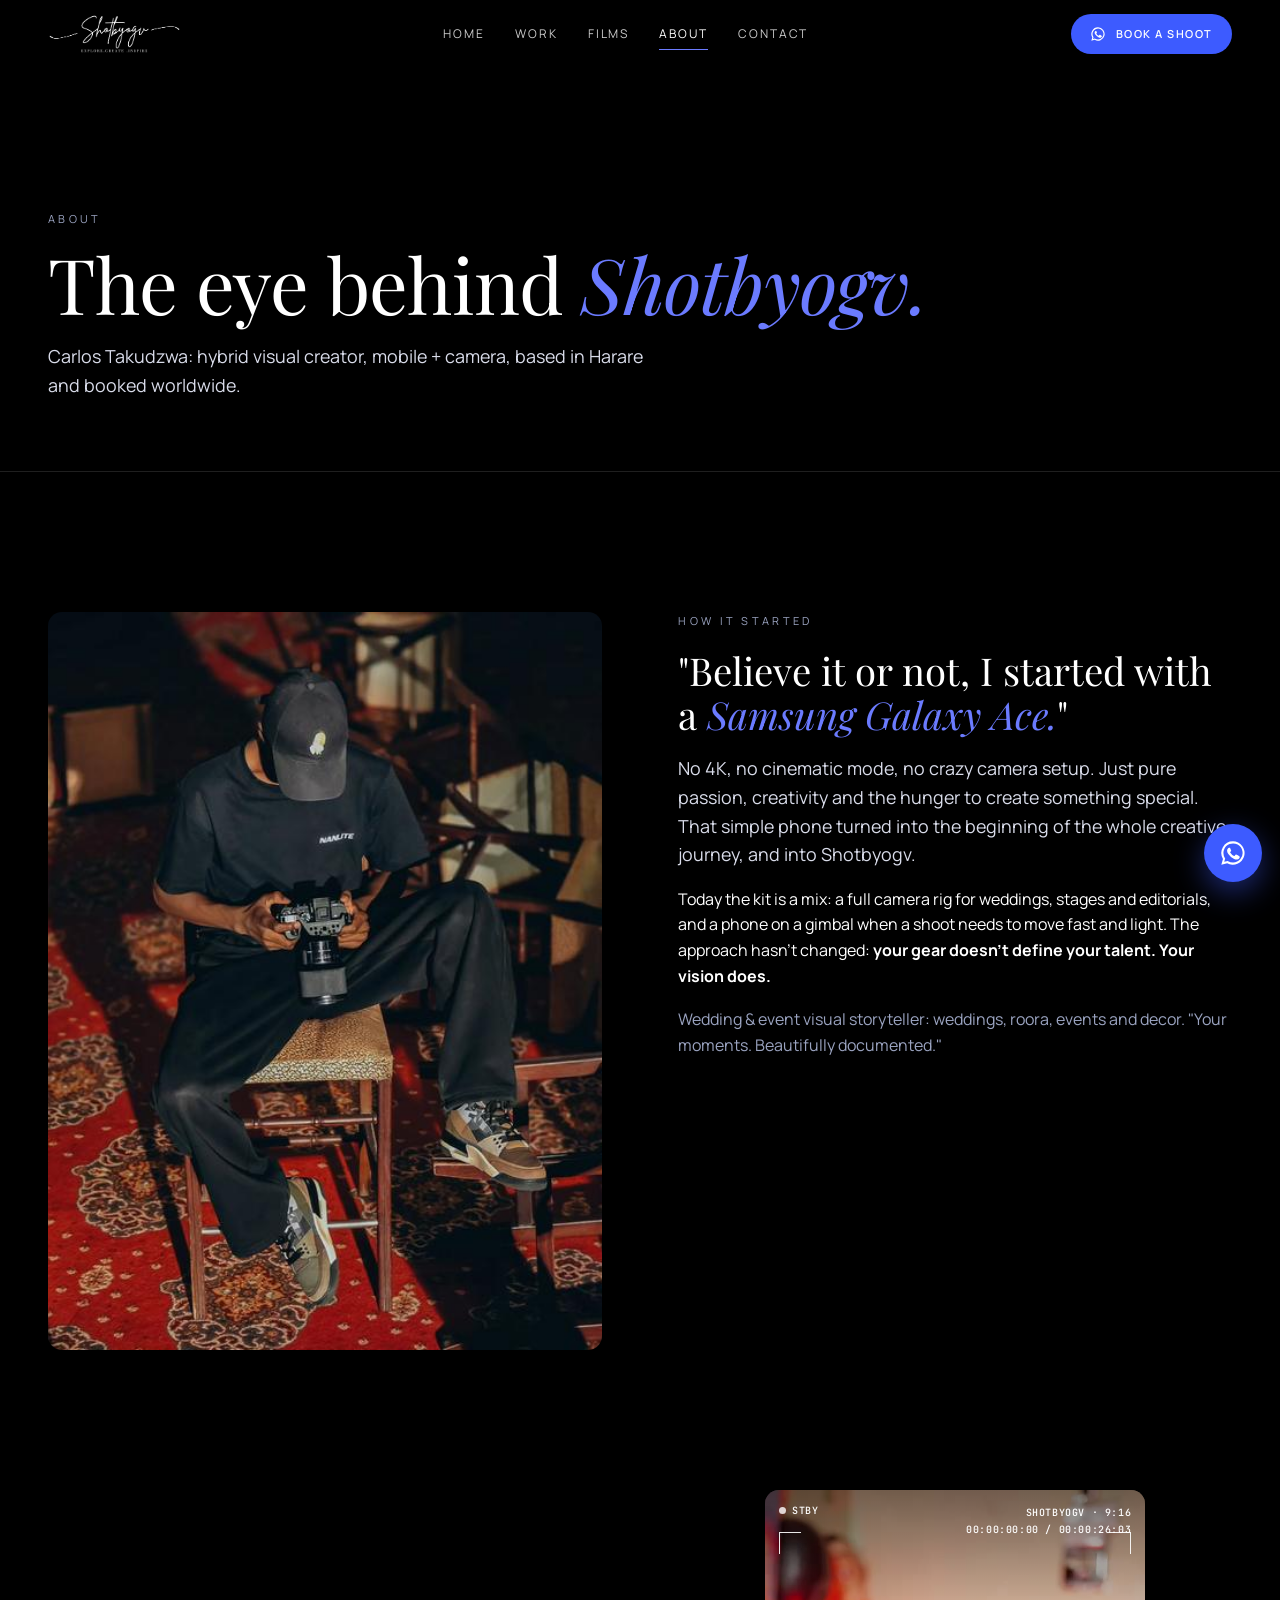
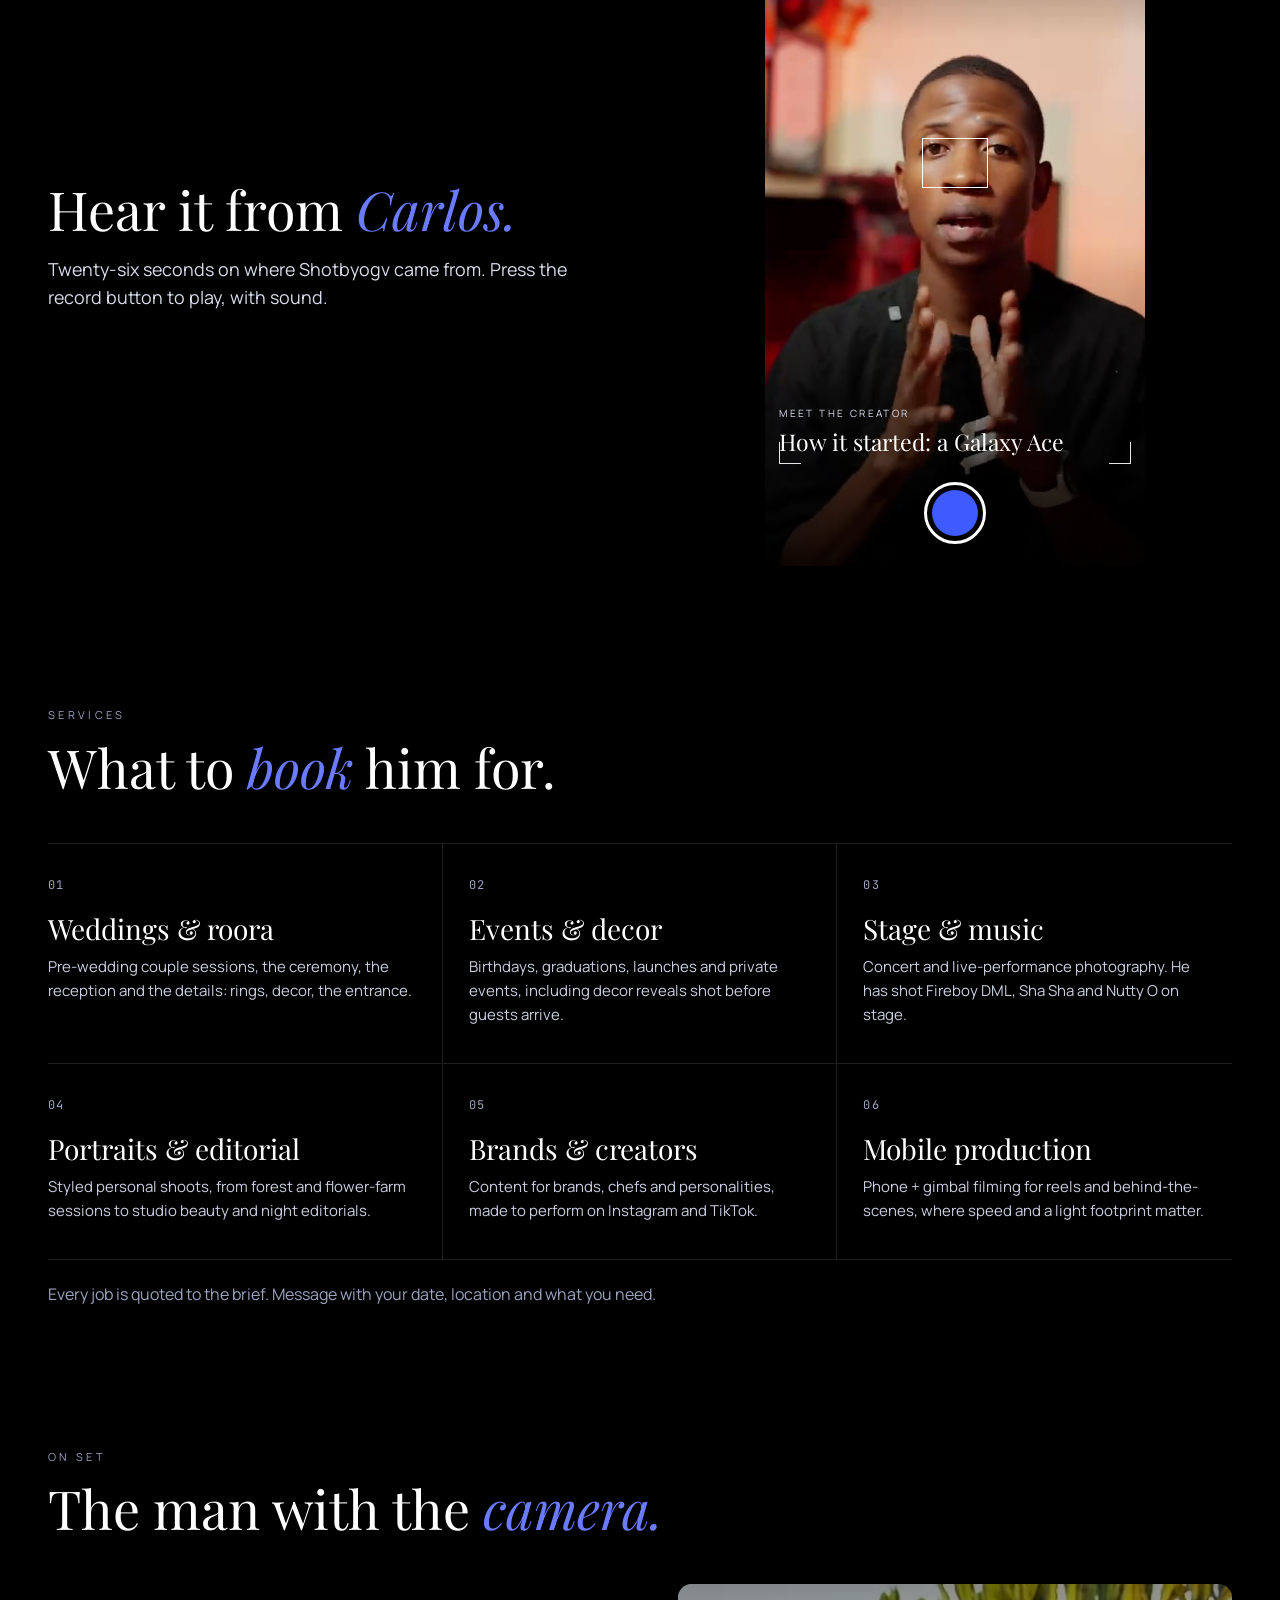
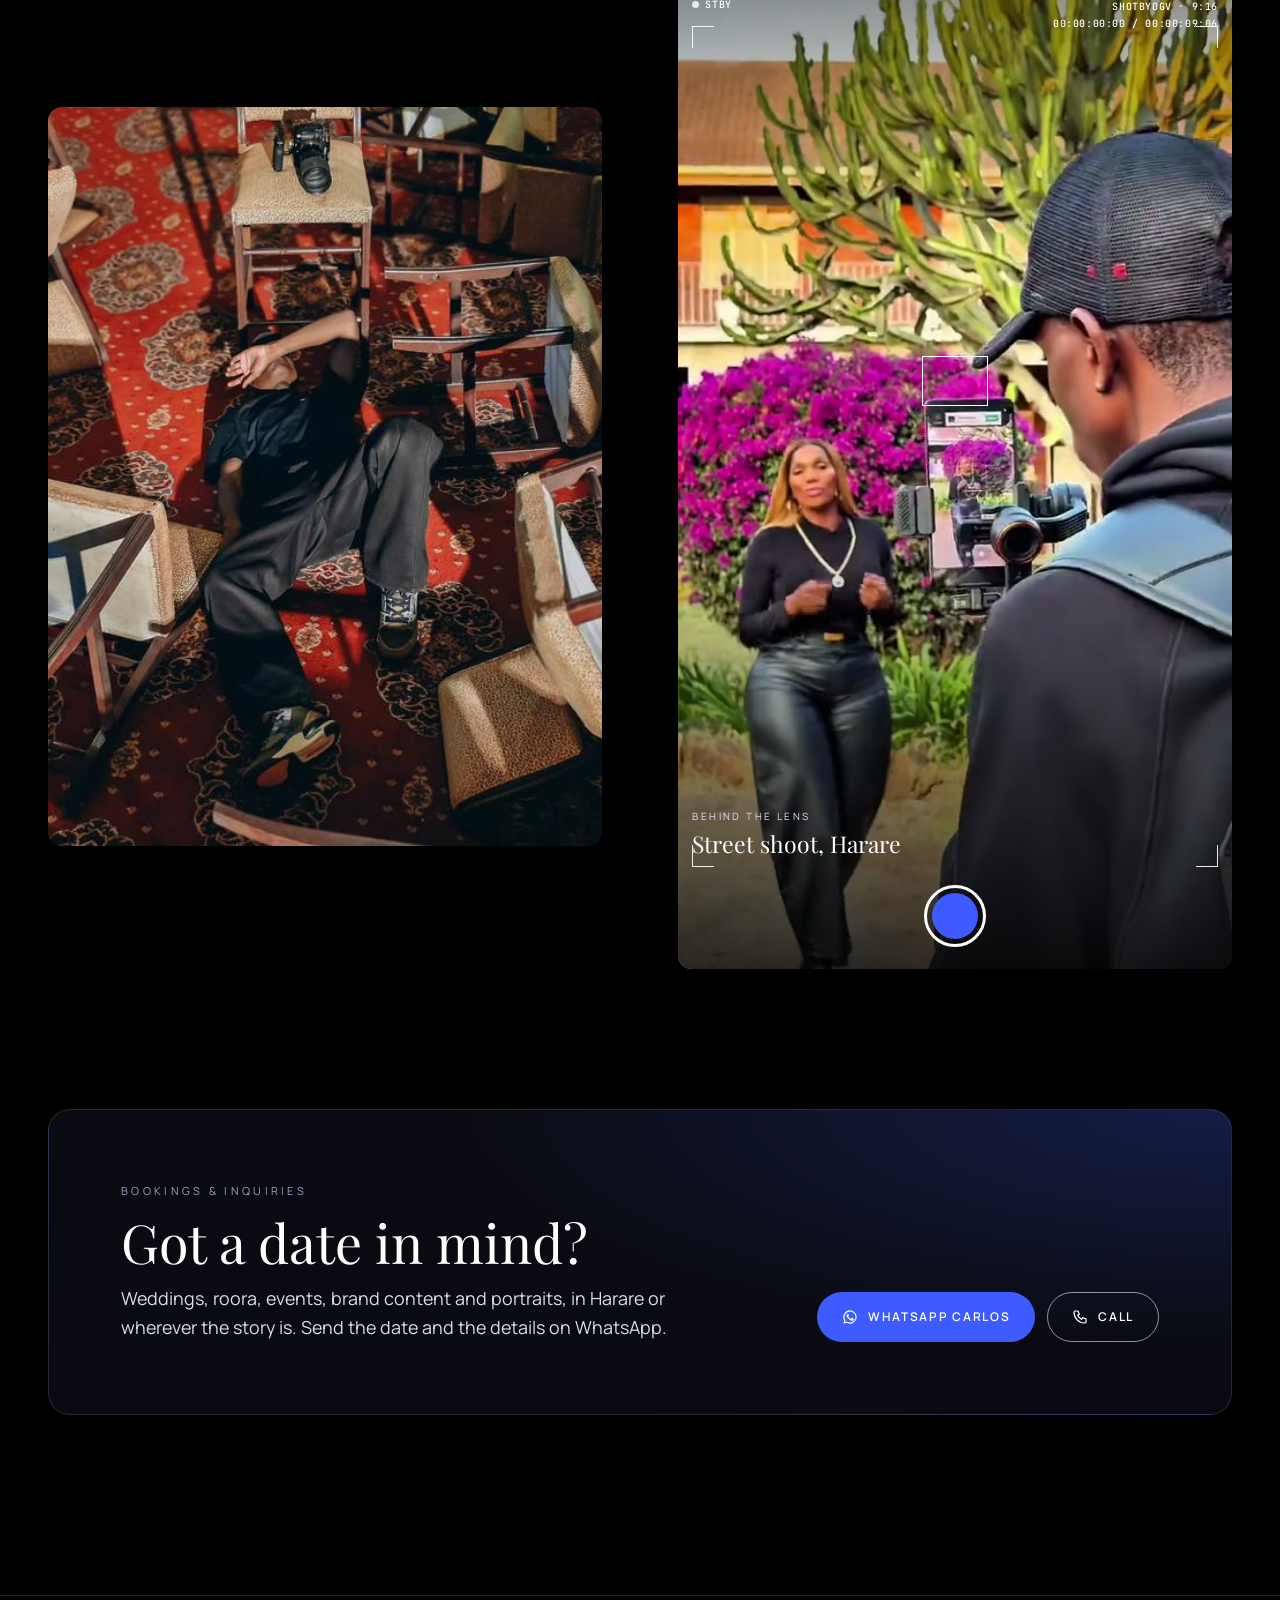
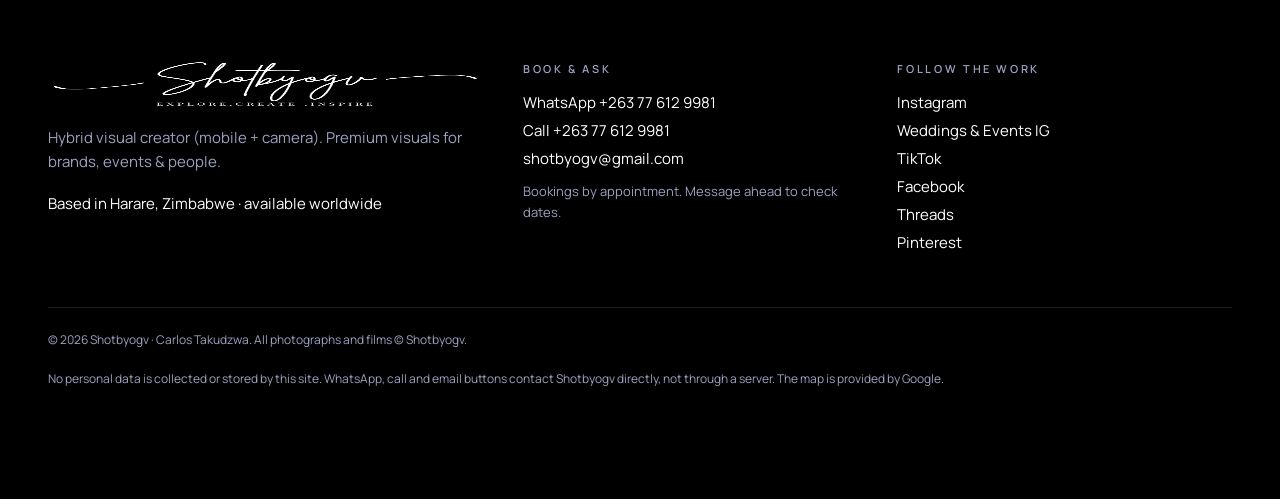
<file: about.html>
<!doctype html>
<html lang="en">
<head>
<meta charset="utf-8">
<meta name="viewport" content="width=device-width, initial-scale=1, viewport-fit=cover">
<title>About Carlos Takudzwa | Shotbyogv, Harare</title>
<meta name="description" content="Carlos Takudzwa is the hybrid visual creator behind Shotbyogv. He started on a Samsung Galaxy Ace and now shoots weddings, events, stages and brands on mobile and camera, from Harare.">
<meta name="theme-color" content="#000000">
<link rel="canonical" href="https://ignatius-kimeu.github.io/storyfront-shotbyogv/about.html">
<meta property="og:type" content="website">
<meta property="og:site_name" content="Shotbyogv">
<meta property="og:title" content="About Carlos Takudzwa | Shotbyogv, Harare">
<meta property="og:description" content="Carlos Takudzwa is the hybrid visual creator behind Shotbyogv. He started on a Samsung Galaxy Ace and now shoots weddings, events, stages and brands on mobile and camera, from Harare.">
<meta property="og:url" content="https://ignatius-kimeu.github.io/storyfront-shotbyogv/about.html">
<meta property="og:image" content="https://ignatius-kimeu.github.io/storyfront-shotbyogv/og-image.jpg">
<meta property="og:image:width" content="1200">
<meta property="og:image:height" content="630">
<meta property="og:image:alt" content="Shotbyogv logo beside a portrait of a smiling woman in an amber kimono">
<meta name="twitter:card" content="summary_large_image">
<meta name="twitter:title" content="About Carlos Takudzwa | Shotbyogv, Harare">
<meta name="twitter:description" content="Carlos Takudzwa is the hybrid visual creator behind Shotbyogv. He started on a Samsung Galaxy Ace and now shoots weddings, events, stages and brands on mobile and camera, from Harare.">
<meta name="twitter:image" content="https://ignatius-kimeu.github.io/storyfront-shotbyogv/og-image.jpg">
<link rel="icon" href="favicon.ico" sizes="any">
<link rel="icon" type="image/png" sizes="192x192" href="images/icon-192.png">
<link rel="apple-touch-icon" href="apple-touch-icon.png">
<link rel="preconnect" href="https://fonts.googleapis.com"><link rel="preconnect" href="https://fonts.gstatic.com" crossorigin>
<link href="https://fonts.googleapis.com/css2?family=Playfair+Display:ital,wght@0,400;0,500;1,400&family=Manrope:wght@400;500;600&family=JetBrains+Mono:wght@500&display=swap" rel="stylesheet">
<link rel="stylesheet" href="css/site.css">
</head>
<body>
<div class="splash" aria-hidden="true"><img src="images/logo-white.png" alt=""></div>
<a class="sr-only" href="#main">Skip to content</a>
<header class="site-header">
  <div class="bar">
    <a class="brand" href="index.html" aria-label="Shotbyogv home"><img src="images/logo-white.png" alt="Shotbyogv" width="723" height="217"></a>
    <nav class="nav" aria-label="Main"><a href="index.html">Home</a><a href="gallery.html">Work</a><a href="films.html">Films</a><a href="about.html" aria-current=page>About</a><a href="contact.html">Contact</a></nav>
    <a class="btn btn-primary btn-sm book" href="https://wa.me/263776129981?text=Hi%20Carlos%2C%20I%20found%20you%20through%20the%20Shotbyogv%20website%20and%20I%27d%20like%20to%20book%20a%20shoot.%0A%0AType%20of%20shoot%20%28wedding%20/%20roora%20/%20event%20/%20brand%20/%20portrait%29%3A%0ADate%3A%0ALocation%3A%0AAnything%20else%3A" target="_blank" rel="noopener"><svg viewBox="0 0 24 24" fill="currentColor" aria-hidden="true"><path d="M12 2a10 10 0 0 0-8.6 15.1L2 22l5-1.3A10 10 0 1 0 12 2Zm0 18.2a8.2 8.2 0 0 1-4.2-1.2l-.3-.2-3 .8.8-2.9-.2-.3A8.2 8.2 0 1 1 12 20.2Zm4.5-6.1c-.2-.1-1.5-.7-1.7-.8s-.4-.1-.6.1-.7.8-.8 1-.3.2-.5.1a6.7 6.7 0 0 1-3.3-2.9c-.3-.4.3-.4.8-1.3a.5.5 0 0 0 0-.5l-.8-1.8c-.2-.5-.4-.4-.6-.4h-.5a1 1 0 0 0-.7.3 3 3 0 0 0-.9 2.2 5.2 5.2 0 0 0 1.1 2.8 11.9 11.9 0 0 0 4.6 4c1.7.7 2.3.8 3.2.7a2.7 2.7 0 0 0 1.8-1.3 2.2 2.2 0 0 0 .1-1.3c0-.1-.2-.2-.4-.3Z"/></svg>Book a shoot</a>
    <button class="menu-btn" data-menu="open" aria-expanded="false" aria-controls="mpanel"><span class="mb-label">Menu</span><span class="mb-icon" aria-hidden="true"><i></i><i></i></span></button>
  </div>
</header>
<div class="mobile-panel" id="mpanel" role="dialog" aria-modal="true" aria-label="Menu" hidden>
  <div class="mp-glow" aria-hidden="true"></div>
  <div class="mp-top">
    <a href="index.html" class="mp-logo"><img src="images/logo-white.png" alt="Shotbyogv home" width="723" height="217"></a>
    <button class="menu-btn mp-close" data-menu="close"><span class="mb-label">Close</span><span class="mb-icon x" aria-hidden="true"><i></i><i></i></span></button>
  </div>
  <div class="mp-meta"><span class="mp-rec"></span>Menu · Harare | Worldwide</div>
  <nav class="mp-nav" aria-label="Mobile"><a class="mi" href="index.html" style="--i:0"><span class="mi-n">01</span><span class="mi-t"><span class="mi-l">Home</span><span class="mi-d">The lens</span></span><span class="mi-ph"><img src="images/thumbs/amber-kimono-2.jpg" alt="" loading="lazy" width="96" height="96"></span></a><a class="mi" href="gallery.html" style="--i:1"><span class="mi-n">02</span><span class="mi-t"><span class="mi-l">Work</span><span class="mi-d">44 frames</span></span><span class="mi-ph"><img src="images/thumbs/pokello-lv-denim.jpg" alt="" loading="lazy" width="96" height="96"></span></a><a class="mi" href="films.html" style="--i:2"><span class="mi-n">03</span><span class="mi-t"><span class="mi-l">Films</span><span class="mi-d">3 short films</span></span><span class="mi-ph"><img src="images/posters/meet-carlos.jpg" alt="" loading="lazy" width="96" height="96"></span></a><a class="mi" href="about.html" style="--i:3" aria-current=page><span class="mi-n">04</span><span class="mi-t"><span class="mi-l">About</span><span class="mi-d">Carlos's story</span></span><span class="mi-ph"><img src="images/thumbs/self-portrait-camera.jpg" alt="" loading="lazy" width="96" height="96"></span></a><a class="mi" href="contact.html" style="--i:4"><span class="mi-n">05</span><span class="mi-t"><span class="mi-l">Contact</span><span class="mi-d">Book a shoot</span></span><span class="mi-ph"><img src="images/thumbs/couple-shawl-1.jpg" alt="" loading="lazy" width="96" height="96"></span></a></nav>
  <div class="mp-foot">
    <div class="mp-ctas"><a class="btn btn-primary" href="https://wa.me/263776129981?text=Hi%20Carlos%2C%20I%20found%20you%20through%20the%20Shotbyogv%20website%20and%20I%27d%20like%20to%20book%20a%20shoot.%0A%0AType%20of%20shoot%20%28wedding%20/%20roora%20/%20event%20/%20brand%20/%20portrait%29%3A%0ADate%3A%0ALocation%3A%0AAnything%20else%3A" target="_blank" rel="noopener"><svg viewBox="0 0 24 24" fill="currentColor" aria-hidden="true"><path d="M12 2a10 10 0 0 0-8.6 15.1L2 22l5-1.3A10 10 0 1 0 12 2Zm0 18.2a8.2 8.2 0 0 1-4.2-1.2l-.3-.2-3 .8.8-2.9-.2-.3A8.2 8.2 0 1 1 12 20.2Zm4.5-6.1c-.2-.1-1.5-.7-1.7-.8s-.4-.1-.6.1-.7.8-.8 1-.3.2-.5.1a6.7 6.7 0 0 1-3.3-2.9c-.3-.4.3-.4.8-1.3a.5.5 0 0 0 0-.5l-.8-1.8c-.2-.5-.4-.4-.6-.4h-.5a1 1 0 0 0-.7.3 3 3 0 0 0-.9 2.2 5.2 5.2 0 0 0 1.1 2.8 11.9 11.9 0 0 0 4.6 4c1.7.7 2.3.8 3.2.7a2.7 2.7 0 0 0 1.8-1.3 2.2 2.2 0 0 0 .1-1.3c0-.1-.2-.2-.4-.3Z"/></svg>WhatsApp</a><a class="btn btn-ghost" href="tel:+263776129981"><svg viewBox="0 0 24 24" fill="none" stroke="currentColor" stroke-width="1.8" aria-hidden="true"><path d="M5 3h4l2 5-2.5 1.5a11 11 0 0 0 6 6L16 13l5 2v4a2 2 0 0 1-2 2A16 16 0 0 1 3 5a2 2 0 0 1 2-2Z"/></svg>Call</a></div>
    <div class="mp-social"><a href="https://www.instagram.com/shotbyogv/" target="_blank" rel="noopener">Instagram</a><a href="https://www.tiktok.com/@shotbyogv" target="_blank" rel="noopener">TikTok</a><a href="https://www.facebook.com/search/top?q=Shotbyogv" target="_blank" rel="noopener">Facebook</a></div>
  </div>
</div>
<main id="main">
<section class="page-hero"><div class="wrap">
  <div class="eyebrow rv">About</div>
  <h1 class="display rv">The eye behind <em>Shotbyogv.</em></h1>
  <p class="lede rv">Carlos Takudzwa: hybrid visual creator, mobile + camera, based in Harare and booked worldwide.</p>
</div></section>

<section class="section"><div class="wrap"><div class="split top">
  <div><button class="ph rv" type="button" data-lb data-lb-group="about" data-full="images/self-portrait-camera.jpg" data-title="Carlos Takudzwa" data-note="Self-portrait · the man behind Shotbyogv" aria-label="Open photo: Carlos Takudzwa"><img src="images/thumbs/self-portrait-camera.jpg" alt="Carlos seated among scattered chairs on a red patterned carpet, holding his camera" width="640" height="640" loading="lazy" decoding="async"></button></div>
  <div class="stack">
    <div class="eyebrow rv">How it started</div>
    <p class="quote rv" style="font-size:clamp(26px,3vw,40px)">"Believe it or not, I started with a <em>Samsung Galaxy Ace.</em>"</p>
    <p class="lede rv">No 4K, no cinematic mode, no crazy camera setup. Just pure passion, creativity and the hunger to create something special. That simple phone turned into the beginning of the whole creative journey, and into Shotbyogv.</p>
    <p class="rv">Today the kit is a mix: a full camera rig for weddings, stages and editorials, and a phone on a gimbal when a shoot needs to move fast and light. The approach hasn't changed: <strong>your gear doesn't define your talent. Your vision does.</strong></p>
    <p class="rv muted">Wedding &amp; event visual storyteller: weddings, roora, events and decor. "Your moments. Beautifully documented."</p>
  </div>
</div></div></section>

<section class="section" style="padding-top:0"><div class="wrap"><div class="split">
  <div class="stack">
    <div class="eyebrow rv">In his words</div>
    <h2 class="h2 rv">Hear it from <em>Carlos.</em></h2>
    <p class="lede rv">Twenty-six seconds on where Shotbyogv came from. Press the record button to play, with sound.</p>
  </div>
  <div style="max-width:380px;width:100%;justify-self:center"><div class="vf rv" data-src="videos/meet-carlos.mp4" tabindex="0" role="button" aria-label="Play video: How it started: a Galaxy Ace">
  <img class="poster" src="images/posters/meet-carlos.jpg" alt="Still from the video: Carlos on starting out with nothing but a Samsung Galaxy Ace, and why vision beats gear." loading="lazy" width="576" height="1024">
  <video playsinline preload="none" aria-label="How it started: a Galaxy Ace"></video>
  <div class="scrim"></div>
  <div class="hud" aria-hidden="true">
    <div class="tl"><span class="dot"></span><span class="state">STBY</span></div>
    <div class="tr">SHOTBYOGV · 9:16<br><span class="time">00:00:00:00</span> / 00:00:26:03</div>
    <div class="corner c1"></div><div class="corner c2"></div><div class="corner c3"></div><div class="corner c4"></div><div class="af"></div>
  </div>
  <div class="cap"><small>Meet the creator</small><b>How it started: a Galaxy Ace</b></div>
  <button class="ctl snd" type="button" aria-pressed="true" aria-label="Turn sound off"><svg class="on" viewBox="0 0 24 24" fill="none" stroke="#fff" stroke-width="1.8"><path d="M4 9h4l5-4v14l-5-4H4z"/><path d="M16.5 8.5a5 5 0 0 1 0 7M19 6a8.5 8.5 0 0 1 0 12"/></svg><svg class="off" viewBox="0 0 24 24" fill="none" stroke="#fff" stroke-width="1.8"><path d="M4 9h4l5-4v14l-5-4H4z"/><path d="M17 9l5 6M22 9l-5 6"/></svg></button>
  <span class="rec" aria-hidden="true"></span>
  <button class="ctl fs" type="button" aria-label="Full screen"><svg viewBox="0 0 24 24" fill="none" stroke="#fff" stroke-width="1.8"><path d="M4 9V4h5M20 9V4h-5M4 15v5h5M20 15v5h-5"/></svg></button>
  <div class="prog"></div>
</div></div>
</div></div></section>

<section class="section" style="padding-top:0"><div class="wrap">
  <div class="section-head"><div><div class="eyebrow rv">Services</div><h2 class="h2 rv">What to <em>book</em> him for.</h2></div></div>
  <div class="services">
    <div class="svc rv"><span class="index-num">01</span><h3 class="h3">Weddings &amp; roora</h3><p>Pre-wedding couple sessions, the ceremony, the reception and the details: rings, decor, the entrance.</p></div>
    <div class="svc rv rv-d1"><span class="index-num">02</span><h3 class="h3">Events &amp; decor</h3><p>Birthdays, graduations, launches and private events, including decor reveals shot before guests arrive.</p></div>
    <div class="svc rv rv-d2"><span class="index-num">03</span><h3 class="h3">Stage &amp; music</h3><p>Concert and live-performance photography. He has shot Fireboy DML, Sha Sha and Nutty O on stage.</p></div>
    <div class="svc rv"><span class="index-num">04</span><h3 class="h3">Portraits &amp; editorial</h3><p>Styled personal shoots, from forest and flower-farm sessions to studio beauty and night editorials.</p></div>
    <div class="svc rv rv-d1"><span class="index-num">05</span><h3 class="h3">Brands &amp; creators</h3><p>Content for brands, chefs and personalities, made to perform on Instagram and TikTok.</p></div>
    <div class="svc rv rv-d2"><span class="index-num">06</span><h3 class="h3">Mobile production</h3><p>Phone + gimbal filming for reels and behind-the-scenes, where speed and a light footprint matter.</p></div>
  </div>
  <!-- no public price list anywhere, so pricing is quote-on-request: ask Carlos before adding numbers -->
  <p class="muted rv" style="margin-top:22px">Every job is quoted to the brief. Message with your date, location and what you need.</p>
</div></section>

<section class="section" style="padding-top:0"><div class="wrap">
  <div class="section-head"><div><div class="eyebrow rv">On set</div><h2 class="h2 rv">The man with the <em>camera.</em></h2></div></div>
  <div class="split"><button class="ph rv" type="button" data-lb data-lb-group="about" data-full="images/self-portrait-chairs-1.jpg" data-title="Carlos Takudzwa" data-note="Self-portrait" aria-label="Open photo: Carlos Takudzwa"><img src="images/thumbs/self-portrait-chairs-1.jpg" alt="Carlos lying among overturned chairs on a red patterned carpet, arm over his face" width="640" height="640" loading="lazy" decoding="async"></button><div><div class="vf rv" data-src="videos/behind-the-lens-street.mp4" tabindex="0" role="button" aria-label="Play video: Street shoot, Harare">
  <img class="poster" src="images/posters/behind-the-lens-street.jpg" alt="Still from the video: Gimbal and phone rig on a street shoot in Harare: how the mobile side of Shotbyogv works." loading="lazy" width="576" height="1024">
  <video playsinline preload="none" aria-label="Street shoot, Harare"></video>
  <div class="scrim"></div>
  <div class="hud" aria-hidden="true">
    <div class="tl"><span class="dot"></span><span class="state">STBY</span></div>
    <div class="tr">SHOTBYOGV · 9:16<br><span class="time">00:00:00:00</span> / 00:00:09:06</div>
    <div class="corner c1"></div><div class="corner c2"></div><div class="corner c3"></div><div class="corner c4"></div><div class="af"></div>
  </div>
  <div class="cap"><small>Behind the lens</small><b>Street shoot, Harare</b></div>
  <button class="ctl snd" type="button" aria-pressed="true" aria-label="Turn sound off"><svg class="on" viewBox="0 0 24 24" fill="none" stroke="#fff" stroke-width="1.8"><path d="M4 9h4l5-4v14l-5-4H4z"/><path d="M16.5 8.5a5 5 0 0 1 0 7M19 6a8.5 8.5 0 0 1 0 12"/></svg><svg class="off" viewBox="0 0 24 24" fill="none" stroke="#fff" stroke-width="1.8"><path d="M4 9h4l5-4v14l-5-4H4z"/><path d="M17 9l5 6M22 9l-5 6"/></svg></button>
  <span class="rec" aria-hidden="true"></span>
  <button class="ctl fs" type="button" aria-label="Full screen"><svg viewBox="0 0 24 24" fill="none" stroke="#fff" stroke-width="1.8"><path d="M4 9V4h5M20 9V4h-5M4 15v5h5M20 15v5h-5"/></svg></button>
  <div class="prog"></div>
</div></div></div>
</div></section>
<section class="section" style="padding-top:0"><div class="wrap"><div class="cta-band rv">
  <div><div class="eyebrow">Bookings &amp; inquiries</div><h2 class="h2" style="margin-top:14px">Got a date in mind?</h2><p class="lede" style="margin-top:14px">Weddings, roora, events, brand content and portraits, in Harare or wherever the story is. Send the date and the details on WhatsApp.</p></div>
  <div class="actions"><a class="btn btn-primary" href="https://wa.me/263776129981?text=Hi%20Carlos%2C%20I%20found%20you%20through%20the%20Shotbyogv%20website%20and%20I%27d%20like%20to%20book%20a%20shoot.%0A%0AType%20of%20shoot%20%28wedding%20/%20roora%20/%20event%20/%20brand%20/%20portrait%29%3A%0ADate%3A%0ALocation%3A%0AAnything%20else%3A" target="_blank" rel="noopener"><svg viewBox="0 0 24 24" fill="currentColor" aria-hidden="true"><path d="M12 2a10 10 0 0 0-8.6 15.1L2 22l5-1.3A10 10 0 1 0 12 2Zm0 18.2a8.2 8.2 0 0 1-4.2-1.2l-.3-.2-3 .8.8-2.9-.2-.3A8.2 8.2 0 1 1 12 20.2Zm4.5-6.1c-.2-.1-1.5-.7-1.7-.8s-.4-.1-.6.1-.7.8-.8 1-.3.2-.5.1a6.7 6.7 0 0 1-3.3-2.9c-.3-.4.3-.4.8-1.3a.5.5 0 0 0 0-.5l-.8-1.8c-.2-.5-.4-.4-.6-.4h-.5a1 1 0 0 0-.7.3 3 3 0 0 0-.9 2.2 5.2 5.2 0 0 0 1.1 2.8 11.9 11.9 0 0 0 4.6 4c1.7.7 2.3.8 3.2.7a2.7 2.7 0 0 0 1.8-1.3 2.2 2.2 0 0 0 .1-1.3c0-.1-.2-.2-.4-.3Z"/></svg>WhatsApp Carlos</a><a class="btn btn-ghost" href="tel:+263776129981"><svg viewBox="0 0 24 24" fill="none" stroke="currentColor" stroke-width="1.8" aria-hidden="true"><path d="M5 3h4l2 5-2.5 1.5a11 11 0 0 0 6 6L16 13l5 2v4a2 2 0 0 1-2 2A16 16 0 0 1 3 5a2 2 0 0 1 2-2Z"/></svg>Call</a></div>
</div></div></section>
</main>
<footer class="site-footer">
  <div class="wrap">
    <div class="foot">
      <div class="stack">
        <img src="images/logo-white.png" alt="Shotbyogv, Explore. Create. Inspire." width="723" height="217">
        <p class="muted">Hybrid visual creator (mobile + camera). Premium visuals for brands, events &amp; people.</p>
        <p>Based in Harare, Zimbabwe · available worldwide</p>
      </div>
      <div>
        <h4>Book &amp; ask</h4>
        <a href="https://wa.me/263776129981?text=Hi%20Carlos%2C%20I%20found%20you%20through%20the%20Shotbyogv%20website%20and%20I%27d%20like%20to%20book%20a%20shoot.%0A%0AType%20of%20shoot%20%28wedding%20/%20roora%20/%20event%20/%20brand%20/%20portrait%29%3A%0ADate%3A%0ALocation%3A%0AAnything%20else%3A" target="_blank" rel="noopener">WhatsApp +263 77 612 9981</a>
        <a href="tel:+263776129981">Call +263 77 612 9981</a>
        <a href="mailto:shotbyogv@gmail.com">shotbyogv@gmail.com</a>
        <p class="muted" style="margin-top:10px;font-size:13px">Bookings by appointment. Message ahead to check dates.</p>
      </div>
      <div>
        <h4>Follow the work</h4>
        <a href="https://www.instagram.com/shotbyogv/" target="_blank" rel="noopener">Instagram</a><a href="https://www.instagram.com/shotbyogv.events/" target="_blank" rel="noopener">Weddings & Events IG</a><a href="https://www.tiktok.com/@shotbyogv" target="_blank" rel="noopener">TikTok</a><a href="https://www.facebook.com/search/top?q=Shotbyogv" target="_blank" rel="noopener">Facebook</a><a href="https://www.threads.net/@shotbyogv" target="_blank" rel="noopener">Threads</a><a href="https://pin.it/2QnkyhbTO" target="_blank" rel="noopener">Pinterest</a>
      </div>
    </div>
    <div class="legal">
      <span>© <span id="year">2026</span> Shotbyogv · Carlos Takudzwa. All photographs and films © Shotbyogv.</span>
      <span>No personal data is collected or stored by this site. WhatsApp, call and email buttons contact Shotbyogv directly, not through a server. The map is provided by Google.</span>
    </div>
  </div>
</footer>
<a class="wa-float" href="https://wa.me/263776129981?text=Hi%20Carlos%2C%20I%20found%20you%20through%20the%20Shotbyogv%20website%20and%20I%27d%20like%20to%20book%20a%20shoot.%0A%0AType%20of%20shoot%20%28wedding%20/%20roora%20/%20event%20/%20brand%20/%20portrait%29%3A%0ADate%3A%0ALocation%3A%0AAnything%20else%3A" target="_blank" rel="noopener" aria-label="Chat with Shotbyogv on WhatsApp"><svg viewBox="0 0 24 24" fill="#fff" aria-hidden="true"><path d="M12 2a10 10 0 0 0-8.6 15.1L2 22l5-1.3A10 10 0 1 0 12 2Zm0 18.2a8.2 8.2 0 0 1-4.2-1.2l-.3-.2-3 .8.8-2.9-.2-.3A8.2 8.2 0 1 1 12 20.2Zm4.5-6.1c-.2-.1-1.5-.7-1.7-.8s-.4-.1-.6.1-.7.8-.8 1-.3.2-.5.1a6.7 6.7 0 0 1-3.3-2.9c-.3-.4.3-.4.8-1.3a.5.5 0 0 0 0-.5l-.8-1.8c-.2-.5-.4-.4-.6-.4h-.5a1 1 0 0 0-.7.3 3 3 0 0 0-.9 2.2 5.2 5.2 0 0 0 1.1 2.8 11.9 11.9 0 0 0 4.6 4c1.7.7 2.3.8 3.2.7a2.7 2.7 0 0 0 1.8-1.3 2.2 2.2 0 0 0 .1-1.3c0-.1-.2-.2-.4-.3Z"/></svg></a>
<div class="lb" role="dialog" aria-modal="true" aria-label="Photo viewer">
  <div class="lb-top"><span class="count">01 / 01</span><button class="x" aria-label="Close viewer"><svg viewBox="0 0 24 24" fill="none" stroke="currentColor" stroke-width="1.8" aria-hidden="true"><path d="M6 6l12 12M18 6 6 18"/></svg></button></div>
  <div class="lb-stage"><button class="prev" aria-label="Previous photo"><svg viewBox="0 0 24 24" fill="none" stroke="currentColor" stroke-width="1.8" aria-hidden="true"><path d="M15 5l-7 7 7 7"/></svg></button><img alt=""><button class="next" aria-label="Next photo"><svg viewBox="0 0 24 24" fill="none" stroke="currentColor" stroke-width="1.8" aria-hidden="true"><path d="M9 5l7 7-7 7"/></svg></button></div>
  <div class="lb-cap"><b></b><span></span></div>
</div>
<script src="js/site.js" defer></script>
</body>
</html>
</file>
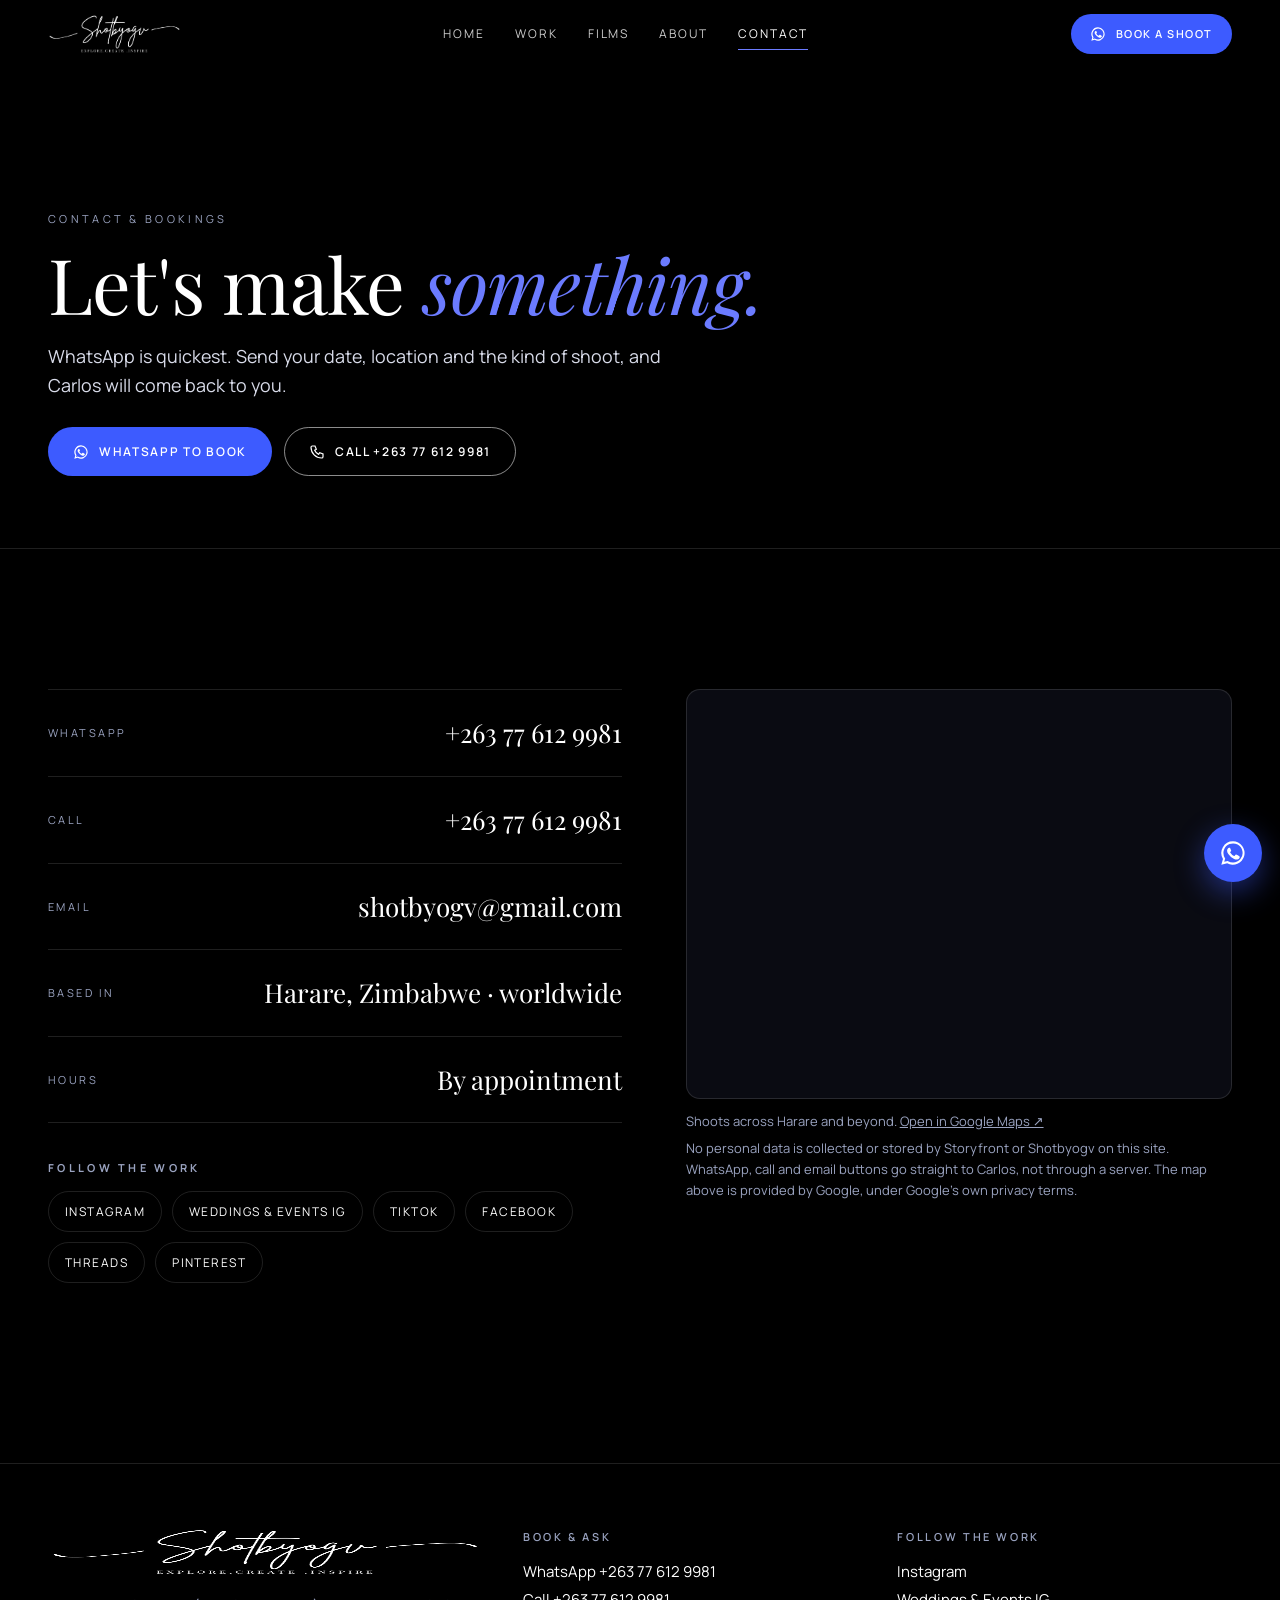
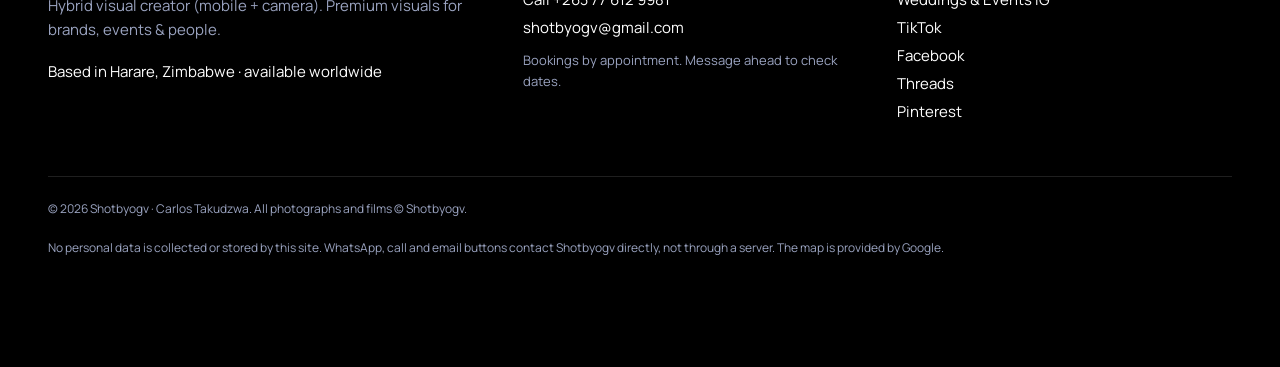
<file: contact.html>
<!doctype html>
<html lang="en">
<head>
<meta charset="utf-8">
<meta name="viewport" content="width=device-width, initial-scale=1, viewport-fit=cover">
<title>Contact &amp; Bookings | Shotbyogv, Harare, Zimbabwe</title>
<meta name="description" content="Book Shotbyogv for weddings, roora, events, brand content and portraits. WhatsApp or call +263 77 612 9981, or email shotbyogv@gmail.com. Based in Harare, available worldwide.">
<meta name="theme-color" content="#000000">
<link rel="canonical" href="https://ignatius-kimeu.github.io/storyfront-shotbyogv/contact.html">
<meta property="og:type" content="website">
<meta property="og:site_name" content="Shotbyogv">
<meta property="og:title" content="Contact &amp; Bookings | Shotbyogv, Harare, Zimbabwe">
<meta property="og:description" content="Book Shotbyogv for weddings, roora, events, brand content and portraits. WhatsApp or call +263 77 612 9981, or email shotbyogv@gmail.com. Based in Harare, available worldwide.">
<meta property="og:url" content="https://ignatius-kimeu.github.io/storyfront-shotbyogv/contact.html">
<meta property="og:image" content="https://ignatius-kimeu.github.io/storyfront-shotbyogv/og-image.jpg">
<meta property="og:image:width" content="1200">
<meta property="og:image:height" content="630">
<meta property="og:image:alt" content="Shotbyogv logo beside a portrait of a smiling woman in an amber kimono">
<meta name="twitter:card" content="summary_large_image">
<meta name="twitter:title" content="Contact &amp; Bookings | Shotbyogv, Harare, Zimbabwe">
<meta name="twitter:description" content="Book Shotbyogv for weddings, roora, events, brand content and portraits. WhatsApp or call +263 77 612 9981, or email shotbyogv@gmail.com. Based in Harare, available worldwide.">
<meta name="twitter:image" content="https://ignatius-kimeu.github.io/storyfront-shotbyogv/og-image.jpg">
<link rel="icon" href="favicon.ico" sizes="any">
<link rel="icon" type="image/png" sizes="192x192" href="images/icon-192.png">
<link rel="apple-touch-icon" href="apple-touch-icon.png">
<link rel="preconnect" href="https://fonts.googleapis.com"><link rel="preconnect" href="https://fonts.gstatic.com" crossorigin>
<link href="https://fonts.googleapis.com/css2?family=Playfair+Display:ital,wght@0,400;0,500;1,400&family=Manrope:wght@400;500;600&family=JetBrains+Mono:wght@500&display=swap" rel="stylesheet">
<link rel="stylesheet" href="css/site.css">
</head>
<body>
<div class="splash" aria-hidden="true"><img src="images/logo-white.png" alt=""></div>
<a class="sr-only" href="#main">Skip to content</a>
<header class="site-header">
  <div class="bar">
    <a class="brand" href="index.html" aria-label="Shotbyogv home"><img src="images/logo-white.png" alt="Shotbyogv" width="723" height="217"></a>
    <nav class="nav" aria-label="Main"><a href="index.html">Home</a><a href="gallery.html">Work</a><a href="films.html">Films</a><a href="about.html">About</a><a href="contact.html" aria-current=page>Contact</a></nav>
    <a class="btn btn-primary btn-sm book" href="https://wa.me/263776129981?text=Hi%20Carlos%2C%20I%20found%20you%20through%20the%20Shotbyogv%20website%20and%20I%27d%20like%20to%20book%20a%20shoot.%0A%0AType%20of%20shoot%20%28wedding%20/%20roora%20/%20event%20/%20brand%20/%20portrait%29%3A%0ADate%3A%0ALocation%3A%0AAnything%20else%3A" target="_blank" rel="noopener"><svg viewBox="0 0 24 24" fill="currentColor" aria-hidden="true"><path d="M12 2a10 10 0 0 0-8.6 15.1L2 22l5-1.3A10 10 0 1 0 12 2Zm0 18.2a8.2 8.2 0 0 1-4.2-1.2l-.3-.2-3 .8.8-2.9-.2-.3A8.2 8.2 0 1 1 12 20.2Zm4.5-6.1c-.2-.1-1.5-.7-1.7-.8s-.4-.1-.6.1-.7.8-.8 1-.3.2-.5.1a6.7 6.7 0 0 1-3.3-2.9c-.3-.4.3-.4.8-1.3a.5.5 0 0 0 0-.5l-.8-1.8c-.2-.5-.4-.4-.6-.4h-.5a1 1 0 0 0-.7.3 3 3 0 0 0-.9 2.2 5.2 5.2 0 0 0 1.1 2.8 11.9 11.9 0 0 0 4.6 4c1.7.7 2.3.8 3.2.7a2.7 2.7 0 0 0 1.8-1.3 2.2 2.2 0 0 0 .1-1.3c0-.1-.2-.2-.4-.3Z"/></svg>Book a shoot</a>
    <button class="menu-btn" data-menu="open" aria-expanded="false" aria-controls="mpanel"><span class="mb-label">Menu</span><span class="mb-icon" aria-hidden="true"><i></i><i></i></span></button>
  </div>
</header>
<div class="mobile-panel" id="mpanel" role="dialog" aria-modal="true" aria-label="Menu" hidden>
  <div class="mp-glow" aria-hidden="true"></div>
  <div class="mp-top">
    <a href="index.html" class="mp-logo"><img src="images/logo-white.png" alt="Shotbyogv home" width="723" height="217"></a>
    <button class="menu-btn mp-close" data-menu="close"><span class="mb-label">Close</span><span class="mb-icon x" aria-hidden="true"><i></i><i></i></span></button>
  </div>
  <div class="mp-meta"><span class="mp-rec"></span>Menu · Harare | Worldwide</div>
  <nav class="mp-nav" aria-label="Mobile"><a class="mi" href="index.html" style="--i:0"><span class="mi-n">01</span><span class="mi-t"><span class="mi-l">Home</span><span class="mi-d">The lens</span></span><span class="mi-ph"><img src="images/thumbs/amber-kimono-2.jpg" alt="" loading="lazy" width="96" height="96"></span></a><a class="mi" href="gallery.html" style="--i:1"><span class="mi-n">02</span><span class="mi-t"><span class="mi-l">Work</span><span class="mi-d">44 frames</span></span><span class="mi-ph"><img src="images/thumbs/pokello-lv-denim.jpg" alt="" loading="lazy" width="96" height="96"></span></a><a class="mi" href="films.html" style="--i:2"><span class="mi-n">03</span><span class="mi-t"><span class="mi-l">Films</span><span class="mi-d">3 short films</span></span><span class="mi-ph"><img src="images/posters/meet-carlos.jpg" alt="" loading="lazy" width="96" height="96"></span></a><a class="mi" href="about.html" style="--i:3"><span class="mi-n">04</span><span class="mi-t"><span class="mi-l">About</span><span class="mi-d">Carlos's story</span></span><span class="mi-ph"><img src="images/thumbs/self-portrait-camera.jpg" alt="" loading="lazy" width="96" height="96"></span></a><a class="mi" href="contact.html" style="--i:4" aria-current=page><span class="mi-n">05</span><span class="mi-t"><span class="mi-l">Contact</span><span class="mi-d">Book a shoot</span></span><span class="mi-ph"><img src="images/thumbs/couple-shawl-1.jpg" alt="" loading="lazy" width="96" height="96"></span></a></nav>
  <div class="mp-foot">
    <div class="mp-ctas"><a class="btn btn-primary" href="https://wa.me/263776129981?text=Hi%20Carlos%2C%20I%20found%20you%20through%20the%20Shotbyogv%20website%20and%20I%27d%20like%20to%20book%20a%20shoot.%0A%0AType%20of%20shoot%20%28wedding%20/%20roora%20/%20event%20/%20brand%20/%20portrait%29%3A%0ADate%3A%0ALocation%3A%0AAnything%20else%3A" target="_blank" rel="noopener"><svg viewBox="0 0 24 24" fill="currentColor" aria-hidden="true"><path d="M12 2a10 10 0 0 0-8.6 15.1L2 22l5-1.3A10 10 0 1 0 12 2Zm0 18.2a8.2 8.2 0 0 1-4.2-1.2l-.3-.2-3 .8.8-2.9-.2-.3A8.2 8.2 0 1 1 12 20.2Zm4.5-6.1c-.2-.1-1.5-.7-1.7-.8s-.4-.1-.6.1-.7.8-.8 1-.3.2-.5.1a6.7 6.7 0 0 1-3.3-2.9c-.3-.4.3-.4.8-1.3a.5.5 0 0 0 0-.5l-.8-1.8c-.2-.5-.4-.4-.6-.4h-.5a1 1 0 0 0-.7.3 3 3 0 0 0-.9 2.2 5.2 5.2 0 0 0 1.1 2.8 11.9 11.9 0 0 0 4.6 4c1.7.7 2.3.8 3.2.7a2.7 2.7 0 0 0 1.8-1.3 2.2 2.2 0 0 0 .1-1.3c0-.1-.2-.2-.4-.3Z"/></svg>WhatsApp</a><a class="btn btn-ghost" href="tel:+263776129981"><svg viewBox="0 0 24 24" fill="none" stroke="currentColor" stroke-width="1.8" aria-hidden="true"><path d="M5 3h4l2 5-2.5 1.5a11 11 0 0 0 6 6L16 13l5 2v4a2 2 0 0 1-2 2A16 16 0 0 1 3 5a2 2 0 0 1 2-2Z"/></svg>Call</a></div>
    <div class="mp-social"><a href="https://www.instagram.com/shotbyogv/" target="_blank" rel="noopener">Instagram</a><a href="https://www.tiktok.com/@shotbyogv" target="_blank" rel="noopener">TikTok</a><a href="https://www.facebook.com/search/top?q=Shotbyogv" target="_blank" rel="noopener">Facebook</a></div>
  </div>
</div>
<main id="main">
<section class="page-hero"><div class="wrap">
  <div class="eyebrow rv">Contact &amp; bookings</div>
  <h1 class="display rv">Let's make <em>something.</em></h1>
  <p class="lede rv">WhatsApp is quickest. Send your date, location and the kind of shoot, and Carlos will come back to you.</p>
  <div class="rv" style="display:flex;gap:12px;flex-wrap:wrap;margin-top:28px"><a class="btn btn-primary" href="https://wa.me/263776129981?text=Hi%20Carlos%2C%20I%20found%20you%20through%20the%20Shotbyogv%20website%20and%20I%27d%20like%20to%20book%20a%20shoot.%0A%0AType%20of%20shoot%20%28wedding%20/%20roora%20/%20event%20/%20brand%20/%20portrait%29%3A%0ADate%3A%0ALocation%3A%0AAnything%20else%3A" target="_blank" rel="noopener"><svg viewBox="0 0 24 24" fill="currentColor" aria-hidden="true"><path d="M12 2a10 10 0 0 0-8.6 15.1L2 22l5-1.3A10 10 0 1 0 12 2Zm0 18.2a8.2 8.2 0 0 1-4.2-1.2l-.3-.2-3 .8.8-2.9-.2-.3A8.2 8.2 0 1 1 12 20.2Zm4.5-6.1c-.2-.1-1.5-.7-1.7-.8s-.4-.1-.6.1-.7.8-.8 1-.3.2-.5.1a6.7 6.7 0 0 1-3.3-2.9c-.3-.4.3-.4.8-1.3a.5.5 0 0 0 0-.5l-.8-1.8c-.2-.5-.4-.4-.6-.4h-.5a1 1 0 0 0-.7.3 3 3 0 0 0-.9 2.2 5.2 5.2 0 0 0 1.1 2.8 11.9 11.9 0 0 0 4.6 4c1.7.7 2.3.8 3.2.7a2.7 2.7 0 0 0 1.8-1.3 2.2 2.2 0 0 0 .1-1.3c0-.1-.2-.2-.4-.3Z"/></svg>WhatsApp to book</a><a class="btn btn-ghost" href="tel:+263776129981"><svg viewBox="0 0 24 24" fill="none" stroke="currentColor" stroke-width="1.8" aria-hidden="true"><path d="M5 3h4l2 5-2.5 1.5a11 11 0 0 0 6 6L16 13l5 2v4a2 2 0 0 1-2 2A16 16 0 0 1 3 5a2 2 0 0 1 2-2Z"/></svg>Call +263 77 612 9981</a></div>
</div></section>
<section class="section"><div class="wrap"><div class="contact-grid">
  <div>
    <div class="c-list rv">
      <a class="c-row" href="https://wa.me/263776129981?text=Hi%20Carlos%2C%20I%20found%20you%20through%20the%20Shotbyogv%20website%20and%20I%27d%20like%20to%20book%20a%20shoot.%0A%0AType%20of%20shoot%20%28wedding%20/%20roora%20/%20event%20/%20brand%20/%20portrait%29%3A%0ADate%3A%0ALocation%3A%0AAnything%20else%3A" target="_blank" rel="noopener"><span>WhatsApp</span><b>+263 77 612 9981</b></a>
      <a class="c-row" href="tel:+263776129981"><span>Call</span><b>+263 77 612 9981</b></a>
      <a class="c-row" href="mailto:shotbyogv@gmail.com"><span>Email</span><b>shotbyogv@gmail.com</b></a>
      <div class="c-row"><span>Based in</span><b>Harare, Zimbabwe · worldwide</b></div>
      <!-- no published hours anywhere (no Google listing either), so we say "by appointment" rather than invent opening times -->
      <div class="c-row"><span>Hours</span><b>By appointment</b></div>
    </div>
    <h2 class="eyebrow rv" style="margin:36px 0 14px">Follow the work</h2>
    <div class="socials rv"><a href="https://www.instagram.com/shotbyogv/" target="_blank" rel="noopener">Instagram</a><a href="https://www.instagram.com/shotbyogv.events/" target="_blank" rel="noopener">Weddings & Events IG</a><a href="https://www.tiktok.com/@shotbyogv" target="_blank" rel="noopener">TikTok</a><a href="https://www.facebook.com/search/top?q=Shotbyogv" target="_blank" rel="noopener">Facebook</a><a href="https://www.threads.net/@shotbyogv" target="_blank" rel="noopener">Threads</a><a href="https://pin.it/2QnkyhbTO" target="_blank" rel="noopener">Pinterest</a></div>
  </div>
  <div class="rv">
    <!-- no Google Business listing or studio address exists, so this is a Harare service-area map (keyless embed, no API key involved) -->
    <div class="map"><iframe title="Map of Harare, Zimbabwe, where Shotbyogv is based" src="https://www.google.com/maps/embed?origin=mfe&amp;pb=!1m3!2m1!1sHarare,+Zimbabwe!6i11" loading="lazy" referrerpolicy="no-referrer-when-downgrade" allowfullscreen></iframe></div>
    <p class="muted" style="margin-top:12px;font-size:13px">Shoots across Harare and beyond. <a href="https://www.google.com/maps/search/?api=1&amp;query=Harare%2C+Zimbabwe" target="_blank" rel="noopener">Open in Google Maps ↗</a></p>
    <p class="muted" style="margin-top:6px;font-size:13px">No personal data is collected or stored by Storyfront or Shotbyogv on this site. WhatsApp, call and email buttons go straight to Carlos, not through a server. The map above is provided by Google, under Google's own privacy terms.</p>
  </div>
</div></div></section>
</main>
<footer class="site-footer">
  <div class="wrap">
    <div class="foot">
      <div class="stack">
        <img src="images/logo-white.png" alt="Shotbyogv, Explore. Create. Inspire." width="723" height="217">
        <p class="muted">Hybrid visual creator (mobile + camera). Premium visuals for brands, events &amp; people.</p>
        <p>Based in Harare, Zimbabwe · available worldwide</p>
      </div>
      <div>
        <h4>Book &amp; ask</h4>
        <a href="https://wa.me/263776129981?text=Hi%20Carlos%2C%20I%20found%20you%20through%20the%20Shotbyogv%20website%20and%20I%27d%20like%20to%20book%20a%20shoot.%0A%0AType%20of%20shoot%20%28wedding%20/%20roora%20/%20event%20/%20brand%20/%20portrait%29%3A%0ADate%3A%0ALocation%3A%0AAnything%20else%3A" target="_blank" rel="noopener">WhatsApp +263 77 612 9981</a>
        <a href="tel:+263776129981">Call +263 77 612 9981</a>
        <a href="mailto:shotbyogv@gmail.com">shotbyogv@gmail.com</a>
        <p class="muted" style="margin-top:10px;font-size:13px">Bookings by appointment. Message ahead to check dates.</p>
      </div>
      <div>
        <h4>Follow the work</h4>
        <a href="https://www.instagram.com/shotbyogv/" target="_blank" rel="noopener">Instagram</a><a href="https://www.instagram.com/shotbyogv.events/" target="_blank" rel="noopener">Weddings & Events IG</a><a href="https://www.tiktok.com/@shotbyogv" target="_blank" rel="noopener">TikTok</a><a href="https://www.facebook.com/search/top?q=Shotbyogv" target="_blank" rel="noopener">Facebook</a><a href="https://www.threads.net/@shotbyogv" target="_blank" rel="noopener">Threads</a><a href="https://pin.it/2QnkyhbTO" target="_blank" rel="noopener">Pinterest</a>
      </div>
    </div>
    <div class="legal">
      <span>© <span id="year">2026</span> Shotbyogv · Carlos Takudzwa. All photographs and films © Shotbyogv.</span>
      <span>No personal data is collected or stored by this site. WhatsApp, call and email buttons contact Shotbyogv directly, not through a server. The map is provided by Google.</span>
    </div>
  </div>
</footer>
<a class="wa-float" href="https://wa.me/263776129981?text=Hi%20Carlos%2C%20I%20found%20you%20through%20the%20Shotbyogv%20website%20and%20I%27d%20like%20to%20book%20a%20shoot.%0A%0AType%20of%20shoot%20%28wedding%20/%20roora%20/%20event%20/%20brand%20/%20portrait%29%3A%0ADate%3A%0ALocation%3A%0AAnything%20else%3A" target="_blank" rel="noopener" aria-label="Chat with Shotbyogv on WhatsApp"><svg viewBox="0 0 24 24" fill="#fff" aria-hidden="true"><path d="M12 2a10 10 0 0 0-8.6 15.1L2 22l5-1.3A10 10 0 1 0 12 2Zm0 18.2a8.2 8.2 0 0 1-4.2-1.2l-.3-.2-3 .8.8-2.9-.2-.3A8.2 8.2 0 1 1 12 20.2Zm4.5-6.1c-.2-.1-1.5-.7-1.7-.8s-.4-.1-.6.1-.7.8-.8 1-.3.2-.5.1a6.7 6.7 0 0 1-3.3-2.9c-.3-.4.3-.4.8-1.3a.5.5 0 0 0 0-.5l-.8-1.8c-.2-.5-.4-.4-.6-.4h-.5a1 1 0 0 0-.7.3 3 3 0 0 0-.9 2.2 5.2 5.2 0 0 0 1.1 2.8 11.9 11.9 0 0 0 4.6 4c1.7.7 2.3.8 3.2.7a2.7 2.7 0 0 0 1.8-1.3 2.2 2.2 0 0 0 .1-1.3c0-.1-.2-.2-.4-.3Z"/></svg></a>
<div class="lb" role="dialog" aria-modal="true" aria-label="Photo viewer">
  <div class="lb-top"><span class="count">01 / 01</span><button class="x" aria-label="Close viewer"><svg viewBox="0 0 24 24" fill="none" stroke="currentColor" stroke-width="1.8" aria-hidden="true"><path d="M6 6l12 12M18 6 6 18"/></svg></button></div>
  <div class="lb-stage"><button class="prev" aria-label="Previous photo"><svg viewBox="0 0 24 24" fill="none" stroke="currentColor" stroke-width="1.8" aria-hidden="true"><path d="M15 5l-7 7 7 7"/></svg></button><img alt=""><button class="next" aria-label="Next photo"><svg viewBox="0 0 24 24" fill="none" stroke="currentColor" stroke-width="1.8" aria-hidden="true"><path d="M9 5l7 7-7 7"/></svg></button></div>
  <div class="lb-cap"><b></b><span></span></div>
</div>
<script src="js/site.js" defer></script>
</body>
</html>
</file>
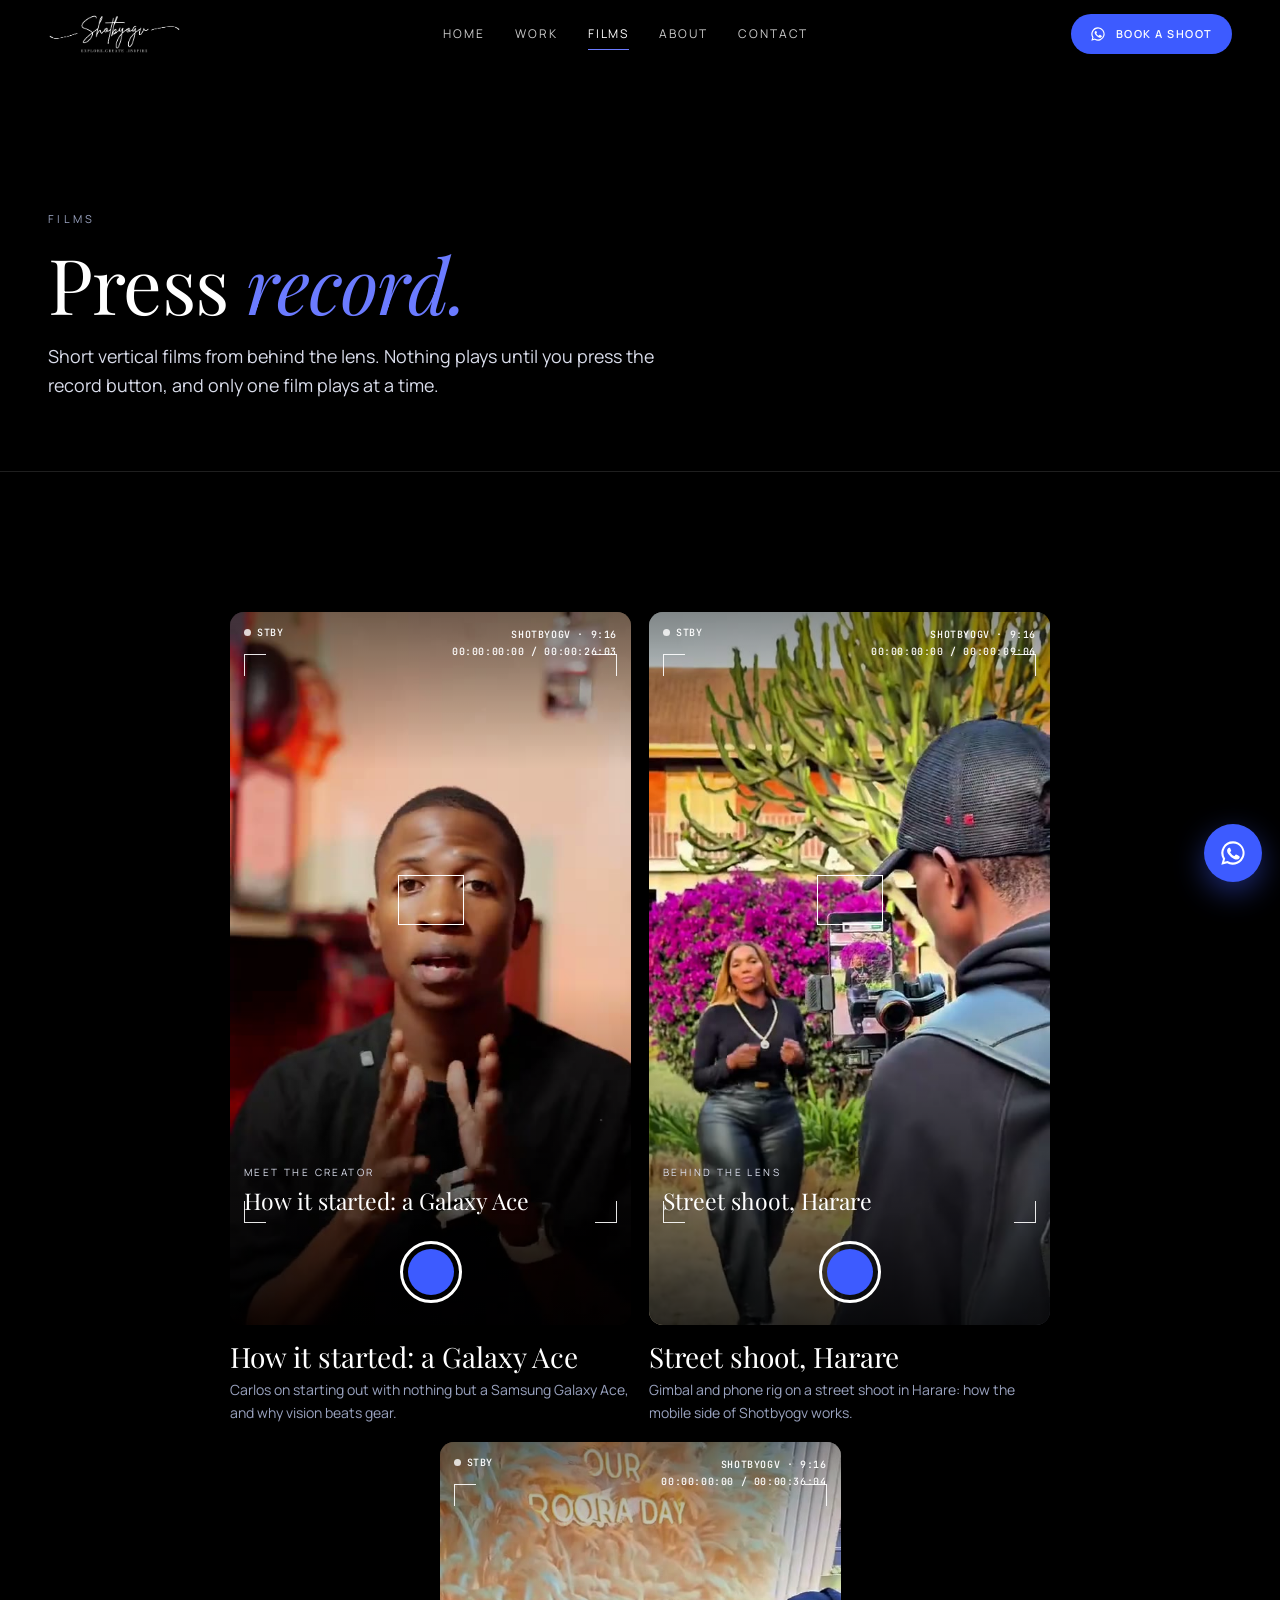
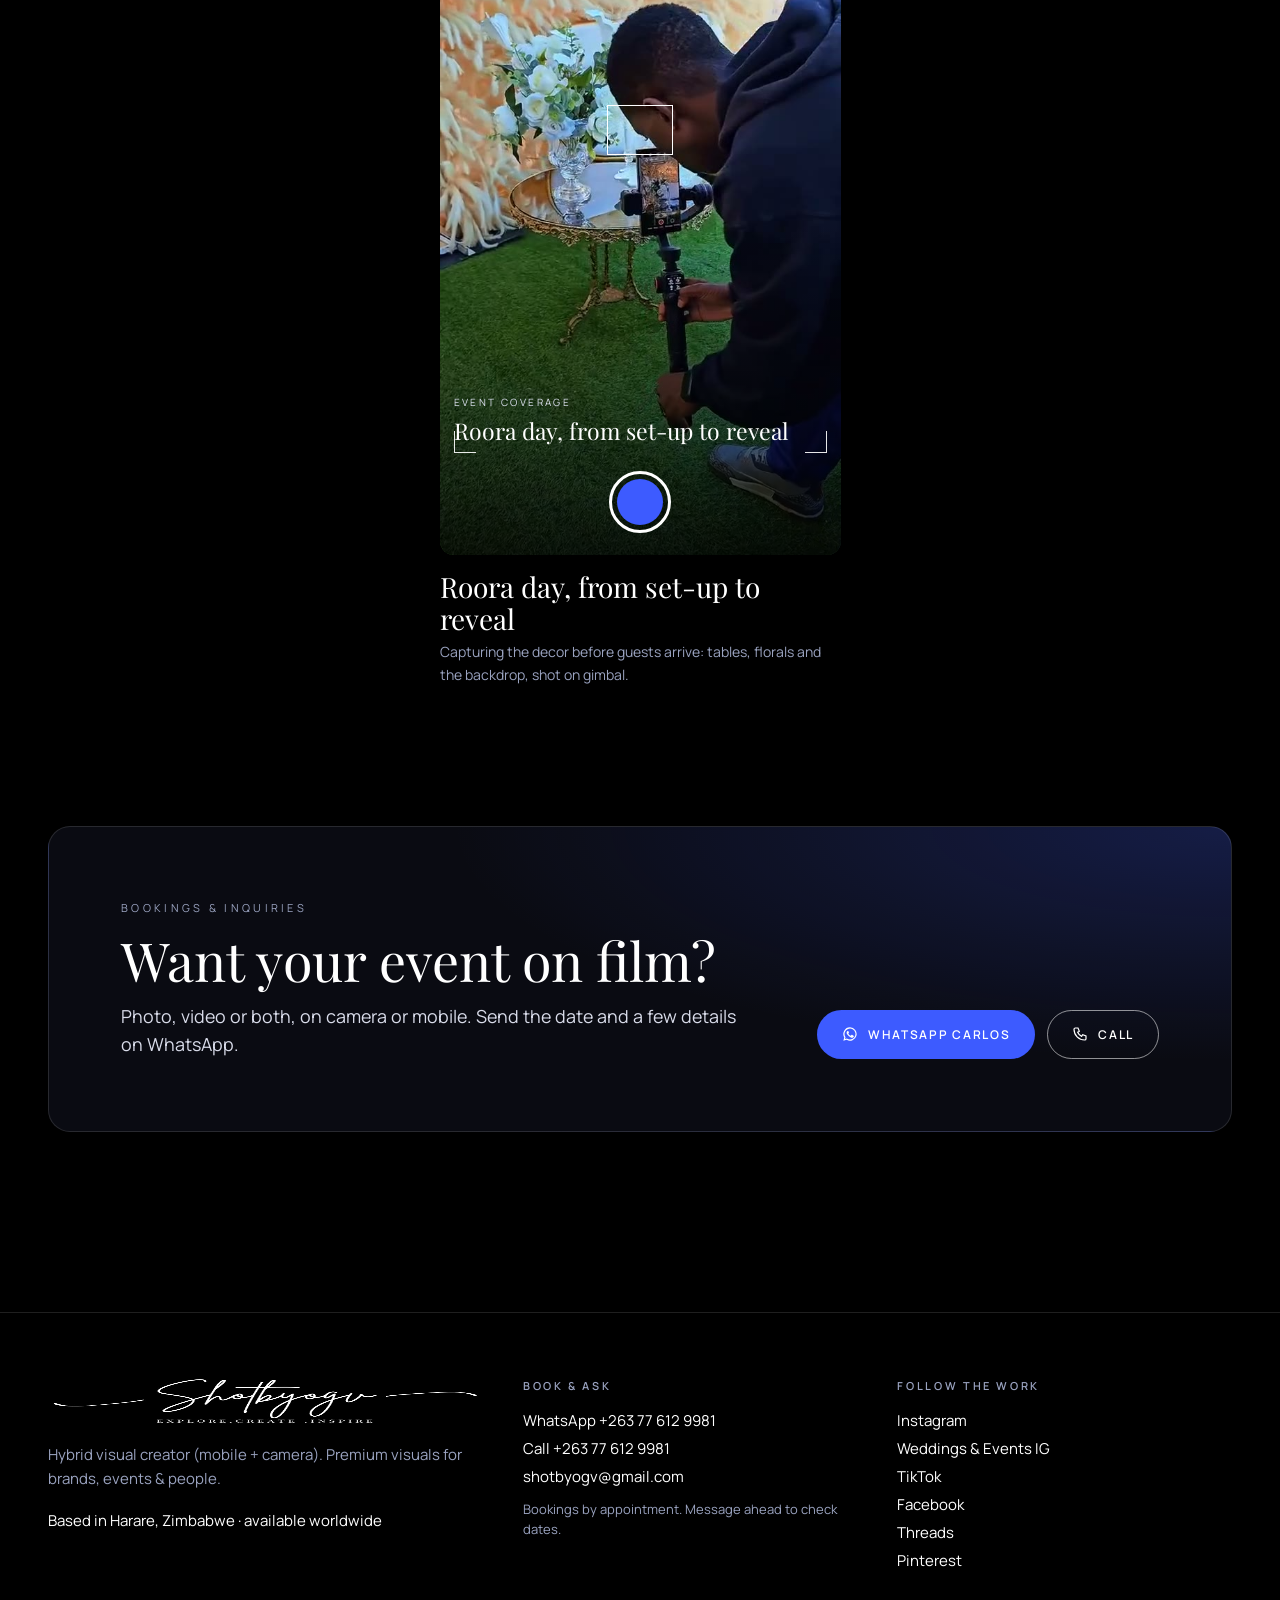
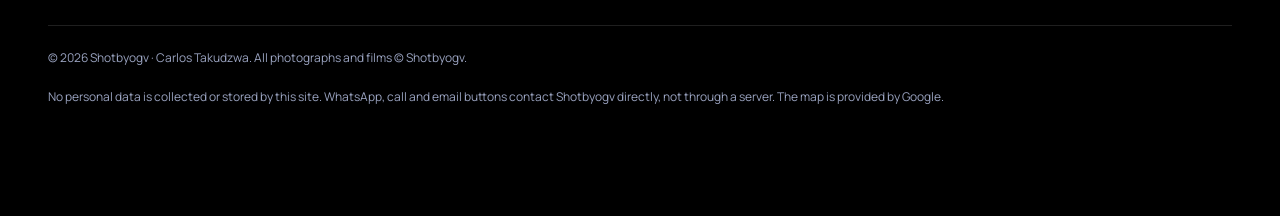
<file: films.html>
<!doctype html>
<html lang="en">
<head>
<meta charset="utf-8">
<meta name="viewport" content="width=device-width, initial-scale=1, viewport-fit=cover">
<title>Films | Shotbyogv Behind-the-Scenes &amp; Event Video, Harare</title>
<meta name="description" content="Short films by Shotbyogv: behind-the-scenes of mobile and gimbal shoots in Harare, roora day decor coverage, and Carlos Takudzwa on how he started on a Samsung Galaxy Ace.">
<meta name="theme-color" content="#000000">
<link rel="canonical" href="https://ignatius-kimeu.github.io/storyfront-shotbyogv/films.html">
<meta property="og:type" content="website">
<meta property="og:site_name" content="Shotbyogv">
<meta property="og:title" content="Films | Shotbyogv Behind-the-Scenes &amp; Event Video, Harare">
<meta property="og:description" content="Short films by Shotbyogv: behind-the-scenes of mobile and gimbal shoots in Harare, roora day decor coverage, and Carlos Takudzwa on how he started on a Samsung Galaxy Ace.">
<meta property="og:url" content="https://ignatius-kimeu.github.io/storyfront-shotbyogv/films.html">
<meta property="og:image" content="https://ignatius-kimeu.github.io/storyfront-shotbyogv/og-image.jpg">
<meta property="og:image:width" content="1200">
<meta property="og:image:height" content="630">
<meta property="og:image:alt" content="Shotbyogv logo beside a portrait of a smiling woman in an amber kimono">
<meta name="twitter:card" content="summary_large_image">
<meta name="twitter:title" content="Films | Shotbyogv Behind-the-Scenes &amp; Event Video, Harare">
<meta name="twitter:description" content="Short films by Shotbyogv: behind-the-scenes of mobile and gimbal shoots in Harare, roora day decor coverage, and Carlos Takudzwa on how he started on a Samsung Galaxy Ace.">
<meta name="twitter:image" content="https://ignatius-kimeu.github.io/storyfront-shotbyogv/og-image.jpg">
<link rel="icon" href="favicon.ico" sizes="any">
<link rel="icon" type="image/png" sizes="192x192" href="images/icon-192.png">
<link rel="apple-touch-icon" href="apple-touch-icon.png">
<link rel="preconnect" href="https://fonts.googleapis.com"><link rel="preconnect" href="https://fonts.gstatic.com" crossorigin>
<link href="https://fonts.googleapis.com/css2?family=Playfair+Display:ital,wght@0,400;0,500;1,400&family=Manrope:wght@400;500;600&family=JetBrains+Mono:wght@500&display=swap" rel="stylesheet">
<link rel="stylesheet" href="css/site.css">
</head>
<body>
<div class="splash" aria-hidden="true"><img src="images/logo-white.png" alt=""></div>
<a class="sr-only" href="#main">Skip to content</a>
<header class="site-header">
  <div class="bar">
    <a class="brand" href="index.html" aria-label="Shotbyogv home"><img src="images/logo-white.png" alt="Shotbyogv" width="723" height="217"></a>
    <nav class="nav" aria-label="Main"><a href="index.html">Home</a><a href="gallery.html">Work</a><a href="films.html" aria-current=page>Films</a><a href="about.html">About</a><a href="contact.html">Contact</a></nav>
    <a class="btn btn-primary btn-sm book" href="https://wa.me/263776129981?text=Hi%20Carlos%2C%20I%20found%20you%20through%20the%20Shotbyogv%20website%20and%20I%27d%20like%20to%20book%20a%20shoot.%0A%0AType%20of%20shoot%20%28wedding%20/%20roora%20/%20event%20/%20brand%20/%20portrait%29%3A%0ADate%3A%0ALocation%3A%0AAnything%20else%3A" target="_blank" rel="noopener"><svg viewBox="0 0 24 24" fill="currentColor" aria-hidden="true"><path d="M12 2a10 10 0 0 0-8.6 15.1L2 22l5-1.3A10 10 0 1 0 12 2Zm0 18.2a8.2 8.2 0 0 1-4.2-1.2l-.3-.2-3 .8.8-2.9-.2-.3A8.2 8.2 0 1 1 12 20.2Zm4.5-6.1c-.2-.1-1.5-.7-1.7-.8s-.4-.1-.6.1-.7.8-.8 1-.3.2-.5.1a6.7 6.7 0 0 1-3.3-2.9c-.3-.4.3-.4.8-1.3a.5.5 0 0 0 0-.5l-.8-1.8c-.2-.5-.4-.4-.6-.4h-.5a1 1 0 0 0-.7.3 3 3 0 0 0-.9 2.2 5.2 5.2 0 0 0 1.1 2.8 11.9 11.9 0 0 0 4.6 4c1.7.7 2.3.8 3.2.7a2.7 2.7 0 0 0 1.8-1.3 2.2 2.2 0 0 0 .1-1.3c0-.1-.2-.2-.4-.3Z"/></svg>Book a shoot</a>
    <button class="menu-btn" data-menu="open" aria-expanded="false" aria-controls="mpanel"><span class="mb-label">Menu</span><span class="mb-icon" aria-hidden="true"><i></i><i></i></span></button>
  </div>
</header>
<div class="mobile-panel" id="mpanel" role="dialog" aria-modal="true" aria-label="Menu" hidden>
  <div class="mp-glow" aria-hidden="true"></div>
  <div class="mp-top">
    <a href="index.html" class="mp-logo"><img src="images/logo-white.png" alt="Shotbyogv home" width="723" height="217"></a>
    <button class="menu-btn mp-close" data-menu="close"><span class="mb-label">Close</span><span class="mb-icon x" aria-hidden="true"><i></i><i></i></span></button>
  </div>
  <div class="mp-meta"><span class="mp-rec"></span>Menu · Harare | Worldwide</div>
  <nav class="mp-nav" aria-label="Mobile"><a class="mi" href="index.html" style="--i:0"><span class="mi-n">01</span><span class="mi-t"><span class="mi-l">Home</span><span class="mi-d">The lens</span></span><span class="mi-ph"><img src="images/thumbs/amber-kimono-2.jpg" alt="" loading="lazy" width="96" height="96"></span></a><a class="mi" href="gallery.html" style="--i:1"><span class="mi-n">02</span><span class="mi-t"><span class="mi-l">Work</span><span class="mi-d">44 frames</span></span><span class="mi-ph"><img src="images/thumbs/pokello-lv-denim.jpg" alt="" loading="lazy" width="96" height="96"></span></a><a class="mi" href="films.html" style="--i:2" aria-current=page><span class="mi-n">03</span><span class="mi-t"><span class="mi-l">Films</span><span class="mi-d">3 short films</span></span><span class="mi-ph"><img src="images/posters/meet-carlos.jpg" alt="" loading="lazy" width="96" height="96"></span></a><a class="mi" href="about.html" style="--i:3"><span class="mi-n">04</span><span class="mi-t"><span class="mi-l">About</span><span class="mi-d">Carlos's story</span></span><span class="mi-ph"><img src="images/thumbs/self-portrait-camera.jpg" alt="" loading="lazy" width="96" height="96"></span></a><a class="mi" href="contact.html" style="--i:4"><span class="mi-n">05</span><span class="mi-t"><span class="mi-l">Contact</span><span class="mi-d">Book a shoot</span></span><span class="mi-ph"><img src="images/thumbs/couple-shawl-1.jpg" alt="" loading="lazy" width="96" height="96"></span></a></nav>
  <div class="mp-foot">
    <div class="mp-ctas"><a class="btn btn-primary" href="https://wa.me/263776129981?text=Hi%20Carlos%2C%20I%20found%20you%20through%20the%20Shotbyogv%20website%20and%20I%27d%20like%20to%20book%20a%20shoot.%0A%0AType%20of%20shoot%20%28wedding%20/%20roora%20/%20event%20/%20brand%20/%20portrait%29%3A%0ADate%3A%0ALocation%3A%0AAnything%20else%3A" target="_blank" rel="noopener"><svg viewBox="0 0 24 24" fill="currentColor" aria-hidden="true"><path d="M12 2a10 10 0 0 0-8.6 15.1L2 22l5-1.3A10 10 0 1 0 12 2Zm0 18.2a8.2 8.2 0 0 1-4.2-1.2l-.3-.2-3 .8.8-2.9-.2-.3A8.2 8.2 0 1 1 12 20.2Zm4.5-6.1c-.2-.1-1.5-.7-1.7-.8s-.4-.1-.6.1-.7.8-.8 1-.3.2-.5.1a6.7 6.7 0 0 1-3.3-2.9c-.3-.4.3-.4.8-1.3a.5.5 0 0 0 0-.5l-.8-1.8c-.2-.5-.4-.4-.6-.4h-.5a1 1 0 0 0-.7.3 3 3 0 0 0-.9 2.2 5.2 5.2 0 0 0 1.1 2.8 11.9 11.9 0 0 0 4.6 4c1.7.7 2.3.8 3.2.7a2.7 2.7 0 0 0 1.8-1.3 2.2 2.2 0 0 0 .1-1.3c0-.1-.2-.2-.4-.3Z"/></svg>WhatsApp</a><a class="btn btn-ghost" href="tel:+263776129981"><svg viewBox="0 0 24 24" fill="none" stroke="currentColor" stroke-width="1.8" aria-hidden="true"><path d="M5 3h4l2 5-2.5 1.5a11 11 0 0 0 6 6L16 13l5 2v4a2 2 0 0 1-2 2A16 16 0 0 1 3 5a2 2 0 0 1 2-2Z"/></svg>Call</a></div>
    <div class="mp-social"><a href="https://www.instagram.com/shotbyogv/" target="_blank" rel="noopener">Instagram</a><a href="https://www.tiktok.com/@shotbyogv" target="_blank" rel="noopener">TikTok</a><a href="https://www.facebook.com/search/top?q=Shotbyogv" target="_blank" rel="noopener">Facebook</a></div>
  </div>
</div>
<main id="main">
<section class="page-hero"><div class="wrap">
  <div class="eyebrow rv">Films</div>
  <h1 class="display rv">Press <em>record.</em></h1>
  <p class="lede rv">Short vertical films from behind the lens. Nothing plays until you press the record button, and only one film plays at a time.</p>
</div></section>
<section class="section"><div class="wrap">
  <div class="films"><article class="film"><div class="vf rv" data-src="videos/meet-carlos.mp4" tabindex="0" role="button" aria-label="Play video: How it started: a Galaxy Ace">
  <img class="poster" src="images/posters/meet-carlos.jpg" alt="Still from the video: Carlos on starting out with nothing but a Samsung Galaxy Ace, and why vision beats gear." loading="lazy" width="576" height="1024">
  <video playsinline preload="none" aria-label="How it started: a Galaxy Ace"></video>
  <div class="scrim"></div>
  <div class="hud" aria-hidden="true">
    <div class="tl"><span class="dot"></span><span class="state">STBY</span></div>
    <div class="tr">SHOTBYOGV · 9:16<br><span class="time">00:00:00:00</span> / 00:00:26:03</div>
    <div class="corner c1"></div><div class="corner c2"></div><div class="corner c3"></div><div class="corner c4"></div><div class="af"></div>
  </div>
  <div class="cap"><small>Meet the creator</small><b>How it started: a Galaxy Ace</b></div>
  <button class="ctl snd" type="button" aria-pressed="true" aria-label="Turn sound off"><svg class="on" viewBox="0 0 24 24" fill="none" stroke="#fff" stroke-width="1.8"><path d="M4 9h4l5-4v14l-5-4H4z"/><path d="M16.5 8.5a5 5 0 0 1 0 7M19 6a8.5 8.5 0 0 1 0 12"/></svg><svg class="off" viewBox="0 0 24 24" fill="none" stroke="#fff" stroke-width="1.8"><path d="M4 9h4l5-4v14l-5-4H4z"/><path d="M17 9l5 6M22 9l-5 6"/></svg></button>
  <span class="rec" aria-hidden="true"></span>
  <button class="ctl fs" type="button" aria-label="Full screen"><svg viewBox="0 0 24 24" fill="none" stroke="#fff" stroke-width="1.8"><path d="M4 9V4h5M20 9V4h-5M4 15v5h5M20 15v5h-5"/></svg></button>
  <div class="prog"></div>
</div><h3 class="h3">How it started: a Galaxy Ace</h3><p>Carlos on starting out with nothing but a Samsung Galaxy Ace, and why vision beats gear.</p></article><article class="film"><div class="vf rv" data-src="videos/behind-the-lens-street.mp4" tabindex="0" role="button" aria-label="Play video: Street shoot, Harare">
  <img class="poster" src="images/posters/behind-the-lens-street.jpg" alt="Still from the video: Gimbal and phone rig on a street shoot in Harare: how the mobile side of Shotbyogv works." loading="lazy" width="576" height="1024">
  <video playsinline preload="none" aria-label="Street shoot, Harare"></video>
  <div class="scrim"></div>
  <div class="hud" aria-hidden="true">
    <div class="tl"><span class="dot"></span><span class="state">STBY</span></div>
    <div class="tr">SHOTBYOGV · 9:16<br><span class="time">00:00:00:00</span> / 00:00:09:06</div>
    <div class="corner c1"></div><div class="corner c2"></div><div class="corner c3"></div><div class="corner c4"></div><div class="af"></div>
  </div>
  <div class="cap"><small>Behind the lens</small><b>Street shoot, Harare</b></div>
  <button class="ctl snd" type="button" aria-pressed="true" aria-label="Turn sound off"><svg class="on" viewBox="0 0 24 24" fill="none" stroke="#fff" stroke-width="1.8"><path d="M4 9h4l5-4v14l-5-4H4z"/><path d="M16.5 8.5a5 5 0 0 1 0 7M19 6a8.5 8.5 0 0 1 0 12"/></svg><svg class="off" viewBox="0 0 24 24" fill="none" stroke="#fff" stroke-width="1.8"><path d="M4 9h4l5-4v14l-5-4H4z"/><path d="M17 9l5 6M22 9l-5 6"/></svg></button>
  <span class="rec" aria-hidden="true"></span>
  <button class="ctl fs" type="button" aria-label="Full screen"><svg viewBox="0 0 24 24" fill="none" stroke="#fff" stroke-width="1.8"><path d="M4 9V4h5M20 9V4h-5M4 15v5h5M20 15v5h-5"/></svg></button>
  <div class="prog"></div>
</div><h3 class="h3">Street shoot, Harare</h3><p>Gimbal and phone rig on a street shoot in Harare: how the mobile side of Shotbyogv works.</p></article><article class="film"><div class="vf rv" data-src="videos/event-decor-setup.mp4" tabindex="0" role="button" aria-label="Play video: Roora day, from set-up to reveal">
  <img class="poster" src="images/posters/event-decor-setup.jpg" alt="Still from the video: Capturing the decor before guests arrive: tables, florals and the backdrop, shot on gimbal." loading="lazy" width="576" height="1024">
  <video playsinline preload="none" aria-label="Roora day, from set-up to reveal"></video>
  <div class="scrim"></div>
  <div class="hud" aria-hidden="true">
    <div class="tl"><span class="dot"></span><span class="state">STBY</span></div>
    <div class="tr">SHOTBYOGV · 9:16<br><span class="time">00:00:00:00</span> / 00:00:36:04</div>
    <div class="corner c1"></div><div class="corner c2"></div><div class="corner c3"></div><div class="corner c4"></div><div class="af"></div>
  </div>
  <div class="cap"><small>Event coverage</small><b>Roora day, from set-up to reveal</b></div>
  <button class="ctl snd" type="button" aria-pressed="true" aria-label="Turn sound off"><svg class="on" viewBox="0 0 24 24" fill="none" stroke="#fff" stroke-width="1.8"><path d="M4 9h4l5-4v14l-5-4H4z"/><path d="M16.5 8.5a5 5 0 0 1 0 7M19 6a8.5 8.5 0 0 1 0 12"/></svg><svg class="off" viewBox="0 0 24 24" fill="none" stroke="#fff" stroke-width="1.8"><path d="M4 9h4l5-4v14l-5-4H4z"/><path d="M17 9l5 6M22 9l-5 6"/></svg></button>
  <span class="rec" aria-hidden="true"></span>
  <button class="ctl fs" type="button" aria-label="Full screen"><svg viewBox="0 0 24 24" fill="none" stroke="#fff" stroke-width="1.8"><path d="M4 9V4h5M20 9V4h-5M4 15v5h5M20 15v5h-5"/></svg></button>
  <div class="prog"></div>
</div><h3 class="h3">Roora day, from set-up to reveal</h3><p>Capturing the decor before guests arrive: tables, florals and the backdrop, shot on gimbal.</p></article></div>
</div></section>
<section class="section" style="padding-top:0"><div class="wrap"><div class="cta-band rv">
  <div><div class="eyebrow">Bookings &amp; inquiries</div><h2 class="h2" style="margin-top:14px">Want your event on film?</h2><p class="lede" style="margin-top:14px">Photo, video or both, on camera or mobile. Send the date and a few details on WhatsApp.</p></div>
  <div class="actions"><a class="btn btn-primary" href="https://wa.me/263776129981?text=Hi%20Carlos%2C%20I%20found%20you%20through%20the%20Shotbyogv%20website%20and%20I%27d%20like%20to%20book%20a%20shoot.%0A%0AType%20of%20shoot%20%28wedding%20/%20roora%20/%20event%20/%20brand%20/%20portrait%29%3A%0ADate%3A%0ALocation%3A%0AAnything%20else%3A" target="_blank" rel="noopener"><svg viewBox="0 0 24 24" fill="currentColor" aria-hidden="true"><path d="M12 2a10 10 0 0 0-8.6 15.1L2 22l5-1.3A10 10 0 1 0 12 2Zm0 18.2a8.2 8.2 0 0 1-4.2-1.2l-.3-.2-3 .8.8-2.9-.2-.3A8.2 8.2 0 1 1 12 20.2Zm4.5-6.1c-.2-.1-1.5-.7-1.7-.8s-.4-.1-.6.1-.7.8-.8 1-.3.2-.5.1a6.7 6.7 0 0 1-3.3-2.9c-.3-.4.3-.4.8-1.3a.5.5 0 0 0 0-.5l-.8-1.8c-.2-.5-.4-.4-.6-.4h-.5a1 1 0 0 0-.7.3 3 3 0 0 0-.9 2.2 5.2 5.2 0 0 0 1.1 2.8 11.9 11.9 0 0 0 4.6 4c1.7.7 2.3.8 3.2.7a2.7 2.7 0 0 0 1.8-1.3 2.2 2.2 0 0 0 .1-1.3c0-.1-.2-.2-.4-.3Z"/></svg>WhatsApp Carlos</a><a class="btn btn-ghost" href="tel:+263776129981"><svg viewBox="0 0 24 24" fill="none" stroke="currentColor" stroke-width="1.8" aria-hidden="true"><path d="M5 3h4l2 5-2.5 1.5a11 11 0 0 0 6 6L16 13l5 2v4a2 2 0 0 1-2 2A16 16 0 0 1 3 5a2 2 0 0 1 2-2Z"/></svg>Call</a></div>
</div></div></section>
</main>
<footer class="site-footer">
  <div class="wrap">
    <div class="foot">
      <div class="stack">
        <img src="images/logo-white.png" alt="Shotbyogv, Explore. Create. Inspire." width="723" height="217">
        <p class="muted">Hybrid visual creator (mobile + camera). Premium visuals for brands, events &amp; people.</p>
        <p>Based in Harare, Zimbabwe · available worldwide</p>
      </div>
      <div>
        <h4>Book &amp; ask</h4>
        <a href="https://wa.me/263776129981?text=Hi%20Carlos%2C%20I%20found%20you%20through%20the%20Shotbyogv%20website%20and%20I%27d%20like%20to%20book%20a%20shoot.%0A%0AType%20of%20shoot%20%28wedding%20/%20roora%20/%20event%20/%20brand%20/%20portrait%29%3A%0ADate%3A%0ALocation%3A%0AAnything%20else%3A" target="_blank" rel="noopener">WhatsApp +263 77 612 9981</a>
        <a href="tel:+263776129981">Call +263 77 612 9981</a>
        <a href="mailto:shotbyogv@gmail.com">shotbyogv@gmail.com</a>
        <p class="muted" style="margin-top:10px;font-size:13px">Bookings by appointment. Message ahead to check dates.</p>
      </div>
      <div>
        <h4>Follow the work</h4>
        <a href="https://www.instagram.com/shotbyogv/" target="_blank" rel="noopener">Instagram</a><a href="https://www.instagram.com/shotbyogv.events/" target="_blank" rel="noopener">Weddings & Events IG</a><a href="https://www.tiktok.com/@shotbyogv" target="_blank" rel="noopener">TikTok</a><a href="https://www.facebook.com/search/top?q=Shotbyogv" target="_blank" rel="noopener">Facebook</a><a href="https://www.threads.net/@shotbyogv" target="_blank" rel="noopener">Threads</a><a href="https://pin.it/2QnkyhbTO" target="_blank" rel="noopener">Pinterest</a>
      </div>
    </div>
    <div class="legal">
      <span>© <span id="year">2026</span> Shotbyogv · Carlos Takudzwa. All photographs and films © Shotbyogv.</span>
      <span>No personal data is collected or stored by this site. WhatsApp, call and email buttons contact Shotbyogv directly, not through a server. The map is provided by Google.</span>
    </div>
  </div>
</footer>
<a class="wa-float" href="https://wa.me/263776129981?text=Hi%20Carlos%2C%20I%20found%20you%20through%20the%20Shotbyogv%20website%20and%20I%27d%20like%20to%20book%20a%20shoot.%0A%0AType%20of%20shoot%20%28wedding%20/%20roora%20/%20event%20/%20brand%20/%20portrait%29%3A%0ADate%3A%0ALocation%3A%0AAnything%20else%3A" target="_blank" rel="noopener" aria-label="Chat with Shotbyogv on WhatsApp"><svg viewBox="0 0 24 24" fill="#fff" aria-hidden="true"><path d="M12 2a10 10 0 0 0-8.6 15.1L2 22l5-1.3A10 10 0 1 0 12 2Zm0 18.2a8.2 8.2 0 0 1-4.2-1.2l-.3-.2-3 .8.8-2.9-.2-.3A8.2 8.2 0 1 1 12 20.2Zm4.5-6.1c-.2-.1-1.5-.7-1.7-.8s-.4-.1-.6.1-.7.8-.8 1-.3.2-.5.1a6.7 6.7 0 0 1-3.3-2.9c-.3-.4.3-.4.8-1.3a.5.5 0 0 0 0-.5l-.8-1.8c-.2-.5-.4-.4-.6-.4h-.5a1 1 0 0 0-.7.3 3 3 0 0 0-.9 2.2 5.2 5.2 0 0 0 1.1 2.8 11.9 11.9 0 0 0 4.6 4c1.7.7 2.3.8 3.2.7a2.7 2.7 0 0 0 1.8-1.3 2.2 2.2 0 0 0 .1-1.3c0-.1-.2-.2-.4-.3Z"/></svg></a>
<div class="lb" role="dialog" aria-modal="true" aria-label="Photo viewer">
  <div class="lb-top"><span class="count">01 / 01</span><button class="x" aria-label="Close viewer"><svg viewBox="0 0 24 24" fill="none" stroke="currentColor" stroke-width="1.8" aria-hidden="true"><path d="M6 6l12 12M18 6 6 18"/></svg></button></div>
  <div class="lb-stage"><button class="prev" aria-label="Previous photo"><svg viewBox="0 0 24 24" fill="none" stroke="currentColor" stroke-width="1.8" aria-hidden="true"><path d="M15 5l-7 7 7 7"/></svg></button><img alt=""><button class="next" aria-label="Next photo"><svg viewBox="0 0 24 24" fill="none" stroke="currentColor" stroke-width="1.8" aria-hidden="true"><path d="M9 5l7 7-7 7"/></svg></button></div>
  <div class="lb-cap"><b></b><span></span></div>
</div>
<script src="js/site.js" defer></script>
</body>
</html>
</file>
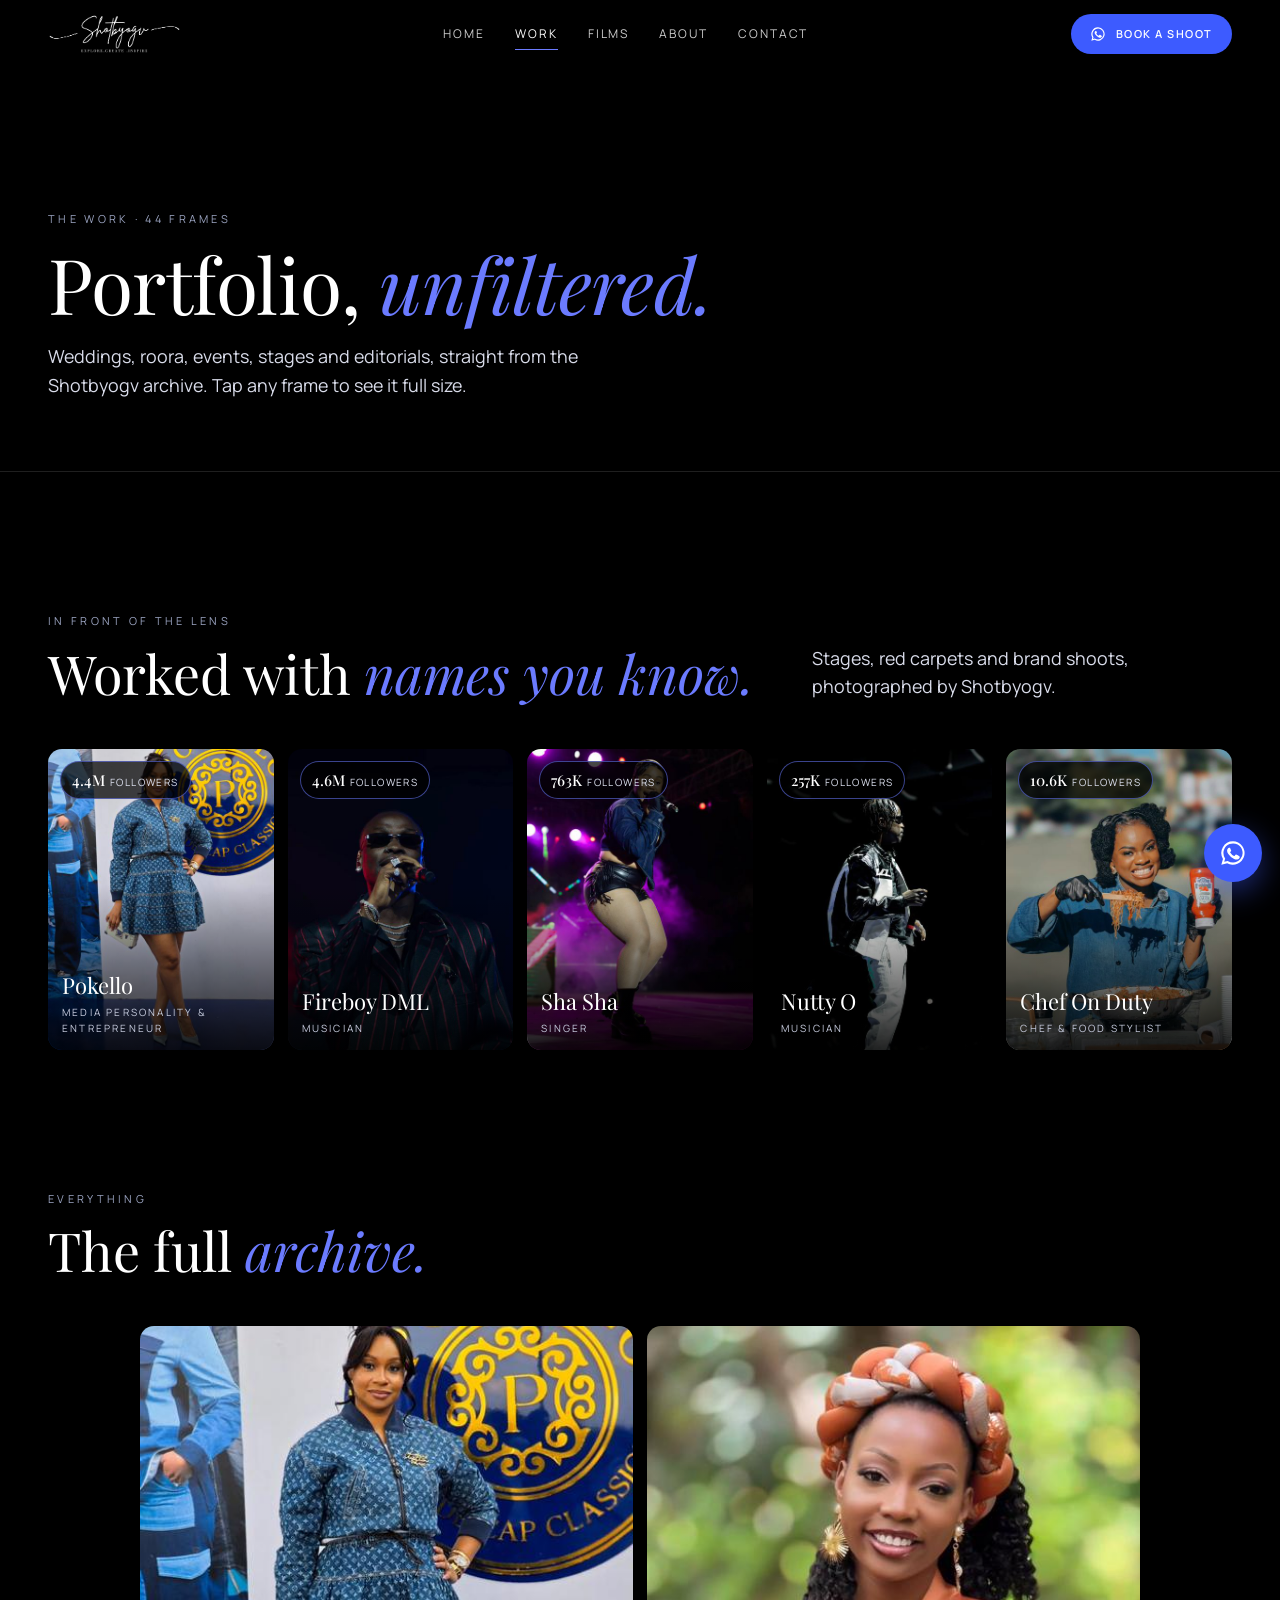
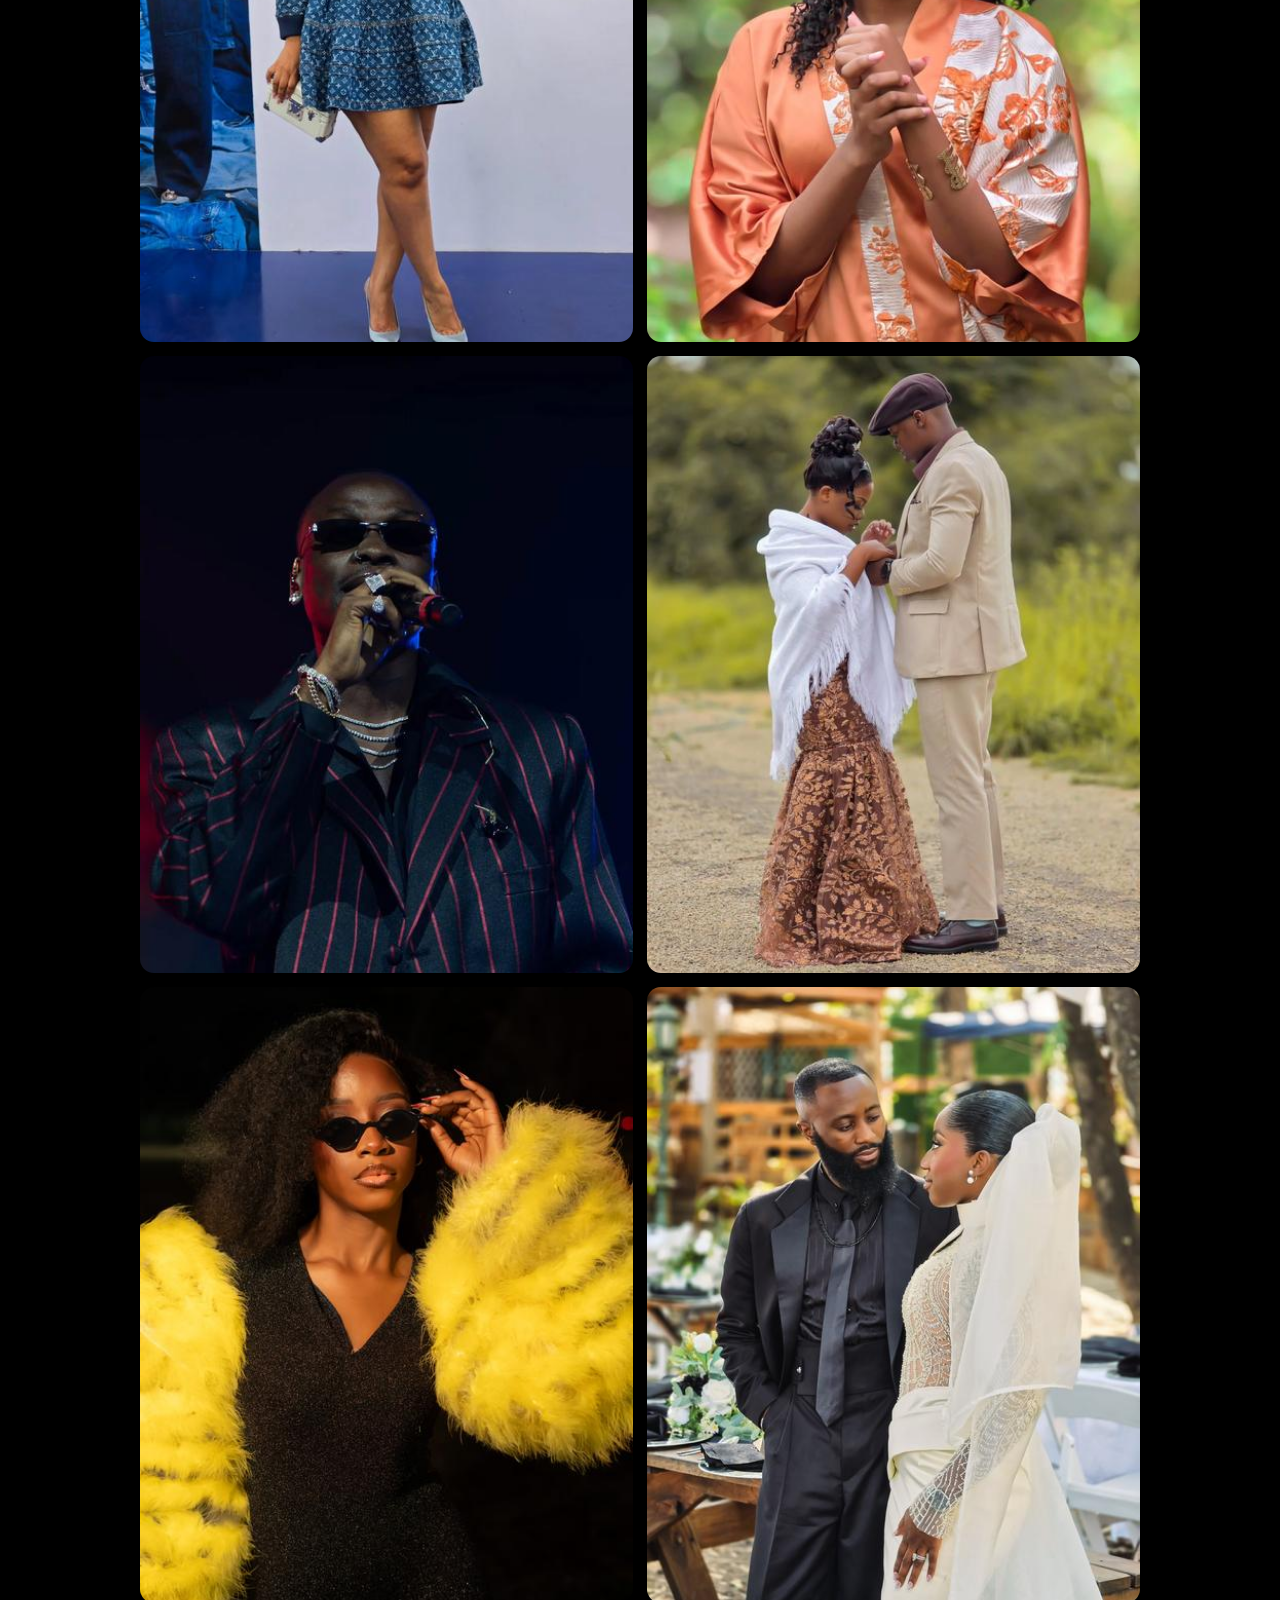
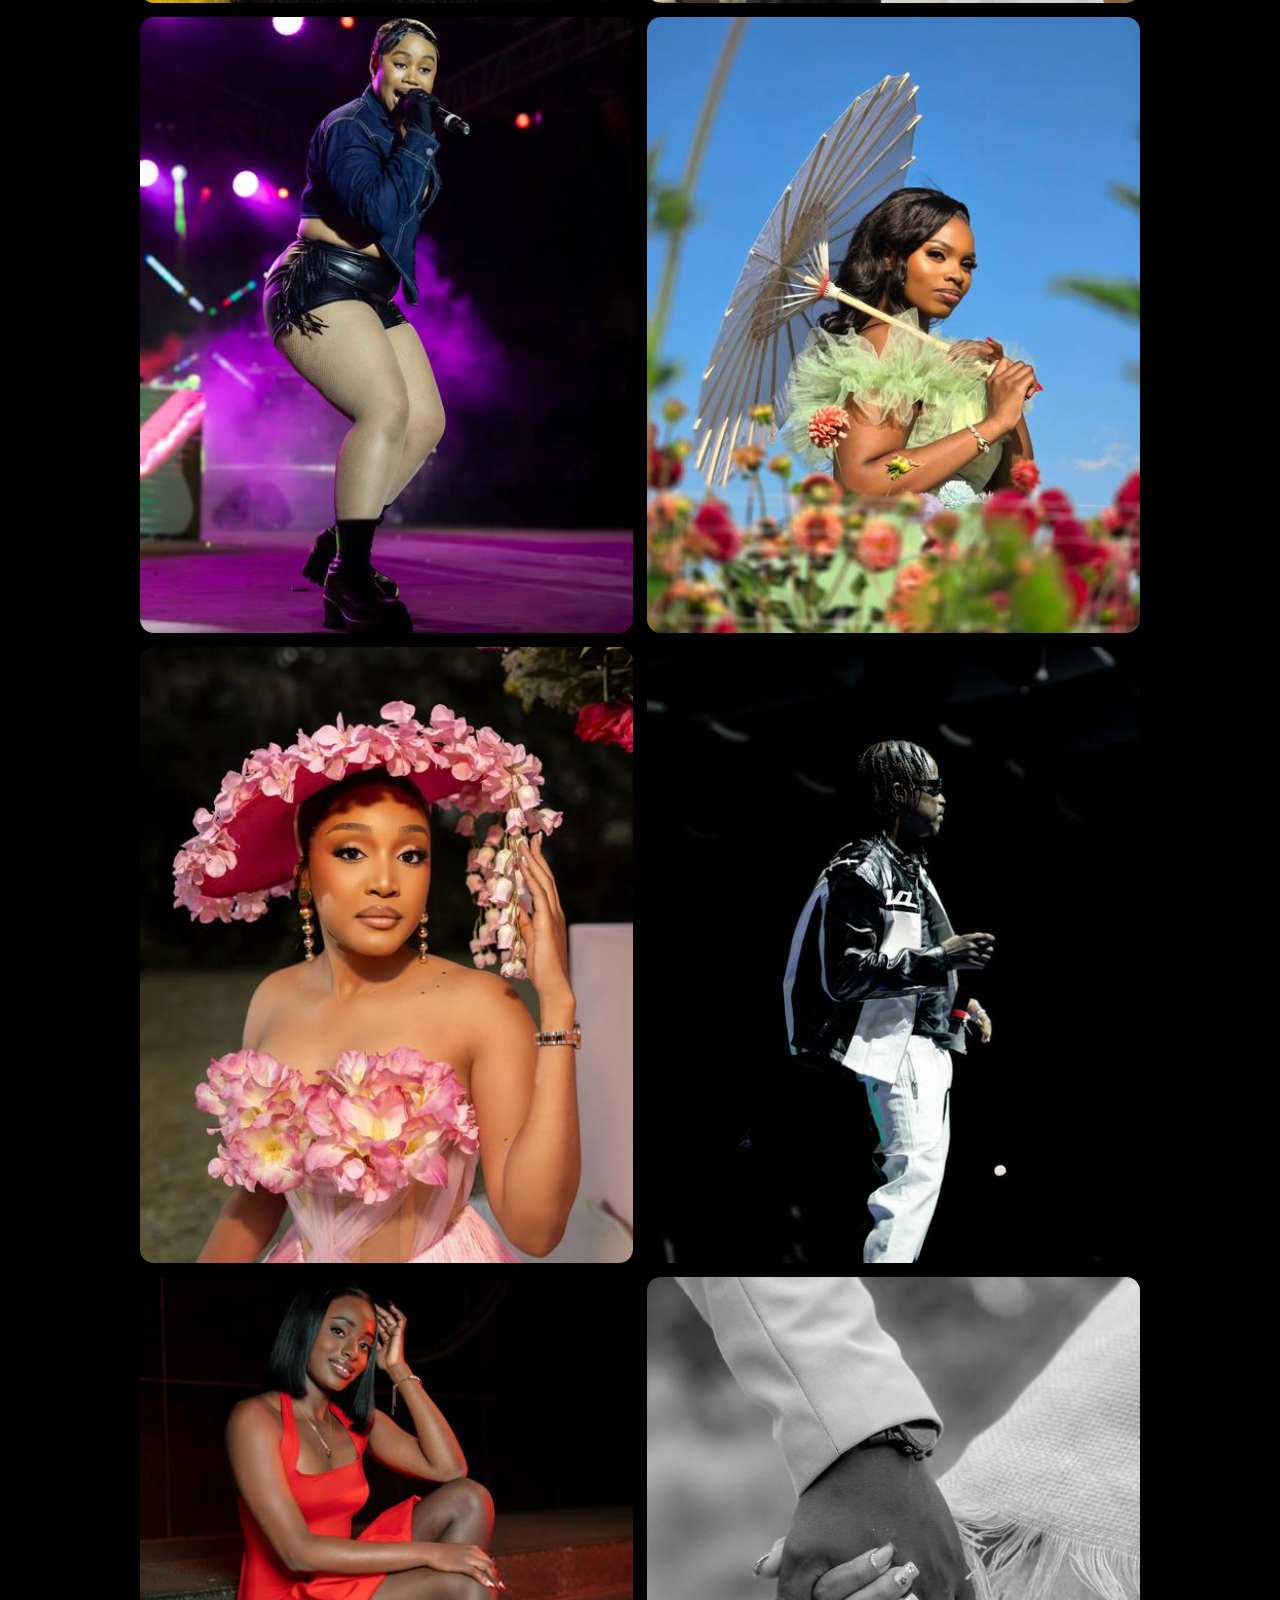
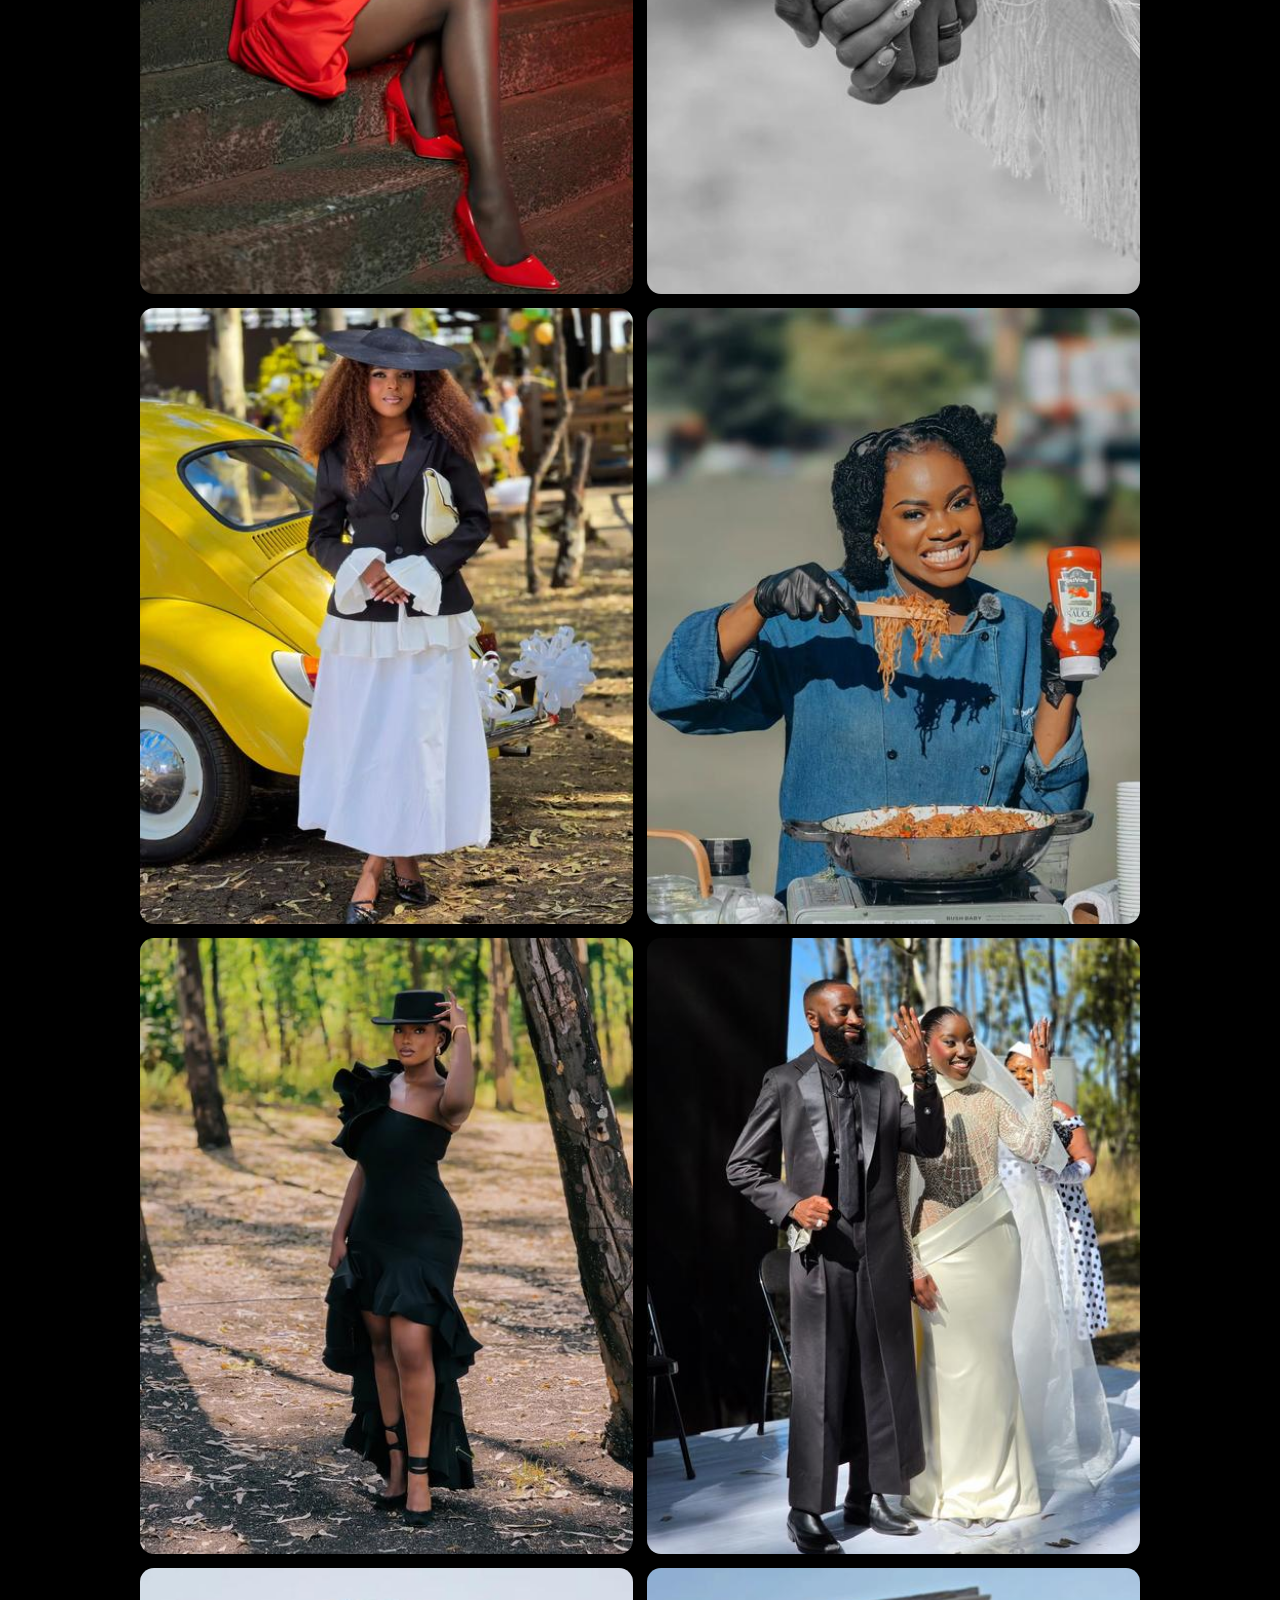
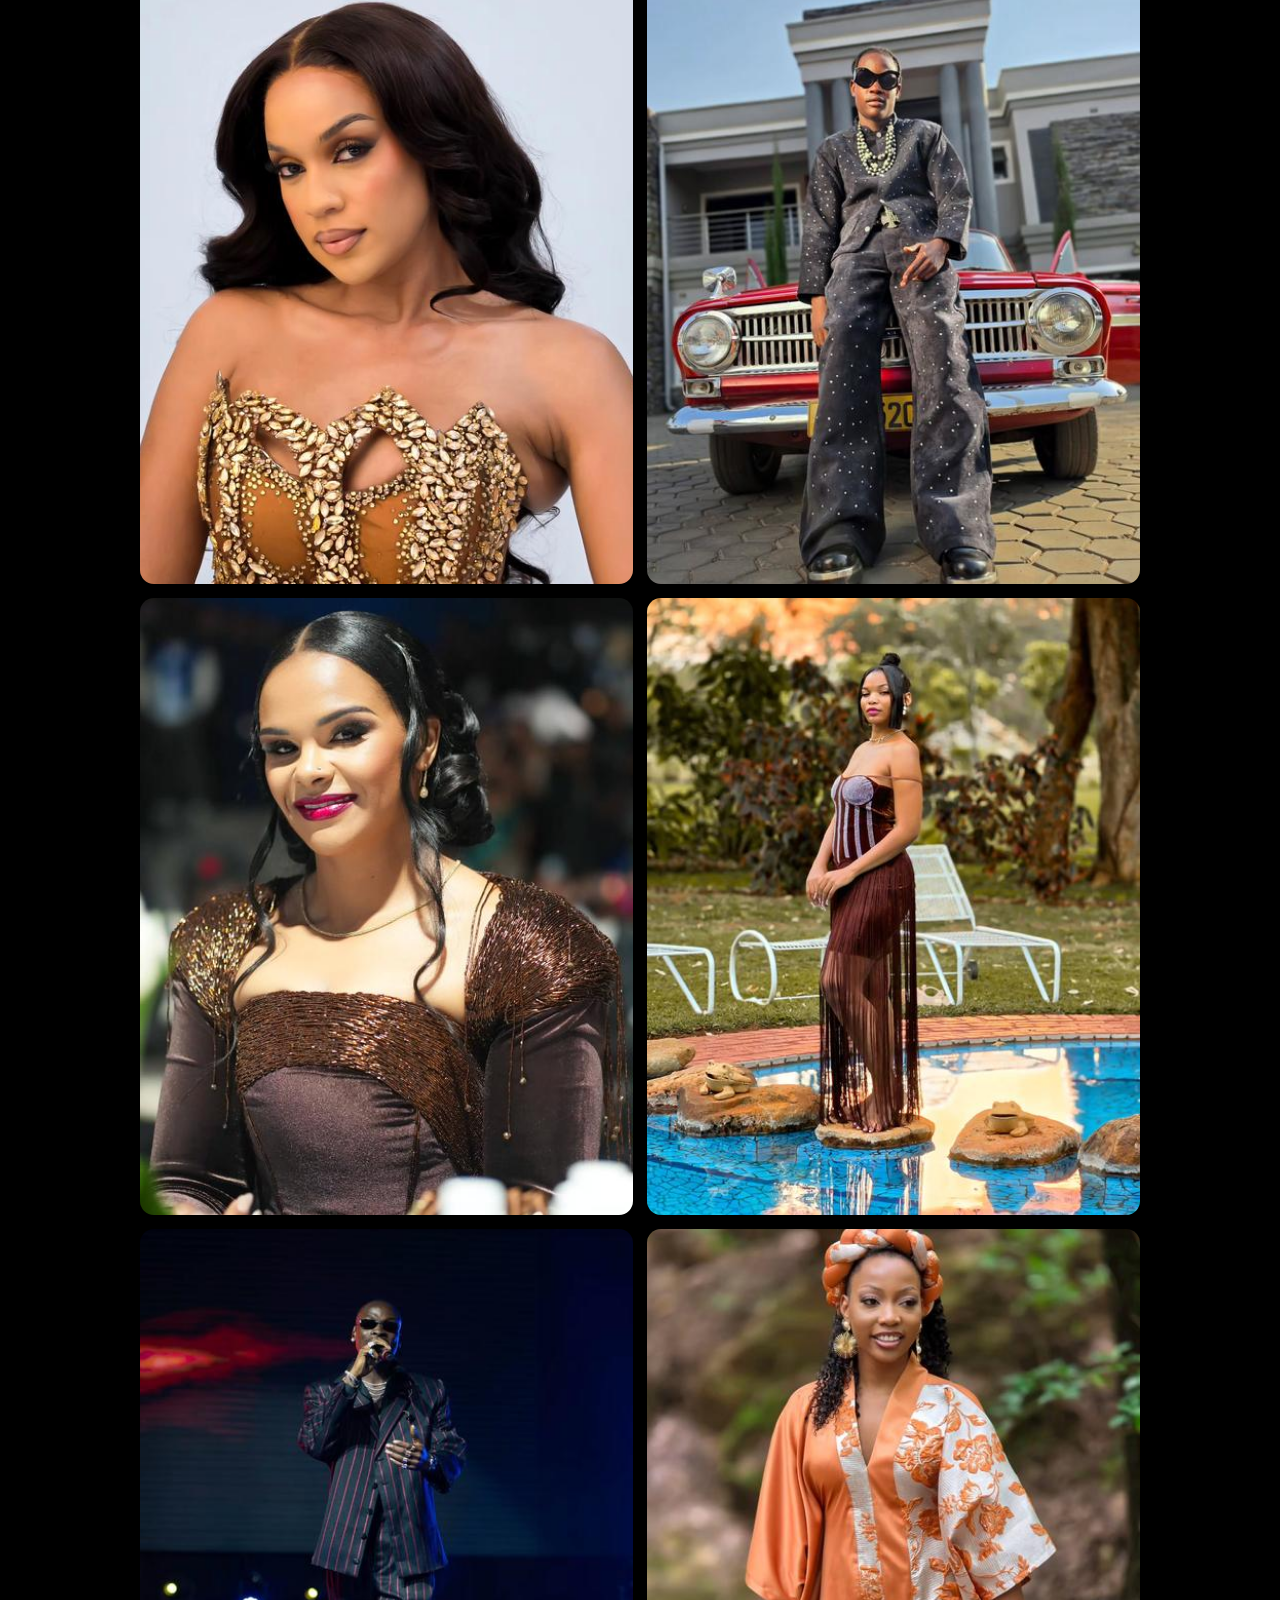
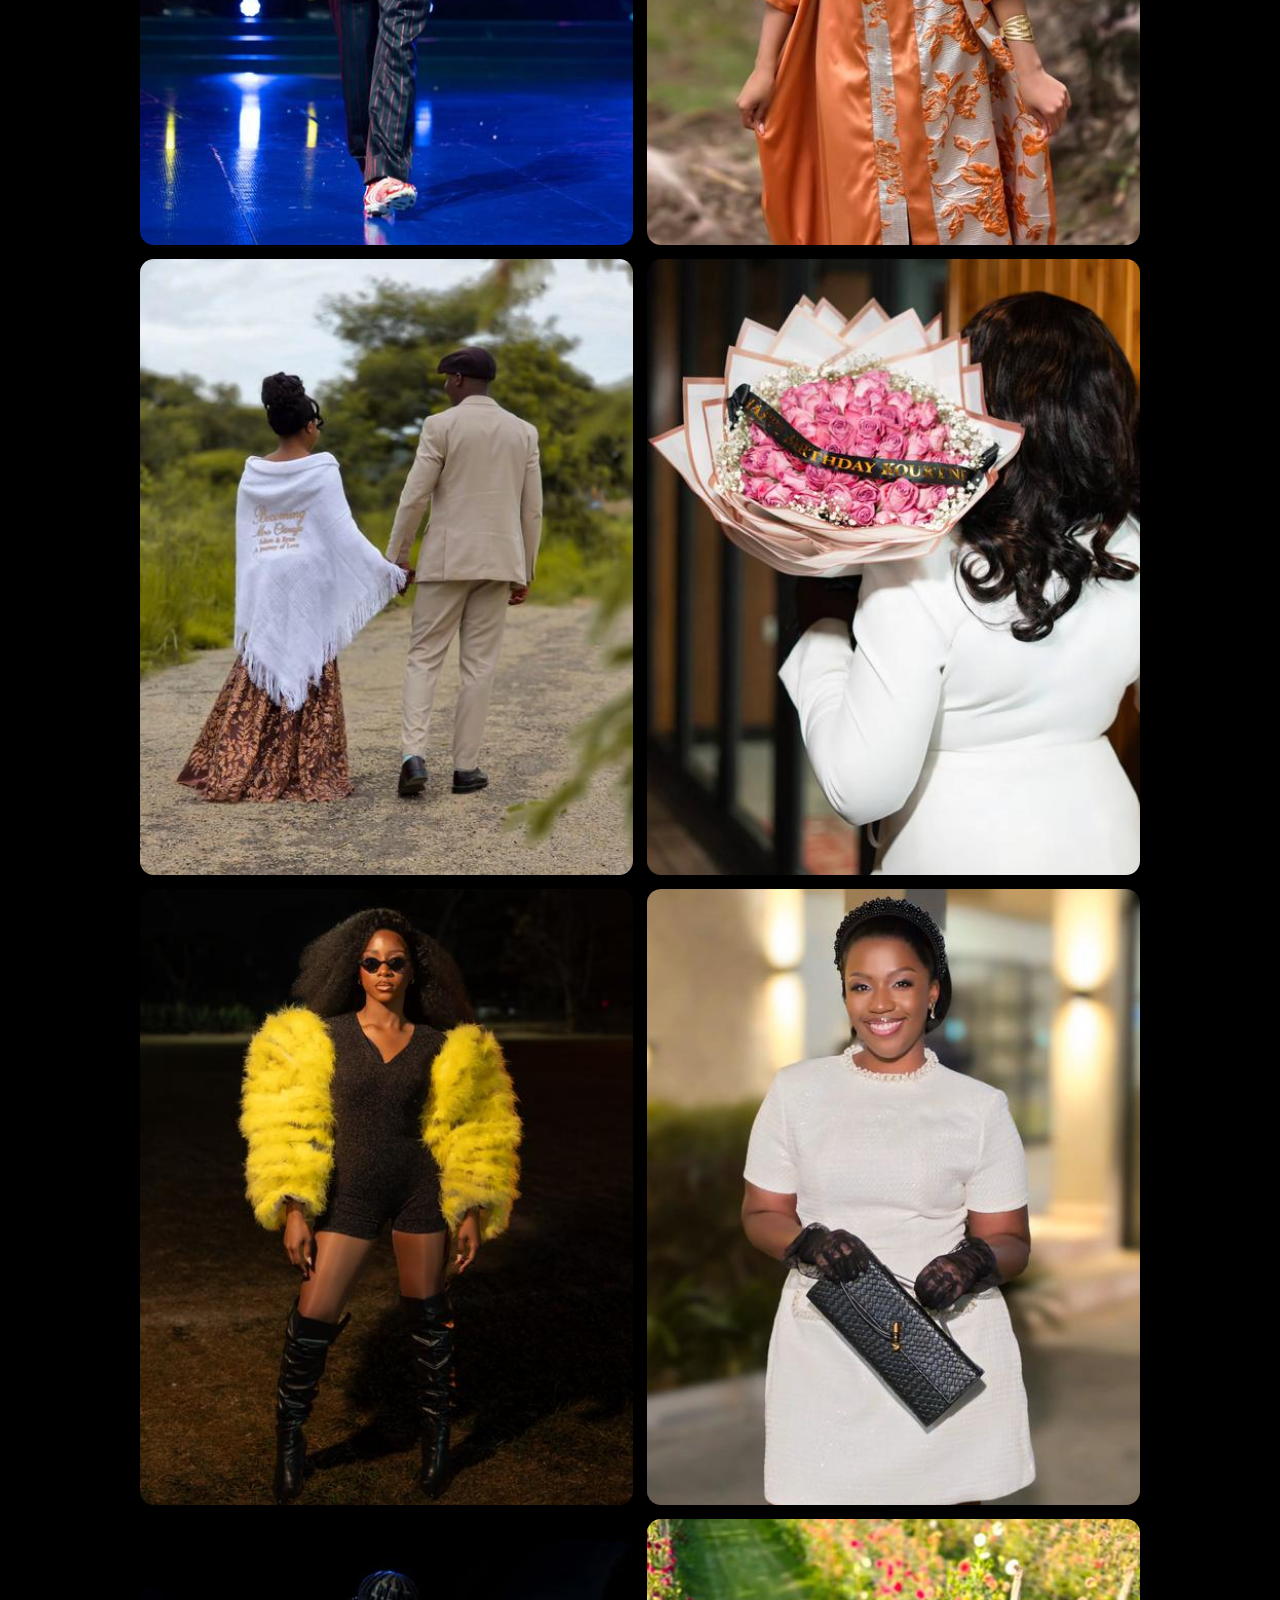
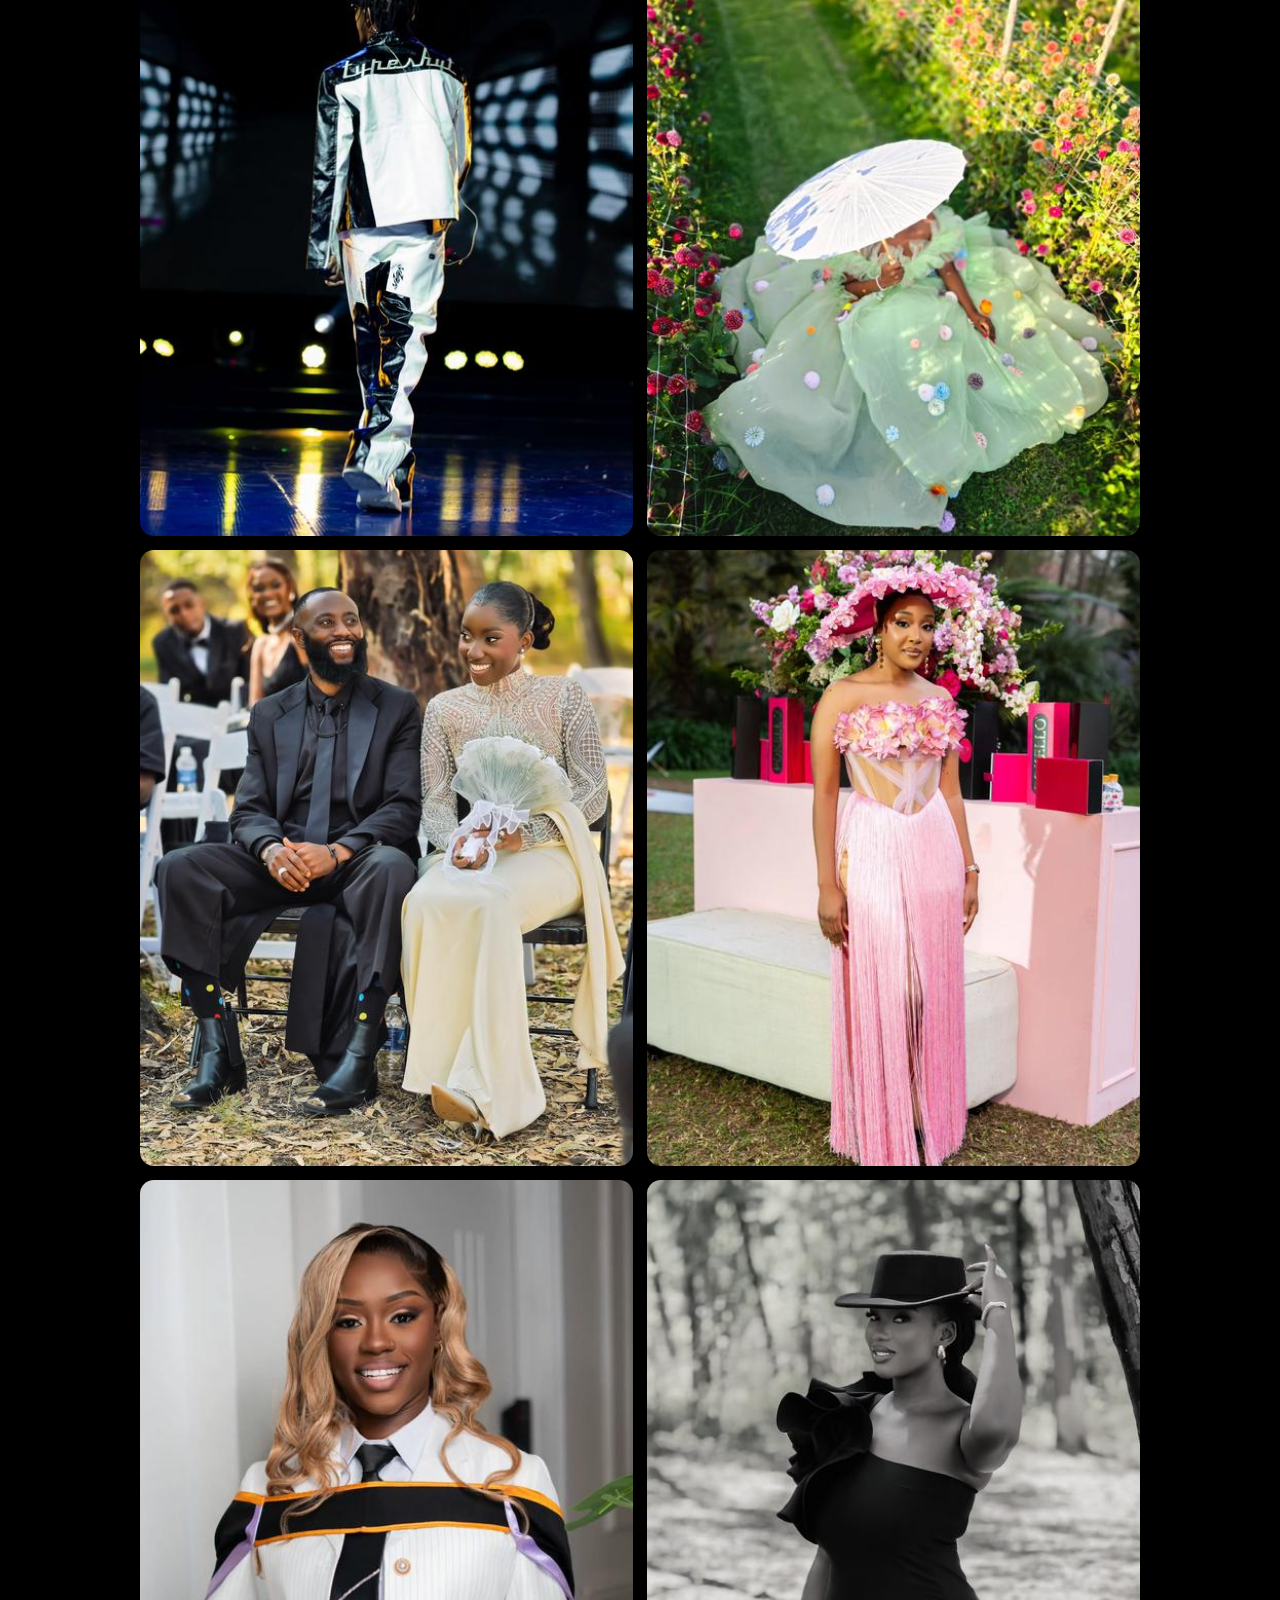
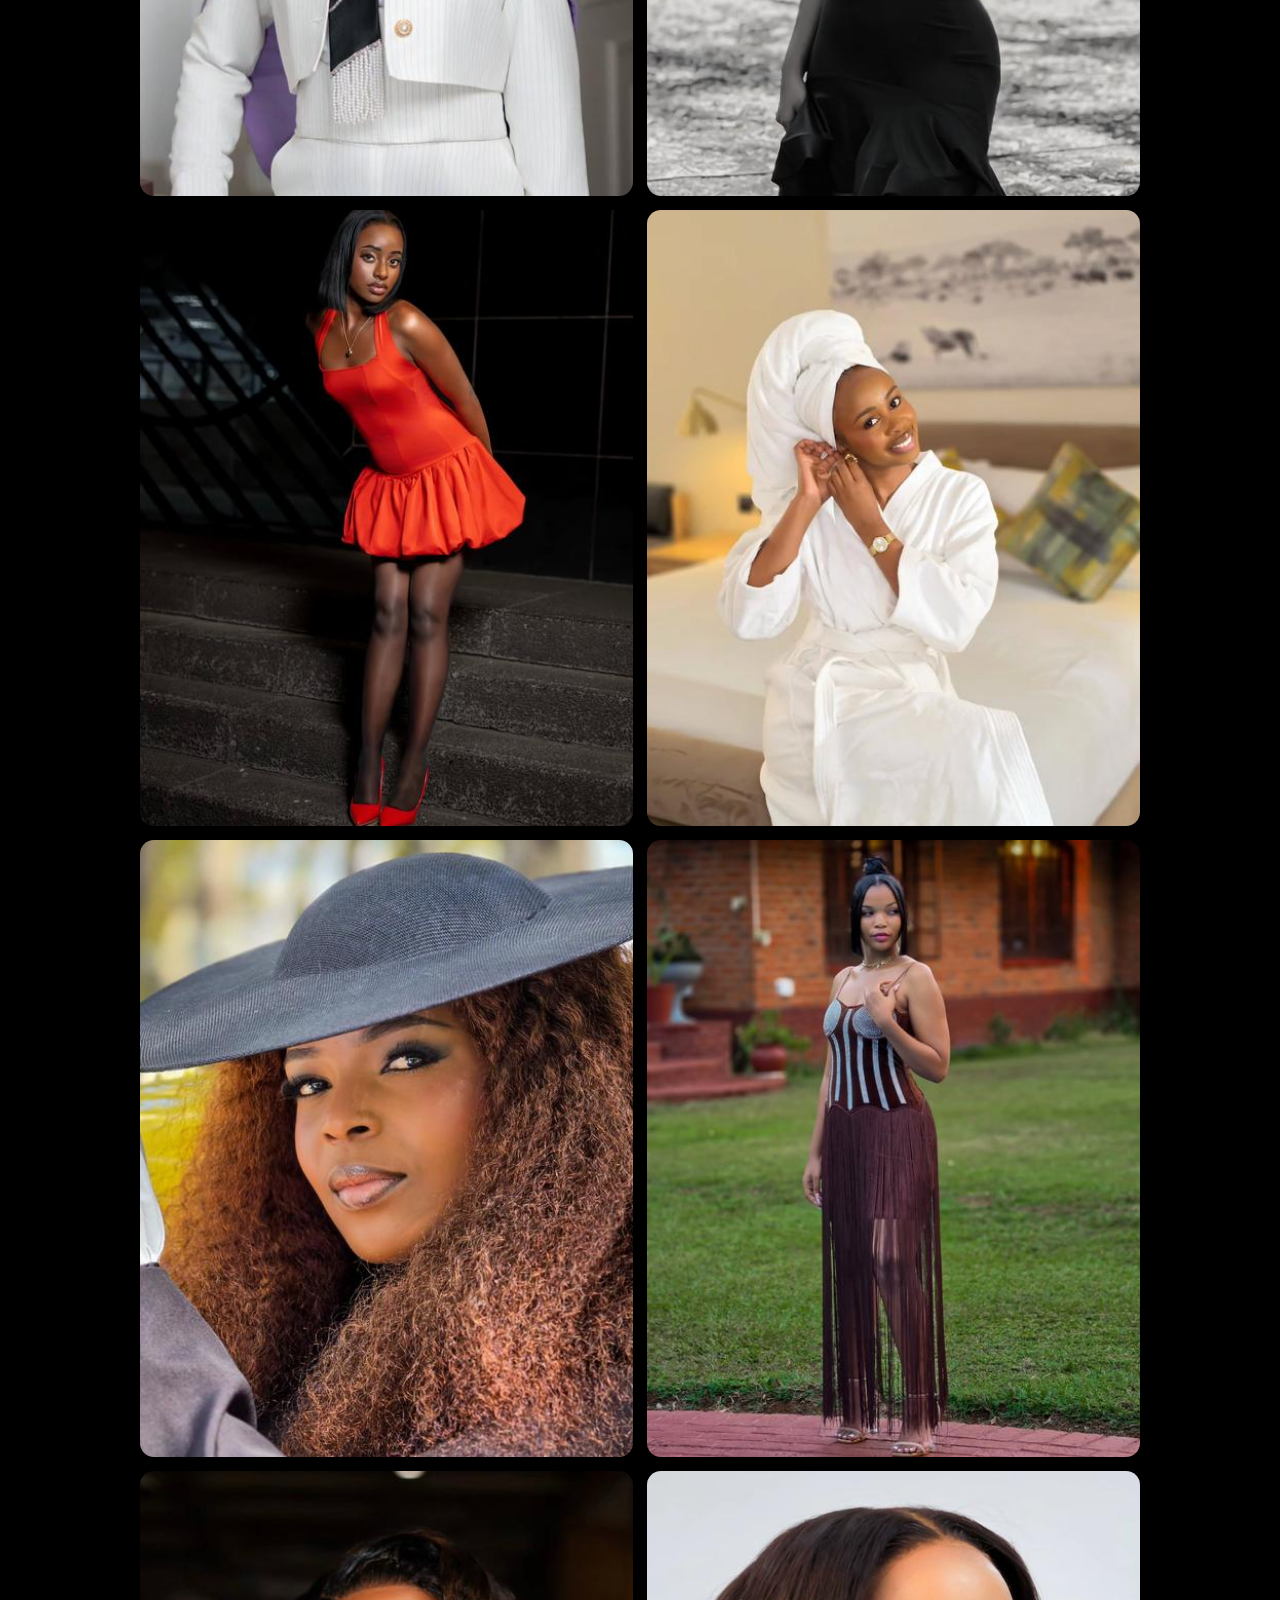
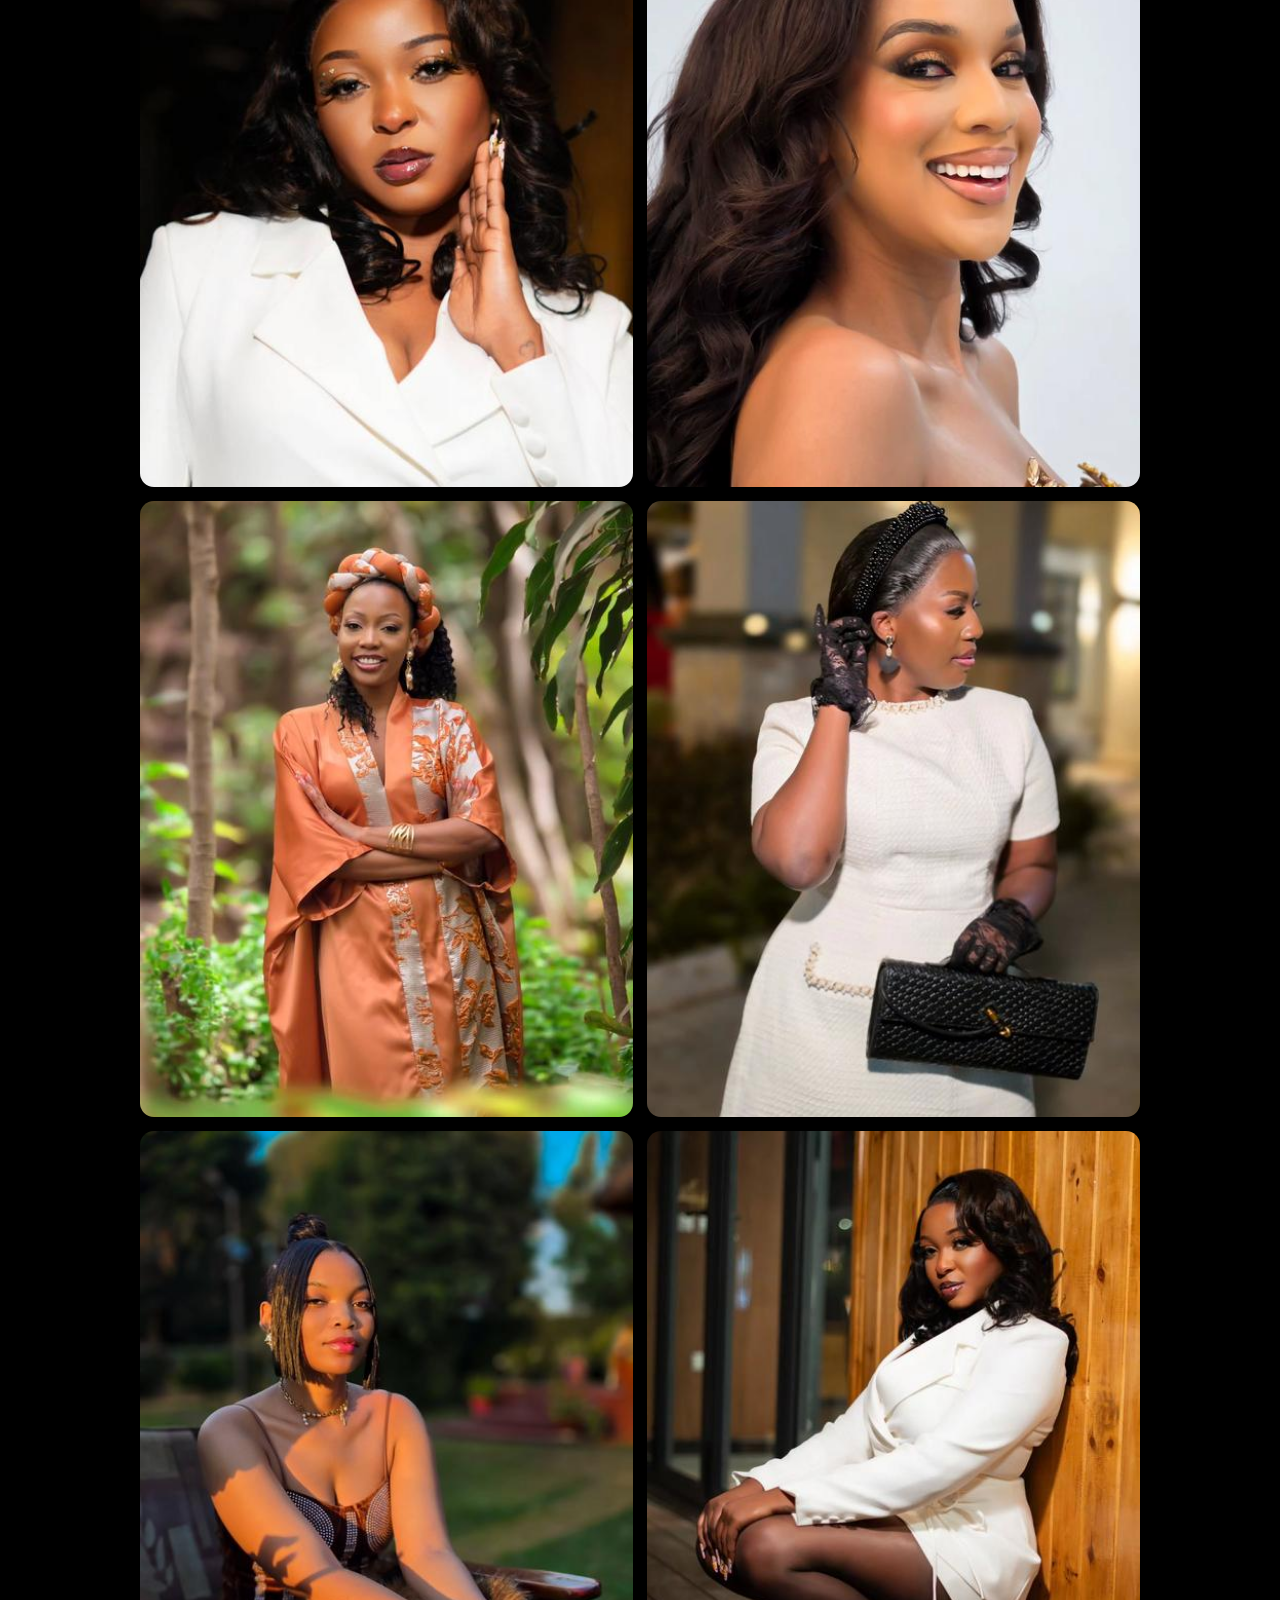
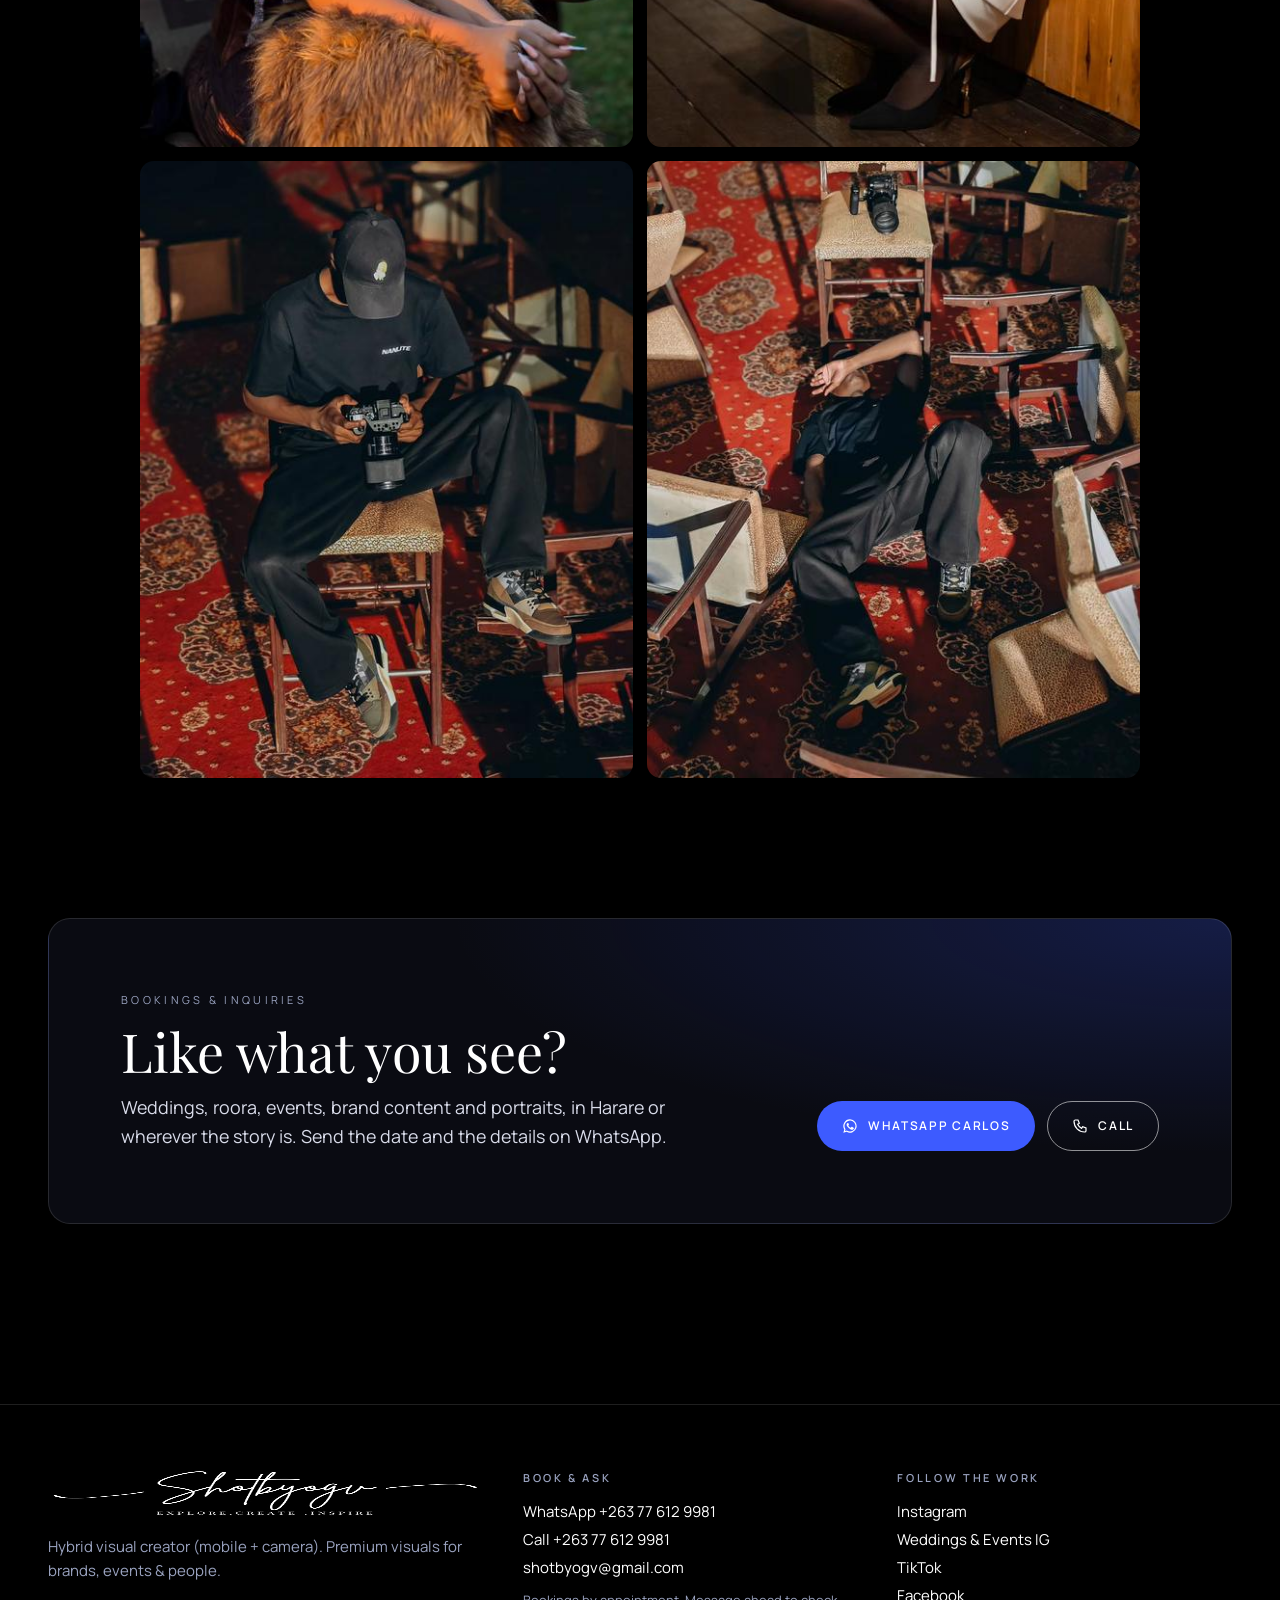
<file: gallery.html>
<!doctype html>
<html lang="en">
<head>
<meta charset="utf-8">
<meta name="viewport" content="width=device-width, initial-scale=1, viewport-fit=cover">
<title>Work | Shotbyogv Photography Portfolio, Harare</title>
<meta name="description" content="The Shotbyogv portfolio: weddings and pre-wedding shoots, events, stage photography of Fireboy DML, Sha Sha and Nutty O, red carpets and editorial portraits from Harare.">
<meta name="theme-color" content="#000000">
<link rel="canonical" href="https://ignatius-kimeu.github.io/storyfront-shotbyogv/gallery.html">
<meta property="og:type" content="website">
<meta property="og:site_name" content="Shotbyogv">
<meta property="og:title" content="Work | Shotbyogv Photography Portfolio, Harare">
<meta property="og:description" content="The Shotbyogv portfolio: weddings and pre-wedding shoots, events, stage photography of Fireboy DML, Sha Sha and Nutty O, red carpets and editorial portraits from Harare.">
<meta property="og:url" content="https://ignatius-kimeu.github.io/storyfront-shotbyogv/gallery.html">
<meta property="og:image" content="https://ignatius-kimeu.github.io/storyfront-shotbyogv/og-image.jpg">
<meta property="og:image:width" content="1200">
<meta property="og:image:height" content="630">
<meta property="og:image:alt" content="Shotbyogv logo beside a portrait of a smiling woman in an amber kimono">
<meta name="twitter:card" content="summary_large_image">
<meta name="twitter:title" content="Work | Shotbyogv Photography Portfolio, Harare">
<meta name="twitter:description" content="The Shotbyogv portfolio: weddings and pre-wedding shoots, events, stage photography of Fireboy DML, Sha Sha and Nutty O, red carpets and editorial portraits from Harare.">
<meta name="twitter:image" content="https://ignatius-kimeu.github.io/storyfront-shotbyogv/og-image.jpg">
<link rel="icon" href="favicon.ico" sizes="any">
<link rel="icon" type="image/png" sizes="192x192" href="images/icon-192.png">
<link rel="apple-touch-icon" href="apple-touch-icon.png">
<link rel="preconnect" href="https://fonts.googleapis.com"><link rel="preconnect" href="https://fonts.gstatic.com" crossorigin>
<link href="https://fonts.googleapis.com/css2?family=Playfair+Display:ital,wght@0,400;0,500;1,400&family=Manrope:wght@400;500;600&family=JetBrains+Mono:wght@500&display=swap" rel="stylesheet">
<link rel="stylesheet" href="css/site.css">
</head>
<body>
<div class="splash" aria-hidden="true"><img src="images/logo-white.png" alt=""></div>
<a class="sr-only" href="#main">Skip to content</a>
<header class="site-header">
  <div class="bar">
    <a class="brand" href="index.html" aria-label="Shotbyogv home"><img src="images/logo-white.png" alt="Shotbyogv" width="723" height="217"></a>
    <nav class="nav" aria-label="Main"><a href="index.html">Home</a><a href="gallery.html" aria-current=page>Work</a><a href="films.html">Films</a><a href="about.html">About</a><a href="contact.html">Contact</a></nav>
    <a class="btn btn-primary btn-sm book" href="https://wa.me/263776129981?text=Hi%20Carlos%2C%20I%20found%20you%20through%20the%20Shotbyogv%20website%20and%20I%27d%20like%20to%20book%20a%20shoot.%0A%0AType%20of%20shoot%20%28wedding%20/%20roora%20/%20event%20/%20brand%20/%20portrait%29%3A%0ADate%3A%0ALocation%3A%0AAnything%20else%3A" target="_blank" rel="noopener"><svg viewBox="0 0 24 24" fill="currentColor" aria-hidden="true"><path d="M12 2a10 10 0 0 0-8.6 15.1L2 22l5-1.3A10 10 0 1 0 12 2Zm0 18.2a8.2 8.2 0 0 1-4.2-1.2l-.3-.2-3 .8.8-2.9-.2-.3A8.2 8.2 0 1 1 12 20.2Zm4.5-6.1c-.2-.1-1.5-.7-1.7-.8s-.4-.1-.6.1-.7.8-.8 1-.3.2-.5.1a6.7 6.7 0 0 1-3.3-2.9c-.3-.4.3-.4.8-1.3a.5.5 0 0 0 0-.5l-.8-1.8c-.2-.5-.4-.4-.6-.4h-.5a1 1 0 0 0-.7.3 3 3 0 0 0-.9 2.2 5.2 5.2 0 0 0 1.1 2.8 11.9 11.9 0 0 0 4.6 4c1.7.7 2.3.8 3.2.7a2.7 2.7 0 0 0 1.8-1.3 2.2 2.2 0 0 0 .1-1.3c0-.1-.2-.2-.4-.3Z"/></svg>Book a shoot</a>
    <button class="menu-btn" data-menu="open" aria-expanded="false" aria-controls="mpanel"><span class="mb-label">Menu</span><span class="mb-icon" aria-hidden="true"><i></i><i></i></span></button>
  </div>
</header>
<div class="mobile-panel" id="mpanel" role="dialog" aria-modal="true" aria-label="Menu" hidden>
  <div class="mp-glow" aria-hidden="true"></div>
  <div class="mp-top">
    <a href="index.html" class="mp-logo"><img src="images/logo-white.png" alt="Shotbyogv home" width="723" height="217"></a>
    <button class="menu-btn mp-close" data-menu="close"><span class="mb-label">Close</span><span class="mb-icon x" aria-hidden="true"><i></i><i></i></span></button>
  </div>
  <div class="mp-meta"><span class="mp-rec"></span>Menu · Harare | Worldwide</div>
  <nav class="mp-nav" aria-label="Mobile"><a class="mi" href="index.html" style="--i:0"><span class="mi-n">01</span><span class="mi-t"><span class="mi-l">Home</span><span class="mi-d">The lens</span></span><span class="mi-ph"><img src="images/thumbs/amber-kimono-2.jpg" alt="" loading="lazy" width="96" height="96"></span></a><a class="mi" href="gallery.html" style="--i:1" aria-current=page><span class="mi-n">02</span><span class="mi-t"><span class="mi-l">Work</span><span class="mi-d">44 frames</span></span><span class="mi-ph"><img src="images/thumbs/pokello-lv-denim.jpg" alt="" loading="lazy" width="96" height="96"></span></a><a class="mi" href="films.html" style="--i:2"><span class="mi-n">03</span><span class="mi-t"><span class="mi-l">Films</span><span class="mi-d">3 short films</span></span><span class="mi-ph"><img src="images/posters/meet-carlos.jpg" alt="" loading="lazy" width="96" height="96"></span></a><a class="mi" href="about.html" style="--i:3"><span class="mi-n">04</span><span class="mi-t"><span class="mi-l">About</span><span class="mi-d">Carlos's story</span></span><span class="mi-ph"><img src="images/thumbs/self-portrait-camera.jpg" alt="" loading="lazy" width="96" height="96"></span></a><a class="mi" href="contact.html" style="--i:4"><span class="mi-n">05</span><span class="mi-t"><span class="mi-l">Contact</span><span class="mi-d">Book a shoot</span></span><span class="mi-ph"><img src="images/thumbs/couple-shawl-1.jpg" alt="" loading="lazy" width="96" height="96"></span></a></nav>
  <div class="mp-foot">
    <div class="mp-ctas"><a class="btn btn-primary" href="https://wa.me/263776129981?text=Hi%20Carlos%2C%20I%20found%20you%20through%20the%20Shotbyogv%20website%20and%20I%27d%20like%20to%20book%20a%20shoot.%0A%0AType%20of%20shoot%20%28wedding%20/%20roora%20/%20event%20/%20brand%20/%20portrait%29%3A%0ADate%3A%0ALocation%3A%0AAnything%20else%3A" target="_blank" rel="noopener"><svg viewBox="0 0 24 24" fill="currentColor" aria-hidden="true"><path d="M12 2a10 10 0 0 0-8.6 15.1L2 22l5-1.3A10 10 0 1 0 12 2Zm0 18.2a8.2 8.2 0 0 1-4.2-1.2l-.3-.2-3 .8.8-2.9-.2-.3A8.2 8.2 0 1 1 12 20.2Zm4.5-6.1c-.2-.1-1.5-.7-1.7-.8s-.4-.1-.6.1-.7.8-.8 1-.3.2-.5.1a6.7 6.7 0 0 1-3.3-2.9c-.3-.4.3-.4.8-1.3a.5.5 0 0 0 0-.5l-.8-1.8c-.2-.5-.4-.4-.6-.4h-.5a1 1 0 0 0-.7.3 3 3 0 0 0-.9 2.2 5.2 5.2 0 0 0 1.1 2.8 11.9 11.9 0 0 0 4.6 4c1.7.7 2.3.8 3.2.7a2.7 2.7 0 0 0 1.8-1.3 2.2 2.2 0 0 0 .1-1.3c0-.1-.2-.2-.4-.3Z"/></svg>WhatsApp</a><a class="btn btn-ghost" href="tel:+263776129981"><svg viewBox="0 0 24 24" fill="none" stroke="currentColor" stroke-width="1.8" aria-hidden="true"><path d="M5 3h4l2 5-2.5 1.5a11 11 0 0 0 6 6L16 13l5 2v4a2 2 0 0 1-2 2A16 16 0 0 1 3 5a2 2 0 0 1 2-2Z"/></svg>Call</a></div>
    <div class="mp-social"><a href="https://www.instagram.com/shotbyogv/" target="_blank" rel="noopener">Instagram</a><a href="https://www.tiktok.com/@shotbyogv" target="_blank" rel="noopener">TikTok</a><a href="https://www.facebook.com/search/top?q=Shotbyogv" target="_blank" rel="noopener">Facebook</a></div>
  </div>
</div>
<main id="main">
<section class="page-hero"><div class="wrap">
  <div class="eyebrow rv">The work · 44 frames</div>
  <h1 class="display rv">Portfolio, <em>unfiltered.</em></h1>
  <p class="lede rv">Weddings, roora, events, stages and editorials, straight from the Shotbyogv archive. Tap any frame to see it full size.</p>
</div></section>
<section class="section" id="worked-with"><div class="wrap">
  <div class="section-head"><div><div class="eyebrow rv">In front of the lens</div><h2 class="h2 rv">Worked with <em>names you know.</em></h2></div>
  <p class="lede rv" style="max-width:420px">Stages, red carpets and brand shoots, photographed by Shotbyogv.</p></div>
  <div class="stars"><button class="star rv rv-d0" type="button" data-lb data-lb-group="gallery-stars" data-full="images/pokello-lv-denim.jpg" data-title="Pokello" data-note="Red carpet · event coverage" aria-label="Open photo of Pokello">
      <img src="images/thumbs/pokello-lv-denim.jpg" alt="Pokello posing on a blue red-carpet set in a monogram denim bomber jacket and tiered skirt, holding a white trunk clutch" loading="lazy" width="480" height="640"><span class="fans" aria-label="4.4M Instagram followers"><b>4.4M</b> followers</span><span class="who"><b>Pokello</b><span>Media personality &amp; entrepreneur</span></span></button><button class="star rv rv-d1" type="button" data-lb data-lb-group="gallery-stars" data-full="images/fireboy-stage-2.jpg" data-title="Fireboy DML" data-note="Live performance · stage photography" aria-label="Open photo of Fireboy DML">
      <img src="images/thumbs/fireboy-stage-2.jpg" alt="Fireboy DML performing on stage in a pinstripe suit and dark sunglasses, microphone to his mouth" loading="lazy" width="480" height="640"><span class="fans" aria-label="4.6M Instagram followers"><b>4.6M</b> followers</span><span class="who"><b>Fireboy DML</b><span>Musician</span></span></button><button class="star rv rv-d2" type="button" data-lb data-lb-group="gallery-stars" data-full="images/shasha-stage.jpg" data-title="Sha Sha" data-note="Live performance · concert" aria-label="Open photo of Sha Sha">
      <img src="images/thumbs/shasha-stage.jpg" alt="Sha Sha performing on stage in a denim jacket under purple and pink stage lights" loading="lazy" width="480" height="640"><span class="fans" aria-label="763K Instagram followers"><b>763K</b> followers</span><span class="who"><b>Sha Sha</b><span>Singer</span></span></button><button class="star rv rv-d0" type="button" data-lb data-lb-group="gallery-stars" data-full="images/nutty-o-stage-side.jpg" data-title="Nutty O" data-note="Live performance · stage photography" aria-label="Open photo of Nutty O">
      <img src="images/thumbs/nutty-o-stage-side.jpg" alt="Nutty O on a dark stage in a black-and-white leather jacket and white trousers" loading="lazy" width="497" height="640"><span class="fans" aria-label="257K Instagram followers"><b>257K</b> followers</span><span class="who"><b>Nutty O</b><span>Musician</span></span></button><button class="star rv rv-d1" type="button" data-lb data-lb-group="gallery-stars" data-full="images/chef-on-duty.jpg" data-title="Chef On Duty" data-note="Brand content · food &amp; chef" aria-label="Open photo of Chef On Duty">
      <img src="images/thumbs/chef-on-duty.jpg" alt="Chef On Duty in a denim chef jacket lifting a forkful of pasta from a wok, holding a sauce bottle and smiling" loading="lazy" width="480" height="640"><span class="fans" aria-label="10.6K Instagram followers"><b>10.6K</b> followers</span><span class="who"><b>Chef On Duty</b><span>Chef &amp; food stylist</span></span></button></div>
</div></section>
<section class="section" style="padding-top:0"><div class="wrap">
  <div class="section-head"><div><div class="eyebrow rv">Everything</div><h2 class="h2 rv">The full <em>archive.</em></h2></div></div>
  <div class="grid-2"><button class="ph rv" type="button" data-lb data-lb-group="all" data-full="images/pokello-lv-denim.jpg" data-title="Pokello" data-note="Red carpet · event coverage" aria-label="Open photo: Pokello"><img src="images/thumbs/pokello-lv-denim.jpg" alt="Pokello posing on a blue red-carpet set in a monogram denim bomber jacket and tiered skirt, holding a white trunk clutch" width="480" height="640" loading="lazy" decoding="async"></button><button class="ph rv" type="button" data-lb data-lb-group="all" data-full="images/amber-kimono-2.jpg" data-title="Amber kimono" data-note="Outdoor portrait" aria-label="Open photo: Amber kimono"><img src="images/thumbs/amber-kimono-2.jpg" alt="Smiling woman in an amber satin kimono and braided headwrap, hands clasped, against soft green bokeh" width="480" height="640" loading="lazy" decoding="async"></button><button class="ph rv" type="button" data-lb data-lb-group="all" data-full="images/fireboy-stage-2.jpg" data-title="Fireboy DML" data-note="Live performance · stage photography" aria-label="Open photo: Fireboy DML"><img src="images/thumbs/fireboy-stage-2.jpg" alt="Fireboy DML performing on stage in a pinstripe suit and dark sunglasses, microphone to his mouth" width="480" height="640" loading="lazy" decoding="async"></button><button class="ph rv" type="button" data-lb data-lb-group="all" data-full="images/couple-shawl-1.jpg" data-title="Pre-wedding" data-note="Couple session" aria-label="Open photo: Pre-wedding"><img src="images/thumbs/couple-shawl-1.jpg" alt="Couple facing each other on a gravel road, she in a white fringed shawl and lace gown, he in a beige suit and flat cap" width="480" height="640" loading="lazy" decoding="async"></button><button class="ph rv" type="button" data-lb data-lb-group="all" data-full="images/yellow-fur-portrait.jpg" data-title="Yellow feathers" data-note="Night editorial" aria-label="Open photo: Yellow feathers"><img src="images/thumbs/yellow-fur-portrait.jpg" alt="Woman in sunglasses with voluminous yellow feather sleeves, lit against a dark night background" width="480" height="640" loading="lazy" decoding="async"></button><button class="ph rv" type="button" data-lb data-lb-group="all" data-full="images/wedding-black-suit-1.jpg" data-title="Wedding" data-note="Couple portrait" aria-label="Open photo: Wedding"><img src="images/thumbs/wedding-black-suit-1.jpg" alt="Groom in a black suit looking at his bride in a beaded high-neck gown and veil at an outdoor reception" width="480" height="640" loading="lazy" decoding="async"></button><button class="ph rv" type="button" data-lb data-lb-group="all" data-full="images/shasha-stage.jpg" data-title="Sha Sha" data-note="Live performance · concert" aria-label="Open photo: Sha Sha"><img src="images/thumbs/shasha-stage.jpg" alt="Sha Sha performing on stage in a denim jacket under purple and pink stage lights" width="480" height="640" loading="lazy" decoding="async"></button><button class="ph rv" type="button" data-lb data-lb-group="all" data-full="images/mint-gown-parasol-1.jpg" data-title="Mint &amp; dahlias" data-note="Editorial · flower farm" aria-label="Open photo: Mint &amp; dahlias"><img src="images/thumbs/mint-gown-parasol-1.jpg" alt="Woman in a mint tulle gown holding a paper parasol among dahlias under a blue sky" width="480" height="640" loading="lazy" decoding="async"></button><button class="ph rv" type="button" data-lb data-lb-group="all" data-full="images/floral-hat-portrait.jpg" data-title="Florals" data-note="Event portrait" aria-label="Open photo: Florals"><img src="images/thumbs/floral-hat-portrait.jpg" alt="Woman in a pink floral wide-brim hat and matching flower corset at a garden event" width="480" height="640" loading="lazy" decoding="async"></button><button class="ph rv" type="button" data-lb data-lb-group="all" data-full="images/nutty-o-stage-side.jpg" data-title="Nutty O" data-note="Live performance · stage photography" aria-label="Open photo: Nutty O"><img src="images/thumbs/nutty-o-stage-side.jpg" alt="Nutty O on a dark stage in a black-and-white leather jacket and white trousers" width="497" height="640" loading="lazy" decoding="async"></button><button class="ph rv" type="button" data-lb data-lb-group="all" data-full="images/red-dress-stairs-seated.jpg" data-title="Red" data-note="Night editorial" aria-label="Open photo: Red"><img src="images/thumbs/red-dress-stairs-seated.jpg" alt="Woman in a red dress and red heels seated on concrete stairs under red light" width="486" height="640" loading="lazy" decoding="async"></button><button class="ph rv" type="button" data-lb data-lb-group="all" data-full="images/couple-hands-bw.jpg" data-title="Pre-wedding" data-note="Details · black and white" aria-label="Open photo: Pre-wedding"><img src="images/thumbs/couple-hands-bw.jpg" alt="Black-and-white close-up of a couple holding hands, engagement ring visible" width="480" height="640" loading="lazy" decoding="async"></button><button class="ph rv" type="button" data-lb data-lb-group="all" data-full="images/wide-brim-hat-beetle.jpg" data-title="Wide brim" data-note="Event portrait" aria-label="Open photo: Wide brim"><img src="images/thumbs/wide-brim-hat-beetle.jpg" alt="Woman in a wide-brim black hat, blazer with ruffled cuffs and white skirt beside a yellow vintage Beetle" width="480" height="640" loading="lazy" decoding="async"></button><button class="ph rv" type="button" data-lb data-lb-group="all" data-full="images/chef-on-duty.jpg" data-title="Chef On Duty" data-note="Brand content · food &amp; chef" aria-label="Open photo: Chef On Duty"><img src="images/thumbs/chef-on-duty.jpg" alt="Chef On Duty in a denim chef jacket lifting a forkful of pasta from a wok, holding a sauce bottle and smiling" width="480" height="640" loading="lazy" decoding="async"></button><button class="ph rv" type="button" data-lb data-lb-group="all" data-full="images/black-hat-forest-1.jpg" data-title="Black hat" data-note="Forest editorial" aria-label="Open photo: Black hat"><img src="images/thumbs/black-hat-forest-1.jpg" alt="Woman in a one-shoulder ruffled black dress and flat-brim hat posing in a pine forest" width="482" height="640" loading="lazy" decoding="async"></button><button class="ph rv" type="button" data-lb data-lb-group="all" data-full="images/wedding-black-suit-2.jpg" data-title="Wedding" data-note="The entrance" aria-label="Open photo: Wedding"><img src="images/thumbs/wedding-black-suit-2.jpg" alt="Bride waving and groom smiling as they make their entrance at an outdoor wedding" width="480" height="640" loading="lazy" decoding="async"></button><button class="ph rv" type="button" data-lb data-lb-group="all" data-full="images/gold-corset-portrait-1.jpg" data-title="Gold" data-note="Studio beauty" aria-label="Open photo: Gold"><img src="images/thumbs/gold-corset-portrait-1.jpg" alt="Studio beauty portrait of a woman in a gold jewelled corset against a pale grey backdrop" width="566" height="640" loading="lazy" decoding="async"></button><button class="ph rv" type="button" data-lb data-lb-group="all" data-full="images/rhinestone-suit-vintage-car.jpg" data-title="Rhinestones" data-note="Fashion portrait" aria-label="Open photo: Rhinestones"><img src="images/thumbs/rhinestone-suit-vintage-car.jpg" alt="Man in a rhinestone-studded denim suit and sunglasses leaning on a red vintage car outside a mansion" width="480" height="640" loading="lazy" decoding="async"></button><button class="ph rv" type="button" data-lb data-lb-group="all" data-full="images/evening-sequin-portrait.jpg" data-title="Evening" data-note="Event portrait" aria-label="Open photo: Evening"><img src="images/thumbs/evening-sequin-portrait.jpg" alt="Smiling woman in a bronze beaded off-shoulder gown at an evening event" width="480" height="640" loading="lazy" decoding="async"></button><button class="ph rv" type="button" data-lb data-lb-group="all" data-full="images/fringe-dress-pool.jpg" data-title="Fringe" data-note="Lifestyle portrait" aria-label="Open photo: Fringe"><img src="images/thumbs/fringe-dress-pool.jpg" alt="Woman in a brown fringed corset dress standing on a stepping stone in a garden pool" width="480" height="640" loading="lazy" decoding="async"></button><button class="ph rv" type="button" data-lb data-lb-group="all" data-full="images/fireboy-stage-1.jpg" data-title="Fireboy DML" data-note="Live performance · wide" aria-label="Open photo: Fireboy DML"><img src="images/thumbs/fireboy-stage-1.jpg" alt="Fireboy DML walking across a blue-lit stage in a pinstripe suit, singing into a microphone" width="480" height="640" loading="lazy" decoding="async"></button><button class="ph rv" type="button" data-lb data-lb-group="all" data-full="images/amber-kimono-1.jpg" data-title="Amber kimono" data-note="Outdoor portrait · full length" aria-label="Open photo: Amber kimono"><img src="images/thumbs/amber-kimono-1.jpg" alt="Woman in an amber and ivory brocade kimono walking along a forest path" width="480" height="640" loading="lazy" decoding="async"></button><button class="ph rv" type="button" data-lb data-lb-group="all" data-full="images/couple-shawl-walk.jpg" data-title="Pre-wedding" data-note="Couple session · walking away" aria-label="Open photo: Pre-wedding"><img src="images/thumbs/couple-shawl-walk.jpg" alt="Couple walking away hand in hand along a country road, her shawl embroidered with their names" width="480" height="640" loading="lazy" decoding="async"></button><button class="ph rv" type="button" data-lb data-lb-group="all" data-full="images/birthday-roses.jpg" data-title="Birthday" data-note="Birthday shoot" aria-label="Open photo: Birthday"><img src="images/thumbs/birthday-roses.jpg" alt="Woman in a white suit holding a large bouquet of pink roses with a birthday ribbon" width="480" height="640" loading="lazy" decoding="async"></button><button class="ph rv" type="button" data-lb data-lb-group="all" data-full="images/yellow-fur-full.jpg" data-title="Yellow feathers" data-note="Night editorial · full length" aria-label="Open photo: Yellow feathers"><img src="images/thumbs/yellow-fur-full.jpg" alt="Full-length night portrait of a woman in yellow feather sleeves, black playsuit and thigh-high boots" width="480" height="640" loading="lazy" decoding="async"></button><button class="ph rv" type="button" data-lb data-lb-group="all" data-full="images/white-dress-evening-1.jpg" data-title="White tweed" data-note="Event portrait" aria-label="Open photo: White tweed"><img src="images/thumbs/white-dress-evening-1.jpg" alt="Smiling woman in a white tweed dress, black lace gloves and woven clutch at an evening event" width="480" height="640" loading="lazy" decoding="async"></button><button class="ph rv" type="button" data-lb data-lb-group="all" data-full="images/nutty-o-stage-back.jpg" data-title="Nutty O" data-note="Live performance · from behind the artist" aria-label="Open photo: Nutty O"><img src="images/thumbs/nutty-o-stage-back.jpg" alt="Nutty O walking away from the camera on stage, his name across the back of his jacket, lights reflecting off the floor" width="497" height="640" loading="lazy" decoding="async"></button><button class="ph rv" type="button" data-lb data-lb-group="all" data-full="images/mint-gown-parasol-2.jpg" data-title="Mint &amp; dahlias" data-note="Editorial · from above" aria-label="Open photo: Mint &amp; dahlias"><img src="images/thumbs/mint-gown-parasol-2.jpg" alt="Overhead view of a mint tulle gown spread out between rows of flowers, face hidden by a parasol" width="480" height="640" loading="lazy" decoding="async"></button><button class="ph rv" type="button" data-lb data-lb-group="all" data-full="images/wedding-black-suit-3.jpg" data-title="Wedding" data-note="Ceremony candid" aria-label="Open photo: Wedding"><img src="images/thumbs/wedding-black-suit-3.jpg" alt="Bride and groom seated side by side, laughing, at an outdoor ceremony under trees" width="480" height="640" loading="lazy" decoding="async"></button><button class="ph rv" type="button" data-lb data-lb-group="all" data-full="images/floral-hat-full.jpg" data-title="Florals" data-note="Event portrait · full length" aria-label="Open photo: Florals"><img src="images/thumbs/floral-hat-full.jpg" alt="Full-length portrait of a woman in a pink fringed floral gown and hat beside a pink event display" width="480" height="640" loading="lazy" decoding="async"></button><button class="ph rv" type="button" data-lb data-lb-group="all" data-full="images/graduation-portrait.jpg" data-title="Graduation" data-note="Graduation portrait" aria-label="Open photo: Graduation"><img src="images/thumbs/graduation-portrait.jpg" alt="Graduate with blonde waves in a white suit, black tie and academic hood, smiling" width="480" height="640" loading="lazy" decoding="async"></button><button class="ph rv" type="button" data-lb data-lb-group="all" data-full="images/black-hat-forest-bw.jpg" data-title="Black hat" data-note="Forest editorial · black and white" aria-label="Open photo: Black hat"><img src="images/thumbs/black-hat-forest-bw.jpg" alt="Black-and-white portrait of a woman tipping a flat-brim hat in a forest" width="482" height="640" loading="lazy" decoding="async"></button><button class="ph rv" type="button" data-lb data-lb-group="all" data-full="images/red-dress-stairs-standing.jpg" data-title="Red" data-note="Night editorial · full length" aria-label="Open photo: Red"><img src="images/thumbs/red-dress-stairs-standing.jpg" alt="Woman in a red bubble-hem dress standing on dark stairs, hands behind her back" width="486" height="640" loading="lazy" decoding="async"></button><button class="ph rv" type="button" data-lb data-lb-group="all" data-full="images/hotel-robe-morning.jpg" data-title="Getting ready" data-note="Morning-of preparations" aria-label="Open photo: Getting ready"><img src="images/thumbs/hotel-robe-morning.jpg" alt="Woman in a white robe and towel wrap putting on an earring in a hotel room" width="480" height="640" loading="lazy" decoding="async"></button><button class="ph rv" type="button" data-lb data-lb-group="all" data-full="images/wide-brim-hat-portrait.jpg" data-title="Wide brim" data-note="Portrait · golden hour" aria-label="Open photo: Wide brim"><img src="images/thumbs/wide-brim-hat-portrait.jpg" alt="Close-up of a woman in a wide-brim black hat with curly auburn hair in warm light" width="480" height="640" loading="lazy" decoding="async"></button><button class="ph rv" type="button" data-lb data-lb-group="all" data-full="images/fringe-dress-lawn.jpg" data-title="Fringe" data-note="Lifestyle portrait · full length" aria-label="Open photo: Fringe"><img src="images/thumbs/fringe-dress-lawn.jpg" alt="Woman in a brown fringed corset dress standing on a lawn in front of a brick house" width="480" height="640" loading="lazy" decoding="async"></button><button class="ph rv" type="button" data-lb data-lb-group="all" data-full="images/birthday-white-suit-portrait.jpg" data-title="Birthday" data-note="Birthday shoot · portrait" aria-label="Open photo: Birthday"><img src="images/thumbs/birthday-white-suit-portrait.jpg" alt="Close portrait of a woman in a white blazer with her hand raised to her face, warm wood background" width="480" height="640" loading="lazy" decoding="async"></button><button class="ph rv" type="button" data-lb data-lb-group="all" data-full="images/gold-corset-portrait-2.jpg" data-title="Gold" data-note="Studio beauty" aria-label="Open photo: Gold"><img src="images/thumbs/gold-corset-portrait-2.jpg" alt="Smiling studio portrait of a woman with long waves in a gold jewelled corset" width="566" height="640" loading="lazy" decoding="async"></button><button class="ph rv" type="button" data-lb data-lb-group="all" data-full="images/amber-kimono-3.jpg" data-title="Amber kimono" data-note="Outdoor portrait" aria-label="Open photo: Amber kimono"><img src="images/thumbs/amber-kimono-3.jpg" alt="Woman in an amber kimono with arms folded, framed by young trees and leaves" width="480" height="640" loading="lazy" decoding="async"></button><button class="ph rv" type="button" data-lb data-lb-group="all" data-full="images/white-dress-evening-2.jpg" data-title="White tweed" data-note="Event portrait" aria-label="Open photo: White tweed"><img src="images/thumbs/white-dress-evening-2.jpg" alt="Woman in a white tweed dress touching her earring, black clutch in hand, at dusk" width="480" height="640" loading="lazy" decoding="async"></button><button class="ph rv" type="button" data-lb data-lb-group="all" data-full="images/fringe-dress-lounge.jpg" data-title="Fringe" data-note="Lifestyle portrait · golden hour" aria-label="Open photo: Fringe"><img src="images/thumbs/fringe-dress-lounge.jpg" alt="Woman in a corset top seated on a fur throw on a garden chair at golden hour" width="480" height="640" loading="lazy" decoding="async"></button><button class="ph rv" type="button" data-lb data-lb-group="all" data-full="images/birthday-white-suit-crouch.jpg" data-title="Birthday" data-note="Birthday shoot" aria-label="Open photo: Birthday"><img src="images/thumbs/birthday-white-suit-crouch.jpg" alt="Woman in a white blazer dress crouching against a wooden wall" width="480" height="640" loading="lazy" decoding="async"></button><button class="ph rv" type="button" data-lb data-lb-group="all" data-full="images/self-portrait-camera.jpg" data-title="Carlos Takudzwa" data-note="Self-portrait · the man behind Shotbyogv" aria-label="Open photo: Carlos Takudzwa"><img src="images/thumbs/self-portrait-camera.jpg" alt="Carlos seated among scattered chairs on a red patterned carpet, holding his camera" width="640" height="640" loading="lazy" decoding="async"></button><button class="ph rv" type="button" data-lb data-lb-group="all" data-full="images/self-portrait-chairs-1.jpg" data-title="Carlos Takudzwa" data-note="Self-portrait" aria-label="Open photo: Carlos Takudzwa"><img src="images/thumbs/self-portrait-chairs-1.jpg" alt="Carlos lying among overturned chairs on a red patterned carpet, arm over his face" width="640" height="640" loading="lazy" decoding="async"></button></div>
</div></section>
<section class="section" style="padding-top:0"><div class="wrap"><div class="cta-band rv">
  <div><div class="eyebrow">Bookings &amp; inquiries</div><h2 class="h2" style="margin-top:14px">Like what you see?</h2><p class="lede" style="margin-top:14px">Weddings, roora, events, brand content and portraits, in Harare or wherever the story is. Send the date and the details on WhatsApp.</p></div>
  <div class="actions"><a class="btn btn-primary" href="https://wa.me/263776129981?text=Hi%20Carlos%2C%20I%20found%20you%20through%20the%20Shotbyogv%20website%20and%20I%27d%20like%20to%20book%20a%20shoot.%0A%0AType%20of%20shoot%20%28wedding%20/%20roora%20/%20event%20/%20brand%20/%20portrait%29%3A%0ADate%3A%0ALocation%3A%0AAnything%20else%3A" target="_blank" rel="noopener"><svg viewBox="0 0 24 24" fill="currentColor" aria-hidden="true"><path d="M12 2a10 10 0 0 0-8.6 15.1L2 22l5-1.3A10 10 0 1 0 12 2Zm0 18.2a8.2 8.2 0 0 1-4.2-1.2l-.3-.2-3 .8.8-2.9-.2-.3A8.2 8.2 0 1 1 12 20.2Zm4.5-6.1c-.2-.1-1.5-.7-1.7-.8s-.4-.1-.6.1-.7.8-.8 1-.3.2-.5.1a6.7 6.7 0 0 1-3.3-2.9c-.3-.4.3-.4.8-1.3a.5.5 0 0 0 0-.5l-.8-1.8c-.2-.5-.4-.4-.6-.4h-.5a1 1 0 0 0-.7.3 3 3 0 0 0-.9 2.2 5.2 5.2 0 0 0 1.1 2.8 11.9 11.9 0 0 0 4.6 4c1.7.7 2.3.8 3.2.7a2.7 2.7 0 0 0 1.8-1.3 2.2 2.2 0 0 0 .1-1.3c0-.1-.2-.2-.4-.3Z"/></svg>WhatsApp Carlos</a><a class="btn btn-ghost" href="tel:+263776129981"><svg viewBox="0 0 24 24" fill="none" stroke="currentColor" stroke-width="1.8" aria-hidden="true"><path d="M5 3h4l2 5-2.5 1.5a11 11 0 0 0 6 6L16 13l5 2v4a2 2 0 0 1-2 2A16 16 0 0 1 3 5a2 2 0 0 1 2-2Z"/></svg>Call</a></div>
</div></div></section>
</main>
<footer class="site-footer">
  <div class="wrap">
    <div class="foot">
      <div class="stack">
        <img src="images/logo-white.png" alt="Shotbyogv, Explore. Create. Inspire." width="723" height="217">
        <p class="muted">Hybrid visual creator (mobile + camera). Premium visuals for brands, events &amp; people.</p>
        <p>Based in Harare, Zimbabwe · available worldwide</p>
      </div>
      <div>
        <h4>Book &amp; ask</h4>
        <a href="https://wa.me/263776129981?text=Hi%20Carlos%2C%20I%20found%20you%20through%20the%20Shotbyogv%20website%20and%20I%27d%20like%20to%20book%20a%20shoot.%0A%0AType%20of%20shoot%20%28wedding%20/%20roora%20/%20event%20/%20brand%20/%20portrait%29%3A%0ADate%3A%0ALocation%3A%0AAnything%20else%3A" target="_blank" rel="noopener">WhatsApp +263 77 612 9981</a>
        <a href="tel:+263776129981">Call +263 77 612 9981</a>
        <a href="mailto:shotbyogv@gmail.com">shotbyogv@gmail.com</a>
        <p class="muted" style="margin-top:10px;font-size:13px">Bookings by appointment. Message ahead to check dates.</p>
      </div>
      <div>
        <h4>Follow the work</h4>
        <a href="https://www.instagram.com/shotbyogv/" target="_blank" rel="noopener">Instagram</a><a href="https://www.instagram.com/shotbyogv.events/" target="_blank" rel="noopener">Weddings & Events IG</a><a href="https://www.tiktok.com/@shotbyogv" target="_blank" rel="noopener">TikTok</a><a href="https://www.facebook.com/search/top?q=Shotbyogv" target="_blank" rel="noopener">Facebook</a><a href="https://www.threads.net/@shotbyogv" target="_blank" rel="noopener">Threads</a><a href="https://pin.it/2QnkyhbTO" target="_blank" rel="noopener">Pinterest</a>
      </div>
    </div>
    <div class="legal">
      <span>© <span id="year">2026</span> Shotbyogv · Carlos Takudzwa. All photographs and films © Shotbyogv.</span>
      <span>No personal data is collected or stored by this site. WhatsApp, call and email buttons contact Shotbyogv directly, not through a server. The map is provided by Google.</span>
    </div>
  </div>
</footer>
<a class="wa-float" href="https://wa.me/263776129981?text=Hi%20Carlos%2C%20I%20found%20you%20through%20the%20Shotbyogv%20website%20and%20I%27d%20like%20to%20book%20a%20shoot.%0A%0AType%20of%20shoot%20%28wedding%20/%20roora%20/%20event%20/%20brand%20/%20portrait%29%3A%0ADate%3A%0ALocation%3A%0AAnything%20else%3A" target="_blank" rel="noopener" aria-label="Chat with Shotbyogv on WhatsApp"><svg viewBox="0 0 24 24" fill="#fff" aria-hidden="true"><path d="M12 2a10 10 0 0 0-8.6 15.1L2 22l5-1.3A10 10 0 1 0 12 2Zm0 18.2a8.2 8.2 0 0 1-4.2-1.2l-.3-.2-3 .8.8-2.9-.2-.3A8.2 8.2 0 1 1 12 20.2Zm4.5-6.1c-.2-.1-1.5-.7-1.7-.8s-.4-.1-.6.1-.7.8-.8 1-.3.2-.5.1a6.7 6.7 0 0 1-3.3-2.9c-.3-.4.3-.4.8-1.3a.5.5 0 0 0 0-.5l-.8-1.8c-.2-.5-.4-.4-.6-.4h-.5a1 1 0 0 0-.7.3 3 3 0 0 0-.9 2.2 5.2 5.2 0 0 0 1.1 2.8 11.9 11.9 0 0 0 4.6 4c1.7.7 2.3.8 3.2.7a2.7 2.7 0 0 0 1.8-1.3 2.2 2.2 0 0 0 .1-1.3c0-.1-.2-.2-.4-.3Z"/></svg></a>
<div class="lb" role="dialog" aria-modal="true" aria-label="Photo viewer">
  <div class="lb-top"><span class="count">01 / 01</span><button class="x" aria-label="Close viewer"><svg viewBox="0 0 24 24" fill="none" stroke="currentColor" stroke-width="1.8" aria-hidden="true"><path d="M6 6l12 12M18 6 6 18"/></svg></button></div>
  <div class="lb-stage"><button class="prev" aria-label="Previous photo"><svg viewBox="0 0 24 24" fill="none" stroke="currentColor" stroke-width="1.8" aria-hidden="true"><path d="M15 5l-7 7 7 7"/></svg></button><img alt=""><button class="next" aria-label="Next photo"><svg viewBox="0 0 24 24" fill="none" stroke="currentColor" stroke-width="1.8" aria-hidden="true"><path d="M9 5l7 7-7 7"/></svg></button></div>
  <div class="lb-cap"><b></b><span></span></div>
</div>
<script src="js/site.js" defer></script>
</body>
</html>
</file>
<file: css/site.css>
/* Shotbyogv — Palette E "Stage Cobalt", built on the logo's pure black & white */
:root{
  --bg:#000000; --surface:#0A0B12; --surface-2:#11131D; --line:rgba(255,255,255,.12);
  --text:#FFFFFF; --muted:#9AA3C0; --accent:#3D5BFF; --accent-text:#6B7BFF;
  --serif:'Playfair Display',Georgia,serif; --sans:Manrope,system-ui,-apple-system,Segoe UI,sans-serif; --mono:'JetBrains Mono',ui-monospace,monospace;
  --gutter:clamp(16px,4vw,48px); --max:1280px; --r:14px;
  --ease:cubic-bezier(.2,.7,.1,1);
}
*{box-sizing:border-box;margin:0;padding:0}
html{scroll-behavior:smooth;-webkit-text-size-adjust:100%}
body{background:var(--bg);color:var(--text);font-family:var(--sans);font-size:16px;line-height:1.6;overflow-x:hidden}
img,video{display:block;max-width:100%}
a{color:inherit}
button{font:inherit;color:inherit}
:focus-visible{outline:2px solid var(--accent-text);outline-offset:3px}
.wrap{max-width:var(--max);margin:0 auto;padding:0 var(--gutter)}
.sr-only{position:absolute;width:1px;height:1px;overflow:hidden;clip:rect(0 0 0 0);white-space:nowrap}

/* ---------- splash ---------- */
.splash{position:fixed;inset:0;z-index:100;background:#000;display:grid;place-items:center;transition:opacity .7s var(--ease),visibility .7s}
.splash img{width:min(300px,64vw);opacity:0;animation:splashIn 1s var(--ease) .1s forwards}
.splash.done{opacity:0;visibility:hidden}
@keyframes splashIn{from{opacity:0;transform:translateY(8px)}to{opacity:1;transform:none}}

/* ---------- header ---------- */
.site-header{position:fixed;top:0;left:0;right:0;z-index:50;transition:transform .45s var(--ease),background .3s}
.site-header .bar{display:flex;align-items:center;justify-content:space-between;gap:16px;padding:14px var(--gutter);max-width:1440px;margin:0 auto}
.site-header.scrolled{background:rgba(0,0,0,.92);border-bottom:1px solid var(--line)}
.site-header.hide{transform:translateY(-100%)}
.brand img{height:40px;width:auto}
.nav{display:flex;align-items:center;gap:30px}
.nav a{text-decoration:none;font-size:12px;letter-spacing:.16em;text-transform:uppercase;opacity:.8;padding:6px 0;position:relative}
.nav a:hover,.nav a[aria-current=page]{opacity:1}
.nav a[aria-current=page]:after{content:"";position:absolute;left:0;right:0;bottom:0;height:1px;background:var(--accent-text)}
.btn{display:inline-flex;align-items:center;justify-content:center;gap:10px;text-decoration:none;font-size:12px;font-weight:600;letter-spacing:.14em;text-transform:uppercase;padding:14px 24px;border-radius:999px;border:1px solid transparent;cursor:pointer;white-space:nowrap;transition:background .25s,color .25s,border-color .25s,transform .25s}
.btn:hover{transform:translateY(-1px)}
.btn-primary{background:var(--accent);color:#fff}
.btn-primary:hover{background:#2f4cf0}
.btn-ghost{border-color:rgba(255,255,255,.55);color:#fff;background:transparent}
.btn-ghost:hover{border-color:#fff;background:rgba(255,255,255,.06)}
.btn-sm{padding:10px 18px;font-size:11px}
.btn svg{width:16px;height:16px;flex:none}
.menu-btn{display:none;align-items:center;gap:10px;background:rgba(0,0,0,.35);border:1px solid rgba(255,255,255,.35);border-radius:999px;padding:9px 12px 9px 16px;font-size:11px;font-weight:600;letter-spacing:.18em;text-transform:uppercase;cursor:pointer;transition:border-color .3s,background .3s}
.menu-btn:hover{border-color:#fff}
.mb-icon{position:relative;width:18px;height:10px;display:inline-block}
.mb-icon i{position:absolute;left:0;height:1.5px;background:currentColor;border-radius:2px;transition:transform .45s var(--ease),width .45s var(--ease),top .45s var(--ease)}
.mb-icon i:first-child{top:0;width:18px}.mb-icon i:last-child{top:8px;width:11px;left:auto;right:0}
.menu-btn:hover .mb-icon i:last-child{width:18px}
.mb-icon.x i{top:4px!important;width:18px!important;left:0;right:auto}
.mb-icon.x i:first-child{transform:rotate(45deg)}.mb-icon.x i:last-child{transform:rotate(-45deg)}
@media (max-width:900px){
  .nav{display:none}
  .menu-btn{display:inline-flex}
  .brand img{height:32px}
  .site-header .book{display:none}
}
/* ---------- mobile menu: opens like an iris from the Menu button ---------- */
.mobile-panel{position:fixed;inset:0;z-index:60;background:#030306;display:flex;flex-direction:column;padding:14px var(--gutter) max(22px,env(safe-area-inset-bottom));overflow-y:auto;overscroll-behavior:contain;
  clip-path:circle(0px at var(--ox,90%) var(--oy,34px));transition:clip-path .55s cubic-bezier(.7,0,.25,1),visibility 0s .55s;visibility:hidden}
.mobile-panel[hidden]{display:none}
.mobile-panel.open{clip-path:circle(150% at var(--ox,90%) var(--oy,34px));visibility:visible;transition:clip-path .8s cubic-bezier(.65,0,.15,1),visibility 0s}
.mp-glow{position:absolute;inset:0;pointer-events:none;z-index:-1;
  background:radial-gradient(70% 45% at 100% 100%,rgba(61,91,255,.28),transparent 70%),radial-gradient(60% 35% at 0% 0%,rgba(61,91,255,.10),transparent 70%)}
.mp-top{display:flex;justify-content:space-between;align-items:center;min-height:48px}
.mp-logo img{height:30px;width:auto}
.mp-close{display:inline-flex}
.mp-meta{display:flex;align-items:center;gap:8px;margin-top:clamp(22px,5vh,40px);font:500 10px var(--mono);letter-spacing:.22em;text-transform:uppercase;color:var(--muted);opacity:0;transition:opacity .4s}
.mp-rec{width:6px;height:6px;border-radius:50%;background:#ff3b30;box-shadow:0 0 10px #ff3b30;animation:blink 1.2s steps(1) infinite}
.mp-nav{display:flex;flex-direction:column;margin-top:14px;counter-reset:m}
.mi{--d:calc(.28s + var(--i) * .065s);position:relative;display:grid;grid-template-columns:34px 1fr auto;align-items:center;gap:12px;padding:15px 2px;text-decoration:none;overflow:hidden}
.mi:before{content:"";position:absolute;left:0;right:0;bottom:0;height:1px;background:var(--line);transform:scaleX(0);transform-origin:left;transition:transform .7s var(--ease) var(--d)}
.mi:first-child:after{content:"";position:absolute;left:0;right:0;top:0;height:1px;background:var(--line);transform:scaleX(0);transform-origin:left;transition:transform .7s var(--ease) .24s}
.mi-n{font:500 11px var(--mono);color:var(--muted);letter-spacing:.06em;opacity:0;transition:opacity .5s var(--d)}
.mi-t{display:flex;flex-direction:column;gap:2px;min-width:0;transform:translateY(120%);opacity:0;transition:transform .7s var(--ease) var(--d),opacity .5s var(--d)}
.mi-l{font-family:var(--serif);font-size:clamp(24px,7vw,30px);line-height:1.1;transition:color .3s,transform .4s var(--ease)}
.mi-d{font-size:10px;letter-spacing:.2em;text-transform:uppercase;color:var(--muted)}
.mi-ph{width:46px;height:46px;border-radius:50%;overflow:hidden;border:1px solid rgba(255,255,255,.22);box-shadow:0 0 0 3px rgba(0,0,0,.6),0 0 0 4px rgba(255,255,255,.06);
  transform:scale(.4) rotate(-60deg);opacity:0;transition:transform .8s var(--ease) calc(var(--d) + .08s),opacity .5s calc(var(--d) + .08s),border-color .3s}
.mi-ph img{width:100%;height:100%;object-fit:cover}
.mi:hover .mi-l,.mi:focus-visible .mi-l{transform:translateX(6px)}
.mi:hover .mi-ph{border-color:var(--accent-text)}
.mi[aria-current=page] .mi-l{color:var(--accent-text);font-style:italic}
.mi[aria-current=page] .mi-n{color:var(--accent-text)}
.mi[aria-current=page] .mi-ph{border-color:var(--accent)}
.mp-foot{margin-top:auto;padding-top:26px;opacity:0;transform:translateY(16px);transition:opacity .6s .62s,transform .7s var(--ease) .62s}
.mp-ctas{display:grid;grid-template-columns:1.4fr 1fr;gap:10px}
.mp-ctas .btn{padding:14px 12px}
.mp-social{display:flex;justify-content:center;gap:22px;margin-top:18px}
.mp-social a{font-size:10px;letter-spacing:.2em;text-transform:uppercase;color:var(--muted);text-decoration:none}
.mp-social a:hover{color:#fff}
.mobile-panel.open .mp-meta{opacity:1;transition-delay:.2s}
.mobile-panel.open .mi:before,.mobile-panel.open .mi:first-child:after{transform:scaleX(1)}
.mobile-panel.open .mi-n{opacity:1}
.mobile-panel.open .mi-t{transform:none;opacity:1}
.mobile-panel.open .mi-ph{transform:none;opacity:1}
.mobile-panel.open .mp-foot{opacity:1;transform:none}
/* closing: everything leaves together, quickly */
.mobile-panel:not(.open) *{transition-delay:0s!important;transition-duration:.2s!important}
@media (max-height:640px){.mi{padding:10px 2px}.mi-ph{width:38px;height:38px}.mp-meta{margin-top:14px}}

/* ---------- type ---------- */
.eyebrow{font-size:11px;letter-spacing:.3em;text-transform:uppercase;color:var(--muted)}
.display{font-family:var(--serif);font-weight:400;font-size:clamp(40px,6vw,84px);line-height:1.02;letter-spacing:-.01em}
.display em,.h2 em{font-style:italic;color:var(--accent-text)}
.h2{font-family:var(--serif);font-weight:400;font-size:clamp(30px,4.2vw,56px);line-height:1.06}
.h3{font-family:var(--serif);font-weight:400;font-size:clamp(22px,2.2vw,28px);line-height:1.15}
.lede{font-size:clamp(16px,1.4vw,18px);color:#d9dcea;max-width:620px}
.muted{color:var(--muted)}
.section{padding:clamp(72px,11vw,140px) 0}
.section-head{display:flex;justify-content:space-between;align-items:flex-end;gap:24px;flex-wrap:wrap;margin-bottom:clamp(28px,4vw,48px)}
.section-head .eyebrow{margin-bottom:14px}
.index-num{font-family:var(--mono);font-size:12px;color:var(--muted);letter-spacing:.1em}

/* ---------- hero (home) ---------- */
.hero{position:relative;height:100vh;height:100svh;min-height:620px;overflow:hidden;background:#000}
.hero canvas{position:absolute;inset:0;width:100%;height:100%;display:block;touch-action:pan-y;cursor:pointer}
.hero .fallback{position:absolute;right:8vw;top:50%;width:min(44vw,560px);aspect-ratio:1;transform:translateY(-50%);border-radius:50%;object-fit:cover;border:14px solid #111;box-shadow:0 0 0 2px #222;display:none}
.hero.no-gl .fallback{display:block}
.hero.no-gl canvas{display:none}
.hero .shade{position:absolute;inset:0;pointer-events:none;background:linear-gradient(0deg,rgba(0,0,0,.8) 0%,rgba(0,0,0,0) 48%),linear-gradient(180deg,rgba(0,0,0,.55) 0%,rgba(0,0,0,0) 20%)}
.hero .copy{position:absolute;left:var(--gutter);bottom:clamp(36px,9vh,96px);max-width:min(620px,calc(100vw - 2*var(--gutter)));z-index:2;pointer-events:none}
.hero .copy .eyebrow{margin-bottom:18px}
.hero .copy .lede{margin-top:18px;max-width:460px}
.hero .copy .ctas{display:flex;gap:12px;flex-wrap:wrap;margin-top:28px;pointer-events:auto}
.hero .readout{position:absolute;z-index:2;text-align:center;pointer-events:none;width:240px;transform:translateX(-50%)}
.hero .fstop{font-family:var(--serif);font-style:italic;color:#cfd4e6;font-size:16px}
.hero .credit{font-size:10px;letter-spacing:.28em;text-transform:uppercase;color:var(--muted);margin-top:6px;transition:opacity .4s}
.hero .hint{position:absolute;right:var(--gutter);bottom:clamp(36px,9vh,96px);z-index:2;text-align:right;font-size:10px;letter-spacing:.26em;text-transform:uppercase;color:var(--muted);pointer-events:none}
.hero .hint b{display:block;color:#fff;font-weight:600;margin-bottom:6px}
@media (max-width:760px){
  .hero .hint{display:none}
  .hero .copy{bottom:96px}
  .hero .credit{display:none}
  .hero .copy .eyebrow{margin-bottom:12px}
  .hero .fallback{left:50%;right:auto;top:120px;width:74vw;transform:translateX(-50%)}
}

/* page hero (inner pages) */
.page-hero{padding:clamp(140px,20vw,210px) 0 clamp(40px,6vw,72px);border-bottom:1px solid var(--line)}
.page-hero .display{margin-top:16px}
.page-hero .lede{margin-top:20px}

/* ---------- proof strip ---------- */
.proof{display:grid;grid-template-columns:repeat(4,1fr);border-top:1px solid var(--line);border-bottom:1px solid var(--line)}
.proof div{padding:28px 20px;border-right:1px solid var(--line)}
.proof div:last-child{border-right:0}
.proof b{display:block;font-family:var(--serif);font-weight:400;font-size:clamp(30px,3.4vw,44px);line-height:1}
.proof span{display:block;margin-top:10px;font-size:12px;letter-spacing:.14em;text-transform:uppercase;color:var(--muted)}
@media (max-width:760px){.proof{grid-template-columns:1fr 1fr}.proof div:nth-child(2){border-right:0}.proof div:nth-child(-n+2){border-bottom:1px solid var(--line)}}

/* ---------- worked with ---------- */
.stars{display:grid;grid-template-columns:repeat(5,1fr);gap:14px}
.star{position:relative;border-radius:var(--r);overflow:hidden;background:var(--surface);aspect-ratio:3/4;cursor:zoom-in;border:0;padding:0;text-align:left}
.star img{width:100%;height:100%;object-fit:cover;transition:transform 1.2s var(--ease)}
.star:hover img{transform:scale(1.05)}
.star:after{content:"";position:absolute;inset:0;background:linear-gradient(0deg,rgba(0,0,0,.85),rgba(0,0,0,0) 55%)}
.star .who{position:absolute;left:14px;right:14px;bottom:14px;z-index:1}
.star .who b{display:block;font-family:var(--serif);font-weight:400;font-size:22px;line-height:1.1}
.star .who span{display:block;font-size:10px;letter-spacing:.22em;text-transform:uppercase;color:#c9cee0;margin-top:6px}
@media (max-width:1000px){.stars{grid-template-columns:repeat(3,1fr)}}
@media (max-width:600px){.stars{grid-template-columns:repeat(2,1fr)}.star .who b{font-size:18px}}
.star .fans{position:absolute;top:12px;left:12px;z-index:1;display:inline-flex;align-items:baseline;gap:5px;padding:6px 11px;border-radius:999px;background:rgba(0,0,0,.72);border:1px solid rgba(107,123,255,.55);font-size:10px;letter-spacing:.14em;text-transform:uppercase;color:#dfe3f2}
.star .fans b{font-family:var(--serif);font-weight:500;font-size:15px;letter-spacing:0;text-transform:none;color:#fff}
@media (max-width:600px){.star .fans{top:8px;left:8px;padding:5px 9px;font-size:9px}.star .fans b{font-size:13px}}

/* ---------- photo grids ---------- */
.grid-feature{display:grid;grid-template-columns:repeat(12,1fr);gap:14px}
.grid-feature .ph:nth-child(1){grid-column:span 5;grid-row:span 2}
.grid-feature .ph:nth-child(2){grid-column:span 4}
.grid-feature .ph:nth-child(3){grid-column:span 3}
.grid-feature .ph:nth-child(4){grid-column:span 3}
.grid-feature .ph:nth-child(5){grid-column:span 4}
.grid-feature .ph:nth-child(n+6){grid-column:span 4}
@media (max-width:900px){.grid-feature{grid-template-columns:1fr 1fr}.grid-feature .ph{grid-column:auto!important;grid-row:auto!important}.grid-feature .ph:nth-child(1){grid-column:span 2!important}}
.ph{position:relative;display:block;border:0;padding:0;background:var(--surface);border-radius:var(--r);overflow:hidden;cursor:zoom-in;width:100%}
.ph img{width:100%;height:100%;object-fit:cover;transition:transform 1.1s var(--ease),opacity .6s;aspect-ratio:3/4}
.grid-feature .ph:nth-child(1) img{aspect-ratio:auto;height:100%}
.ph:hover img{transform:scale(1.04)}
.ph .tag{position:absolute;left:12px;bottom:12px;font-size:10px;letter-spacing:.2em;text-transform:uppercase;background:rgba(0,0,0,.72);padding:6px 10px;border-radius:999px;opacity:0;transform:translateY(6px);transition:.35s var(--ease)}
.ph:hover .tag,.ph:focus-visible .tag{opacity:1;transform:none}
.grid-2{display:grid;grid-template-columns:1fr 1fr;gap:14px;max-width:1000px;margin:0 auto}
.grid-2 .ph img{aspect-ratio:4/5}
@media (max-width:600px){.grid-2{gap:8px}.grid-2 .ph{border-radius:10px}}
.tilt{transform:perspective(900px) rotateX(var(--rx,0deg));transition:transform .2s linear}

/* ---------- services ---------- */
.services{display:grid;grid-template-columns:repeat(3,1fr);border-top:1px solid var(--line)}
.svc{padding:32px 26px 36px 0;border-bottom:1px solid var(--line)}
.svc:not(:nth-child(3n)){border-right:1px solid var(--line);margin-right:0}
.svc:not(:nth-child(3n+1)){padding-left:26px}
.svc .index-num{display:block;margin-bottom:18px}
.svc p{color:#c9cee0;margin-top:10px;font-size:15px}
@media (max-width:900px){.services{grid-template-columns:1fr}.svc{border-right:0!important;padding-left:0!important}}

/* ---------- quote ---------- */
.quote{font-family:var(--serif);font-size:clamp(28px,4vw,54px);line-height:1.15;max-width:980px}
.quote em{color:var(--accent-text)}
.quote-by{margin-top:22px;font-size:12px;letter-spacing:.2em;text-transform:uppercase;color:var(--muted)}

/* ---------- split ---------- */
.split{display:grid;grid-template-columns:1fr 1fr;gap:clamp(28px,6vw,90px);align-items:center}
.split.top{align-items:start}
@media (max-width:900px){.split{grid-template-columns:1fr}}
.stack>*+*{margin-top:18px}

/* ---------- viewfinder video player (Video A) ---------- */
.films{display:grid;grid-template-columns:repeat(4,1fr);gap:18px;max-width:820px;margin:0 auto}
.films>.film{grid-column:span 2}
.films>.film:last-child:nth-child(odd){grid-column:2 / span 2}   /* odd one out sits centred under the pair */
@media (max-width:560px){
  .films{gap:10px}
  .films .vf .hud{inset:8px;font-size:8px}
  .films .vf .hud .tr{display:none}
  .films .vf .corner{width:14px;height:14px}
  .films .vf .c1,.films .vf .c2{top:18px}.films .vf .c3,.films .vf .c4{bottom:60px}
  .films .vf .af{width:44px;height:34px}
  .films .vf .cap{left:10px;right:10px;bottom:80px}.films .vf .cap small{font-size:8px;letter-spacing:.16em}.films .vf .cap b{font-size:16px}
  .films .vf .rec{width:44px;height:44px;bottom:14px;border-width:2px}.films .vf .rec:before{width:32px;height:32px}
  .films .vf:hover .rec:before{width:28px;height:28px}.films .vf.playing .rec:before{width:16px;height:16px;border-radius:4px}
  .films .vf .ctl{width:32px;height:32px;bottom:20px}.films .vf .snd{left:8px}.films .vf .fs{right:8px}.films .vf .ctl svg{width:14px;height:14px}
  .film h3{font-size:18px;margin-top:10px}.film p{font-size:12.5px}
}
.film h3{margin-top:16px}
.film p{color:var(--muted);font-size:14px;margin-top:6px}
.vf{position:relative;aspect-ratio:9/16;border-radius:var(--r);overflow:hidden;background:#000;isolation:isolate;cursor:pointer;user-select:none}
.vf video{position:absolute;inset:0;width:100%;height:100%;object-fit:cover}
.vf .poster{position:absolute;inset:0;width:100%;height:100%;object-fit:cover;z-index:1;transition:opacity .45s}
.vf.playing .poster{opacity:0}
.vf .scrim{position:absolute;inset:0;z-index:1;background:linear-gradient(0deg,rgba(0,0,0,.82),rgba(0,0,0,0) 48%),linear-gradient(180deg,rgba(0,0,0,.45),rgba(0,0,0,0) 22%);transition:opacity .45s;pointer-events:none}
.vf.playing .scrim{opacity:.35}
.vf .hud{position:absolute;inset:14px;z-index:2;font:500 10px var(--mono);letter-spacing:.06em;color:#fff;pointer-events:none}
.vf .hud .tl{position:absolute;top:0;left:0;display:flex;align-items:center;gap:6px}
.vf .hud .tr{position:absolute;top:0;right:0;text-align:right;line-height:1.7}
.vf .dot{width:7px;height:7px;border-radius:50%;background:#fff;opacity:.8}
.vf.playing .dot{background:#ff3b30;opacity:1;animation:blink 1s steps(1) infinite}
@keyframes blink{50%{opacity:0}}
.vf .corner{position:absolute;width:22px;height:22px;border:1.5px solid rgba(255,255,255,.9)}
.vf .c1{top:28px;left:0;border-right:0;border-bottom:0}.vf .c2{top:28px;right:0;border-left:0;border-bottom:0}
.vf .c3{bottom:88px;left:0;border-right:0;border-top:0}.vf .c4{bottom:88px;right:0;border-left:0;border-top:0}
.vf .af{position:absolute;left:50%;top:40%;width:66px;height:50px;transform:translate(-50%,-50%);border:1.5px solid #fff;transition:width .45s var(--ease),height .45s var(--ease),border-color .3s}
.vf:hover .af,.vf:focus-visible .af{width:52px;height:40px;border-color:var(--accent-text)}
.vf.playing .af{opacity:0}
.vf .cap{position:absolute;left:14px;right:14px;bottom:112px;z-index:2;pointer-events:none;transition:opacity .4s}
.vf.playing .cap{opacity:0}
.vf .cap small{font-size:10px;letter-spacing:.24em;text-transform:uppercase;color:#dde1f0}
.vf .cap b{display:block;font-family:var(--serif);font-weight:400;font-size:23px;line-height:1.1;margin-top:4px}
.vf .rec{position:absolute;left:50%;bottom:22px;transform:translateX(-50%);z-index:3;width:62px;height:62px;border-radius:50%;border:3px solid #fff;background:rgba(0,0,0,.2);display:grid;place-items:center;cursor:pointer;padding:0}
.vf .rec:before{content:"";width:46px;height:46px;border-radius:50%;background:var(--accent);transition:all .35s var(--ease)}
.vf:hover .rec:before{width:40px;height:40px}
.vf.playing .rec:before{width:22px;height:22px;border-radius:5px}
.vf .ctl{position:absolute;bottom:32px;z-index:3;width:42px;height:42px;border-radius:50%;border:1px solid rgba(255,255,255,.6);background:rgba(0,0,0,.45);display:grid;place-items:center;cursor:pointer;opacity:0;pointer-events:none;transition:opacity .3s;padding:0}
.vf .ctl svg{width:18px;height:18px}
.vf.playing .ctl{opacity:1;pointer-events:auto}
.vf .snd{left:18px}.vf .fs{right:18px}
.vf .snd[aria-pressed=false] .on,.vf .snd[aria-pressed=true] .off{display:none}
.vf .prog{position:absolute;left:0;bottom:0;height:3px;width:0;background:var(--accent);z-index:3}
.vf:fullscreen{border-radius:0}
.vf:fullscreen video{object-fit:contain}

/* ---------- CTA band ---------- */
.cta-band{border:1px solid var(--line);border-radius:22px;padding:clamp(36px,6vw,72px);background:radial-gradient(120% 140% at 100% 0%,rgba(61,91,255,.22),rgba(0,0,0,0) 55%),var(--surface);display:flex;justify-content:space-between;align-items:flex-end;gap:28px;flex-wrap:wrap}
.cta-band .actions{display:flex;gap:12px;flex-wrap:wrap}

/* ---------- contact ---------- */
.contact-grid{display:grid;grid-template-columns:1.05fr 1fr;gap:clamp(24px,5vw,64px)}
@media (max-width:900px){.contact-grid{grid-template-columns:1fr}}
.c-list{border-top:1px solid var(--line)}
.c-row{display:flex;justify-content:space-between;align-items:center;gap:16px;padding:22px 0;border-bottom:1px solid var(--line);text-decoration:none;flex-wrap:wrap}
.c-row span{font-size:11px;letter-spacing:.22em;text-transform:uppercase;color:var(--muted)}
.c-row b{font-family:var(--serif);font-weight:400;font-size:clamp(19px,2.2vw,26px);overflow-wrap:anywhere;min-width:0}
a.c-row:hover b{color:var(--accent-text)}
.map{border-radius:var(--r);overflow:hidden;border:1px solid var(--line);aspect-ratio:4/3;background:var(--surface)}
.map iframe{width:100%;height:100%;border:0}
.socials{display:flex;flex-wrap:wrap;gap:10px}
.socials a{font-size:12px;letter-spacing:.12em;text-transform:uppercase;text-decoration:none;border:1px solid var(--line);border-radius:999px;padding:10px 16px}
.socials a:hover{border-color:var(--accent-text)}

/* ---------- footer ---------- */
.site-footer{border-top:1px solid var(--line);padding:64px 0 110px;margin-top:40px}
.foot{display:grid;grid-template-columns:1.3fr 1fr 1fr;gap:40px}
.foot img{height:48px}
.foot h4{font-size:11px;letter-spacing:.24em;text-transform:uppercase;color:var(--muted);font-weight:600;margin-bottom:14px}
.foot p,.foot a{font-size:15px}
.foot a{text-decoration:none;display:block;margin:4px 0}
.foot a:hover{color:var(--accent-text)}
.legal{margin-top:48px;padding-top:22px;border-top:1px solid var(--line);display:flex;justify-content:space-between;gap:20px;flex-wrap:wrap;font-size:12px;color:var(--muted)}
@media (max-width:900px){.foot{grid-template-columns:1fr}}

/* ---------- floating WhatsApp ---------- */
.wa-float{position:fixed;right:18px;bottom:18px;z-index:40;width:58px;height:58px;border-radius:50%;background:var(--accent);display:grid;place-items:center;box-shadow:0 10px 30px rgba(61,91,255,.45);transition:transform .3s var(--ease)}
.wa-float:hover{transform:scale(1.06)}
.wa-float svg{width:28px;height:28px}

/* ---------- lightbox ---------- */
.lb{position:fixed;inset:0;z-index:90;background:rgba(0,0,0,.96);display:none;flex-direction:column}
.lb.open{display:flex}
.lb .lb-top{display:flex;justify-content:space-between;align-items:center;padding:16px var(--gutter);font:500 12px var(--mono);color:var(--muted)}
.lb .lb-stage{flex:1;display:flex;align-items:center;justify-content:center;min-height:0;padding:0 64px;position:relative}
.lb img{max-width:100%;max-height:100%;object-fit:contain;border-radius:6px;opacity:0;transform:scale(.985);transition:opacity .35s,transform .45s var(--ease)}
.lb img.in{opacity:1;transform:none}
.lb .lb-cap{padding:16px var(--gutter) 26px;text-align:center}
.lb .lb-cap b{display:block;font-family:var(--serif);font-weight:400;font-size:20px}
.lb .lb-cap span{font-size:13px;color:var(--muted)}
.lb button{background:none;border:1px solid rgba(255,255,255,.35);border-radius:999px;cursor:pointer;display:grid;place-items:center}
.lb .x{width:44px;height:44px}
.lb .prev,.lb .next{position:absolute;top:50%;transform:translateY(-50%);width:48px;height:48px;background:rgba(0,0,0,.5)}
.lb .prev{left:12px}.lb .next{right:12px}
.lb svg{width:18px;height:18px}
@media (max-width:600px){.lb .lb-stage{padding:0 8px}.lb .prev,.lb .next{top:auto;bottom:-6px;transform:none}}

/* ---------- reveal ---------- */
.rv{opacity:0;transform:translateY(22px);transition:opacity .9s var(--ease),transform .9s var(--ease)}
.rv.in{opacity:1;transform:none}
.rv-d1{transition-delay:.08s}.rv-d2{transition-delay:.16s}.rv-d3{transition-delay:.24s}
@media (prefers-reduced-motion:reduce){
  html{scroll-behavior:auto}
  .rv{opacity:1;transform:none;transition:none}
  .splash img{animation:none;opacity:1}
  .tilt{transform:none!important}
  *{transition-duration:.01ms!important;animation-duration:.01ms!important}
}

/* 404 */
.nf{min-height:100svh;display:grid;place-items:center;text-align:center;padding:120px var(--gutter)}
.nf .code{font-family:var(--mono);color:var(--muted);letter-spacing:.3em}
</file>
